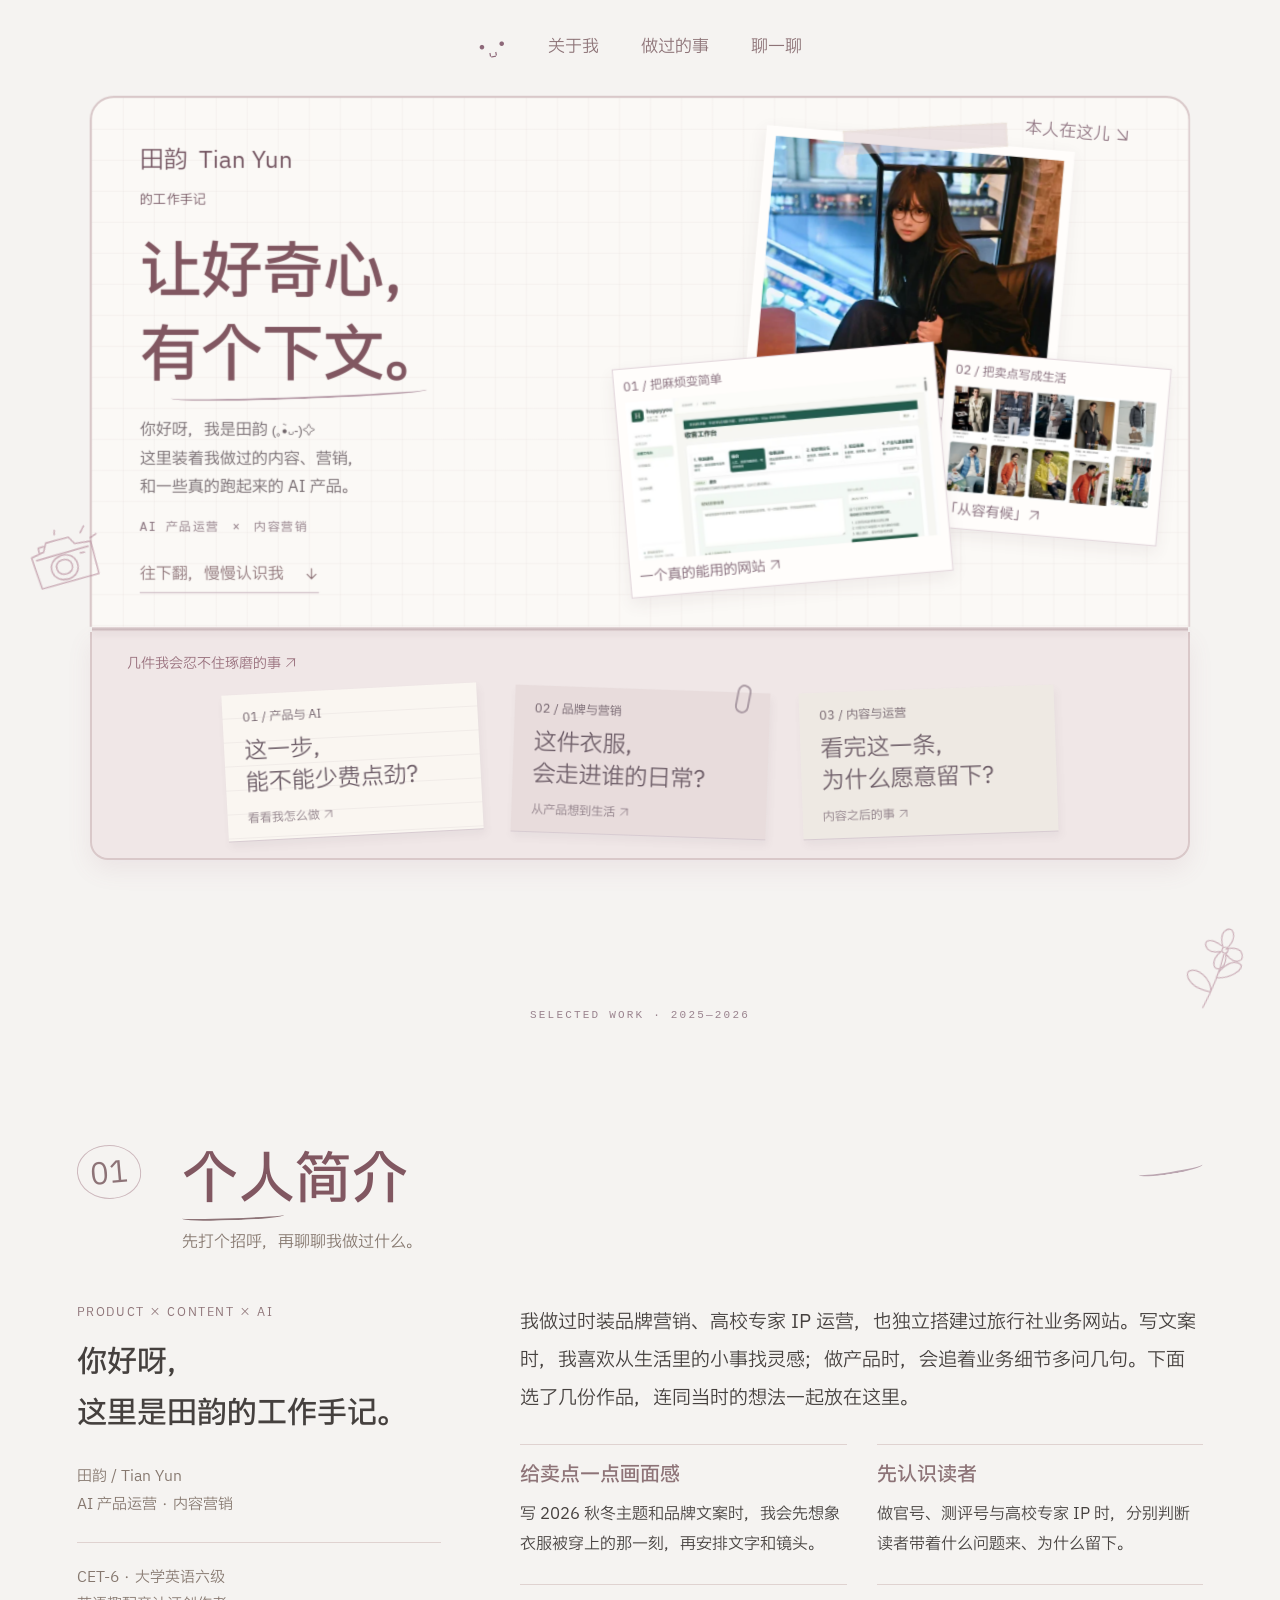
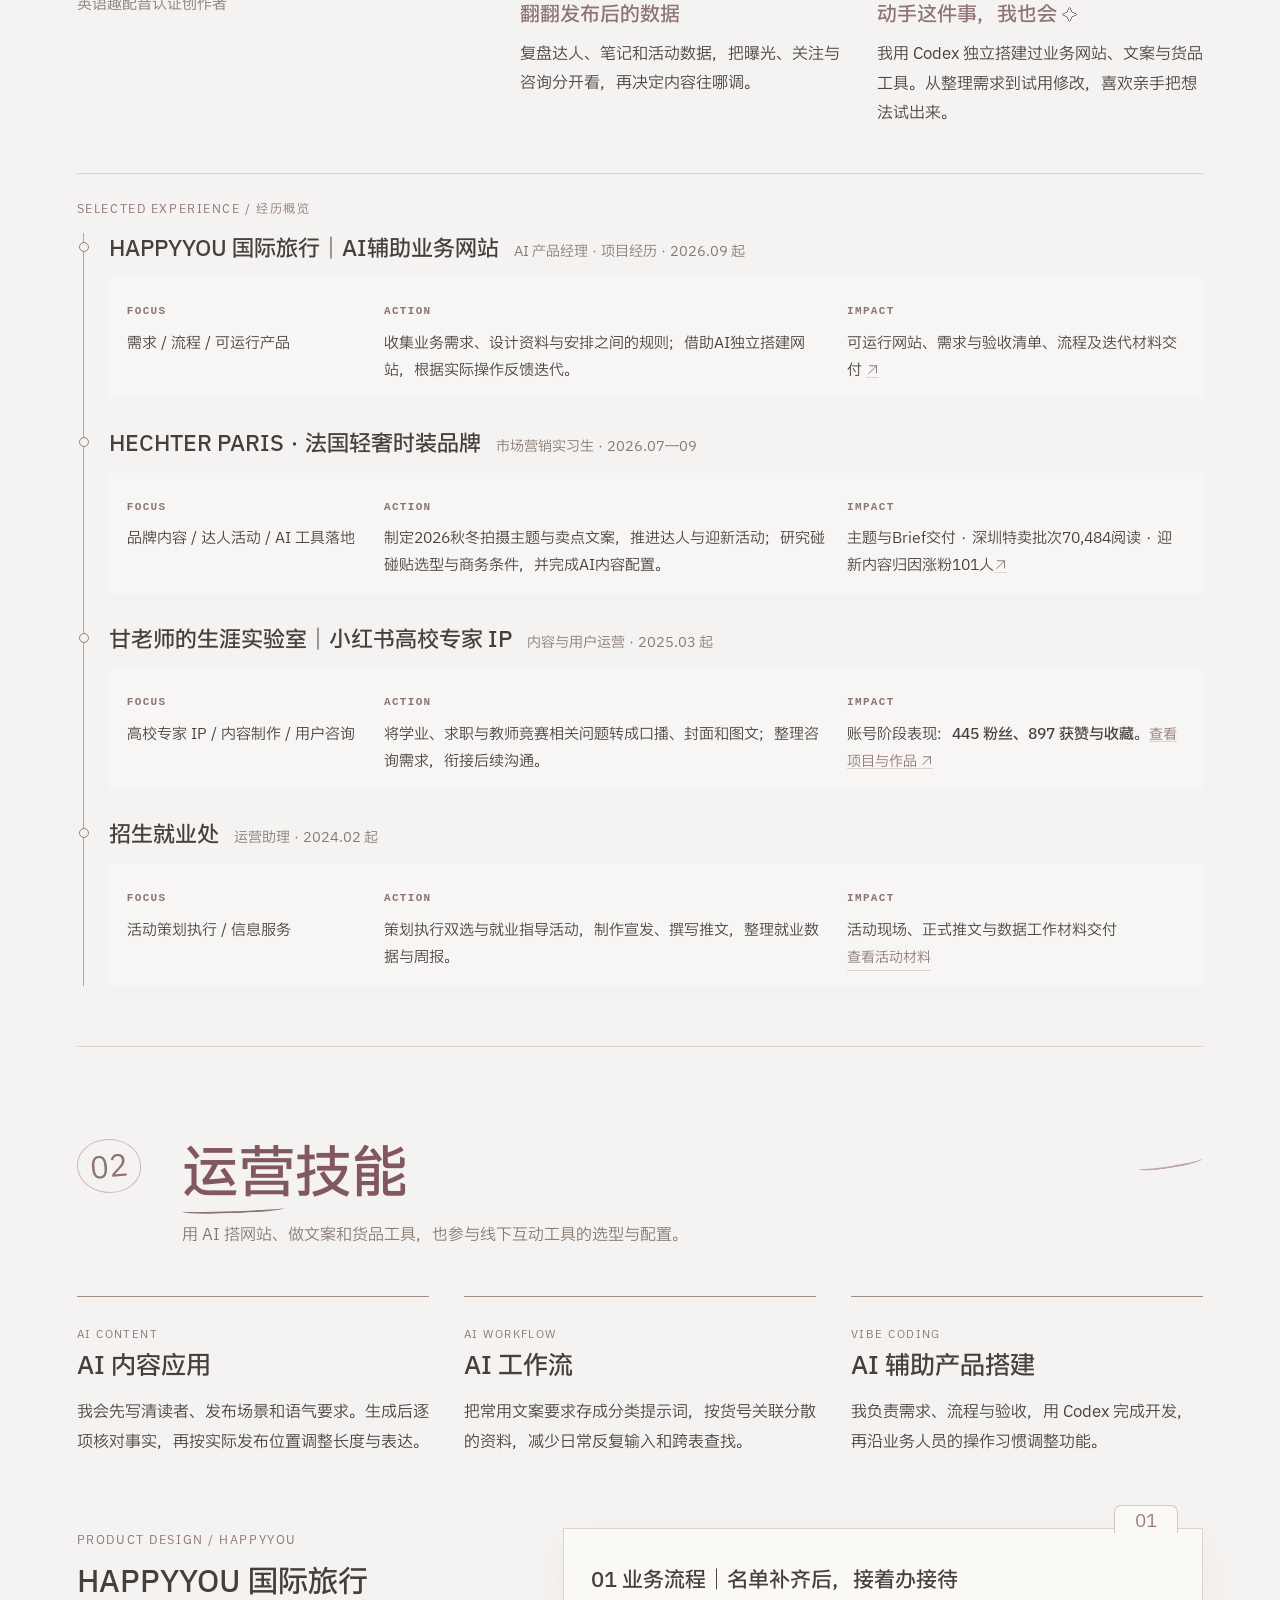
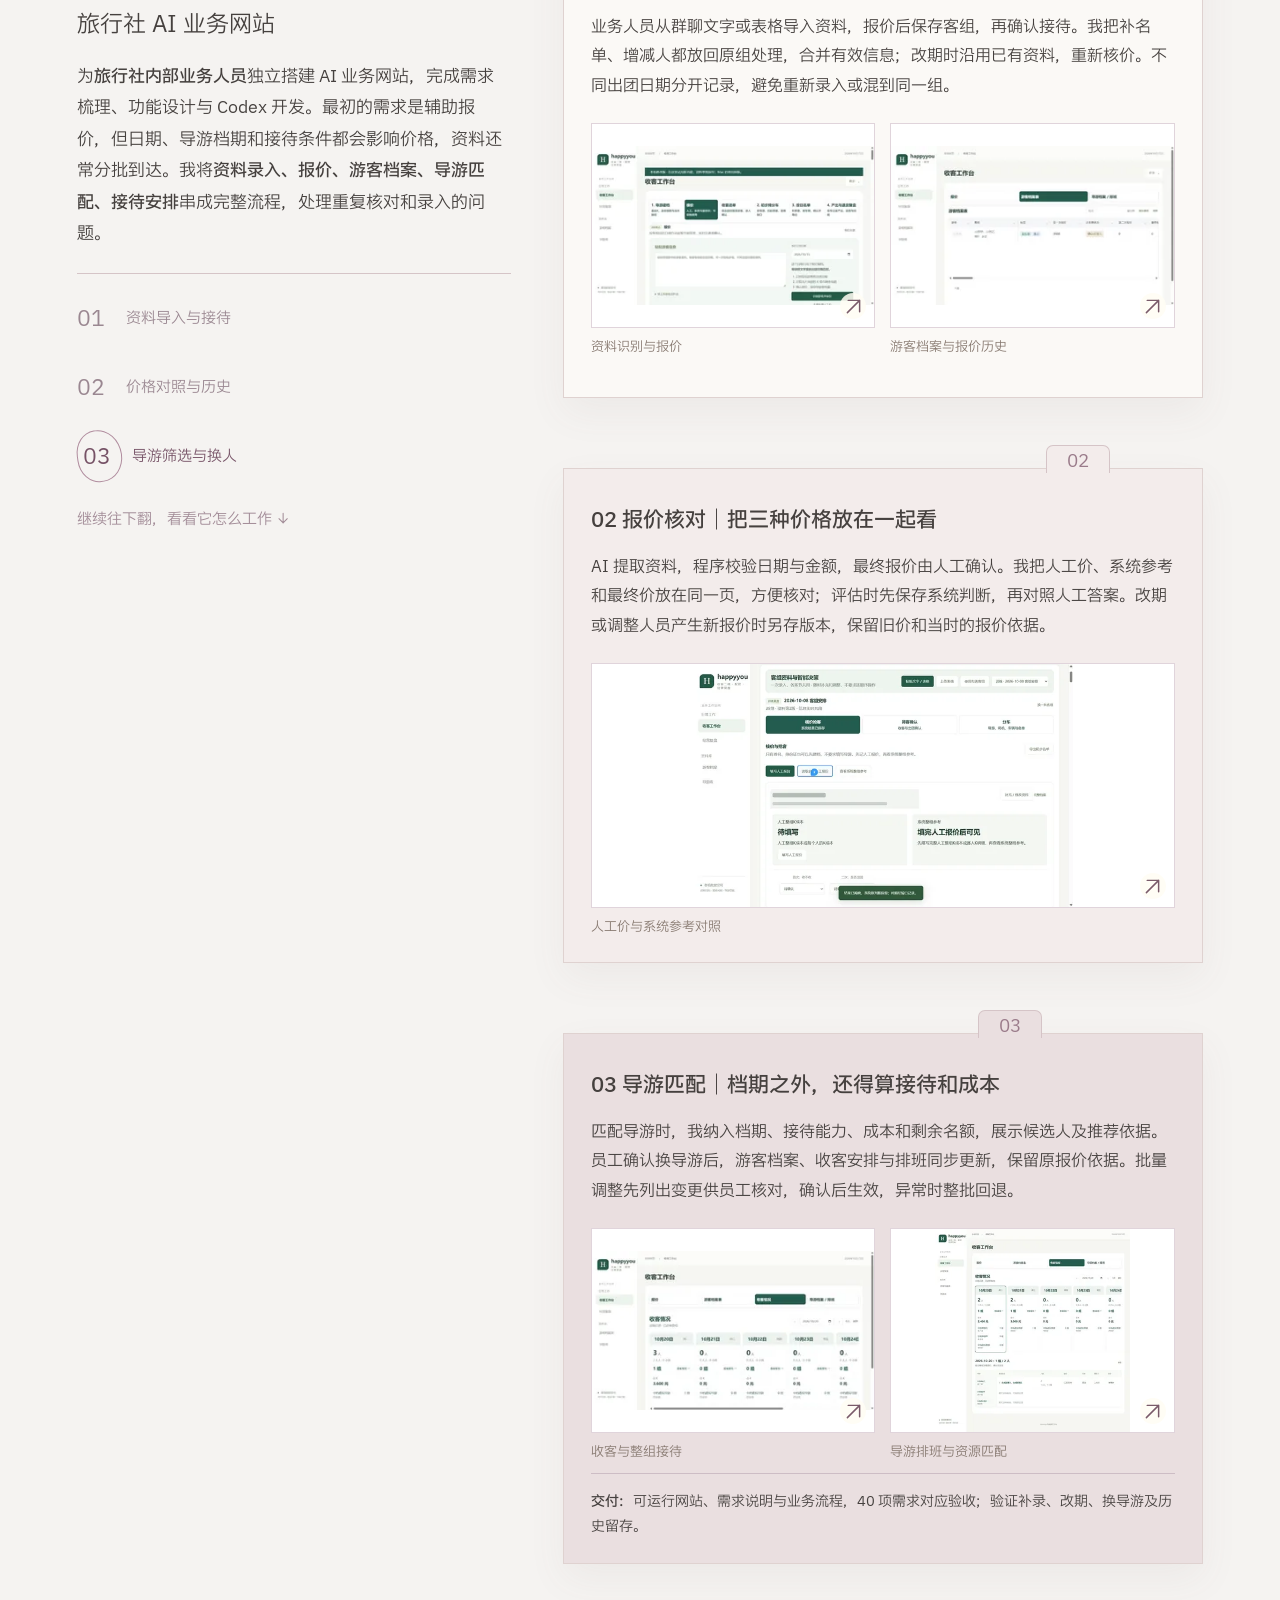
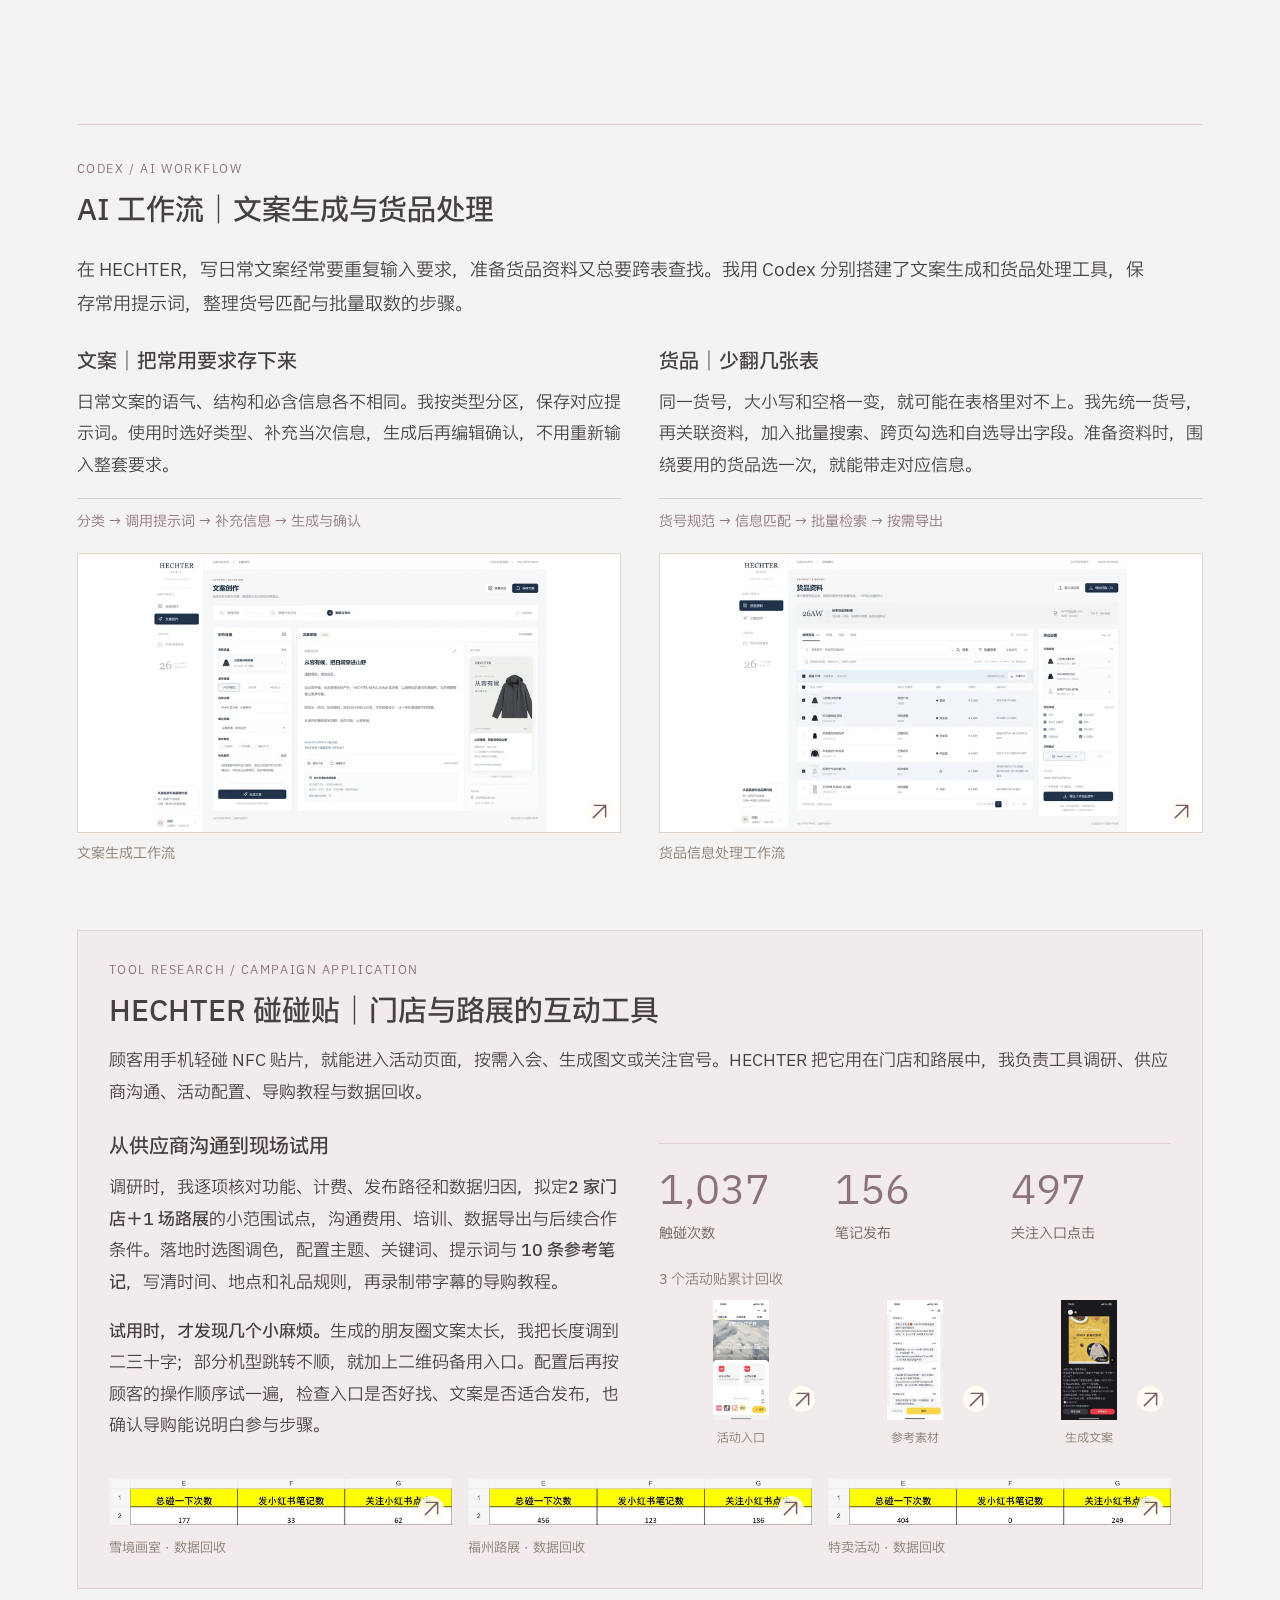
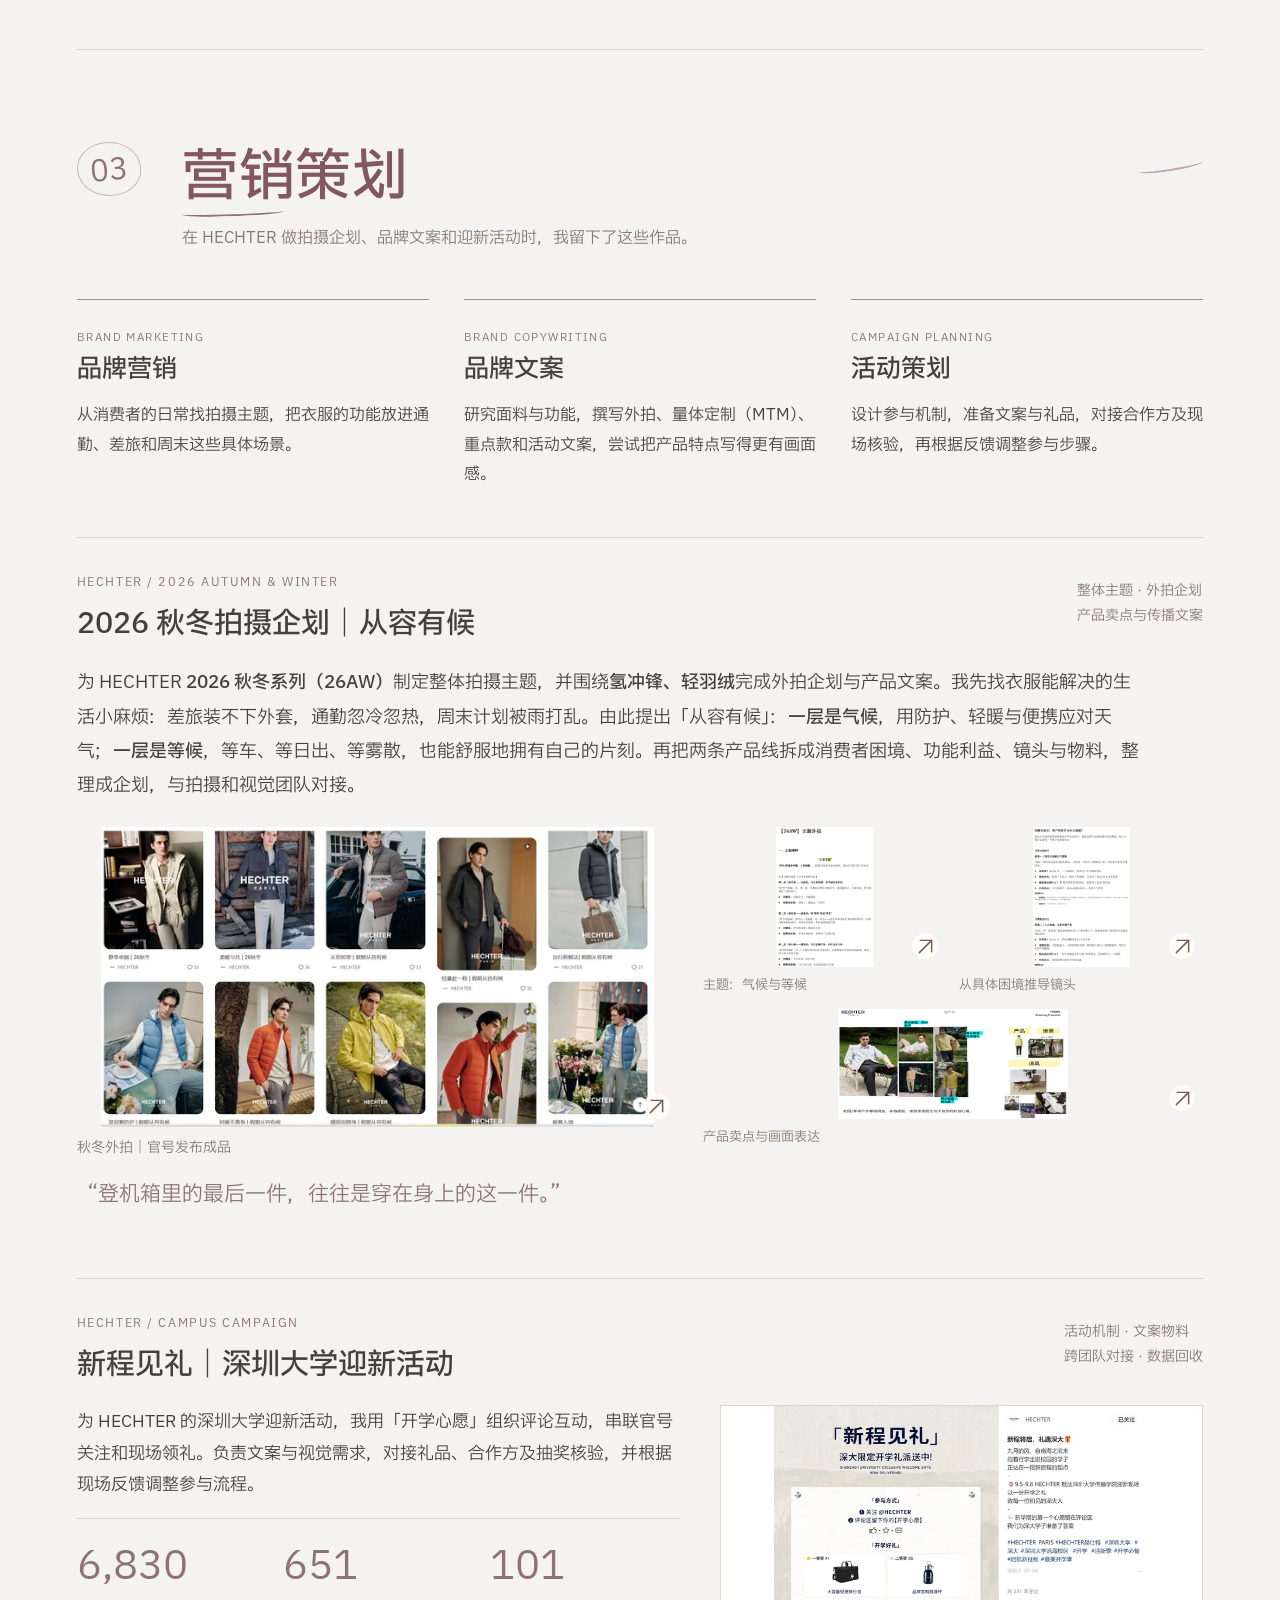
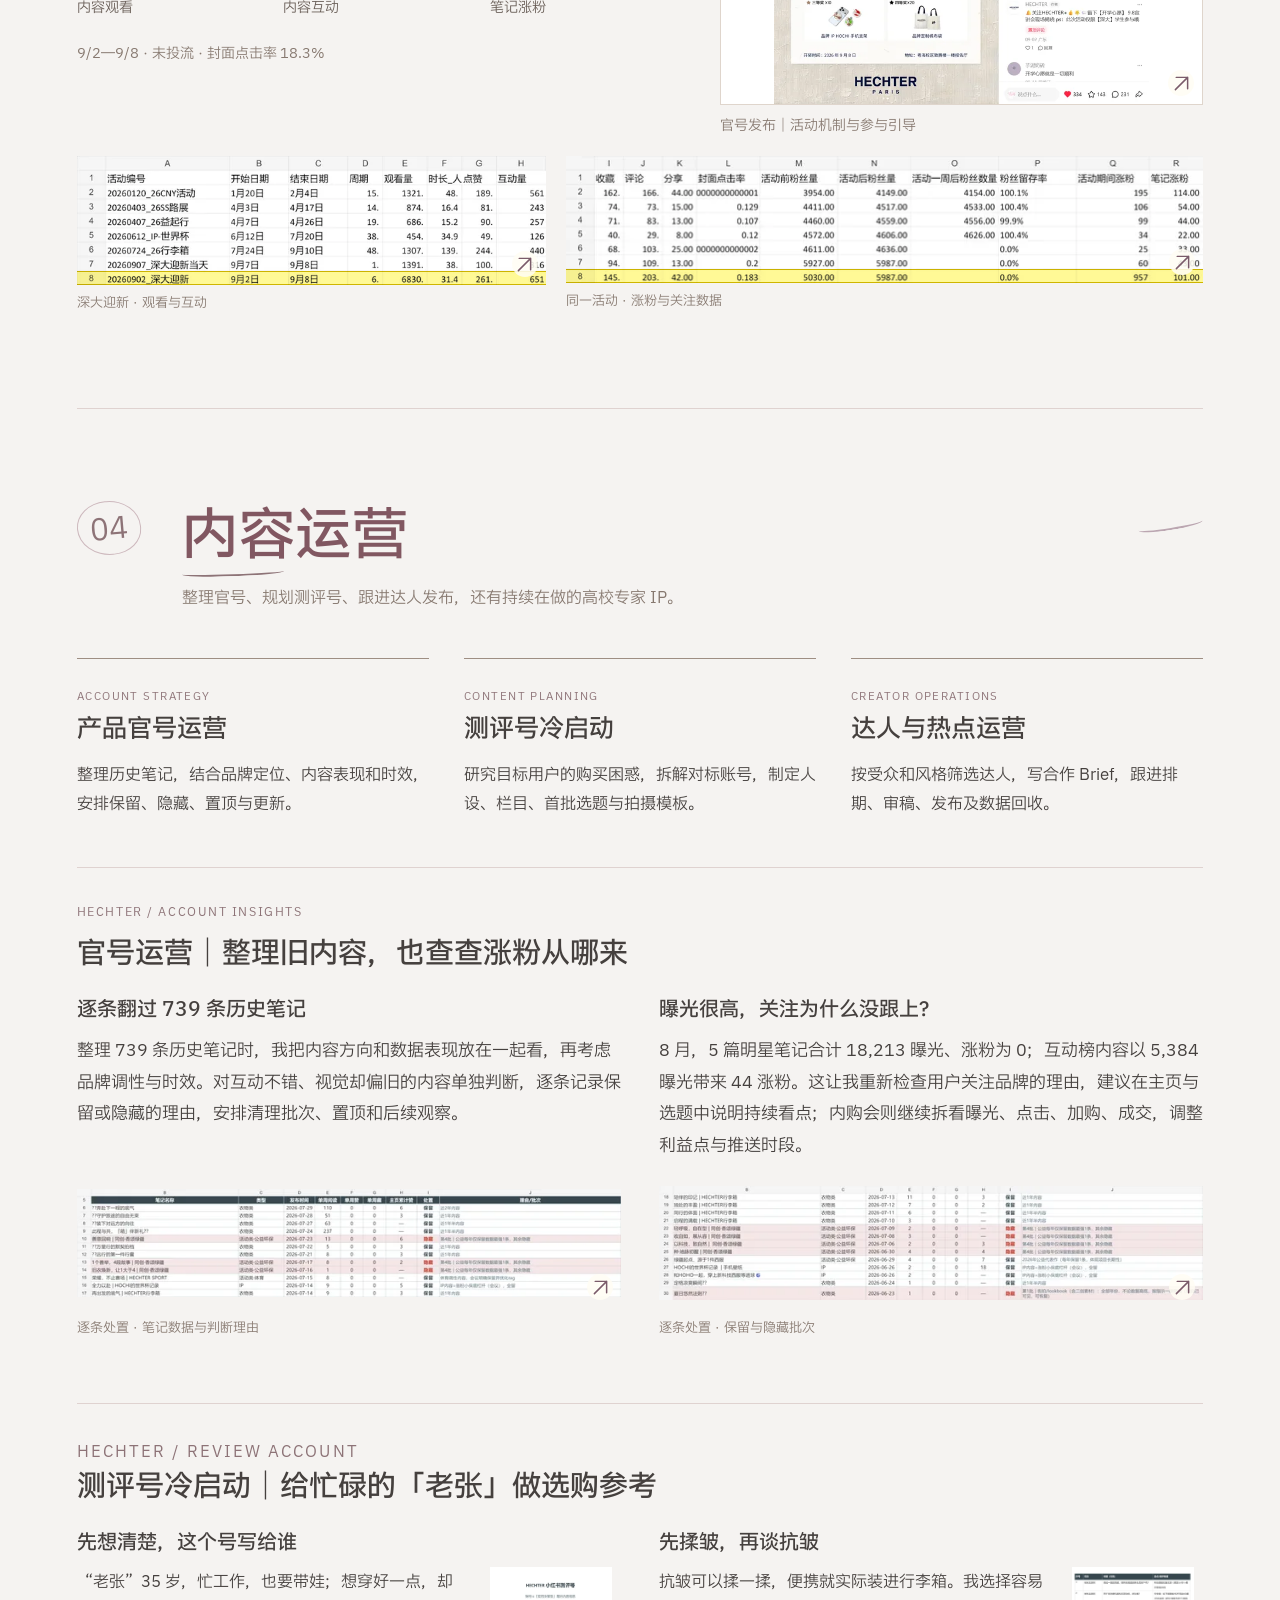
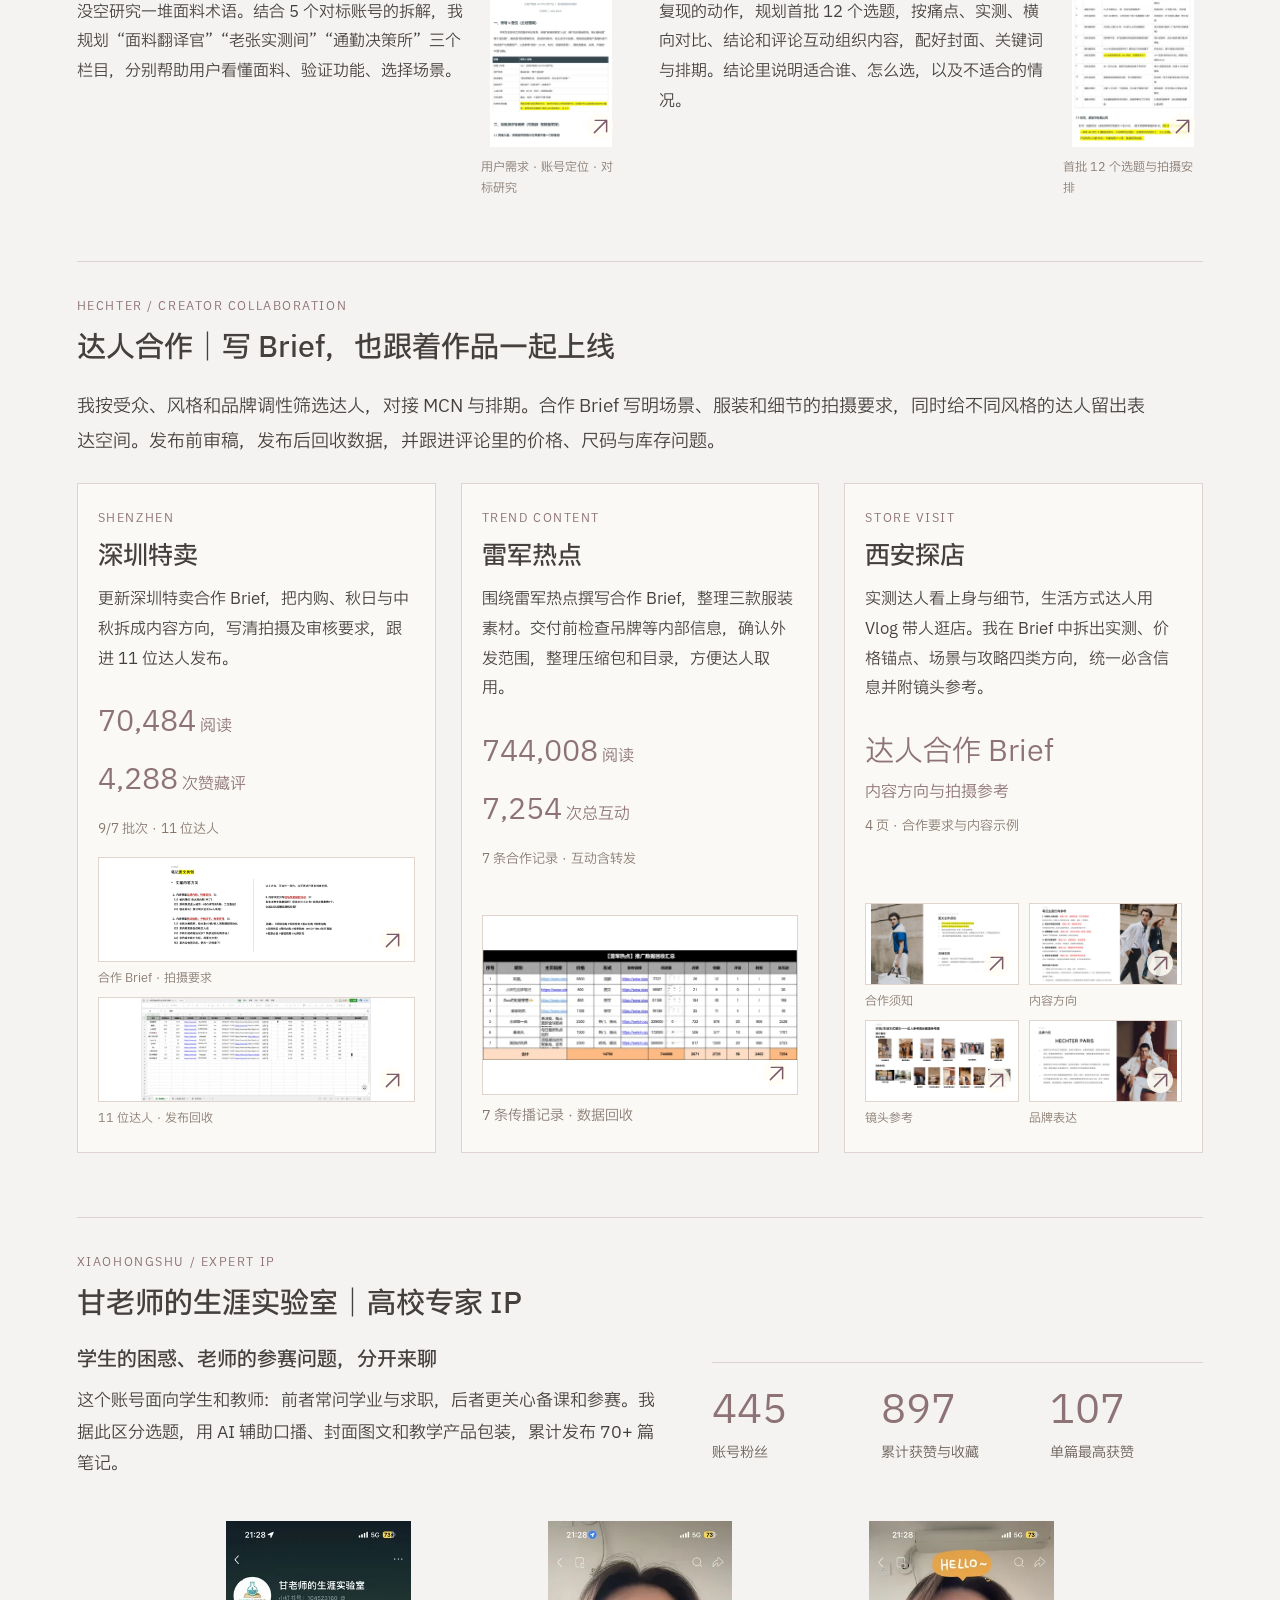
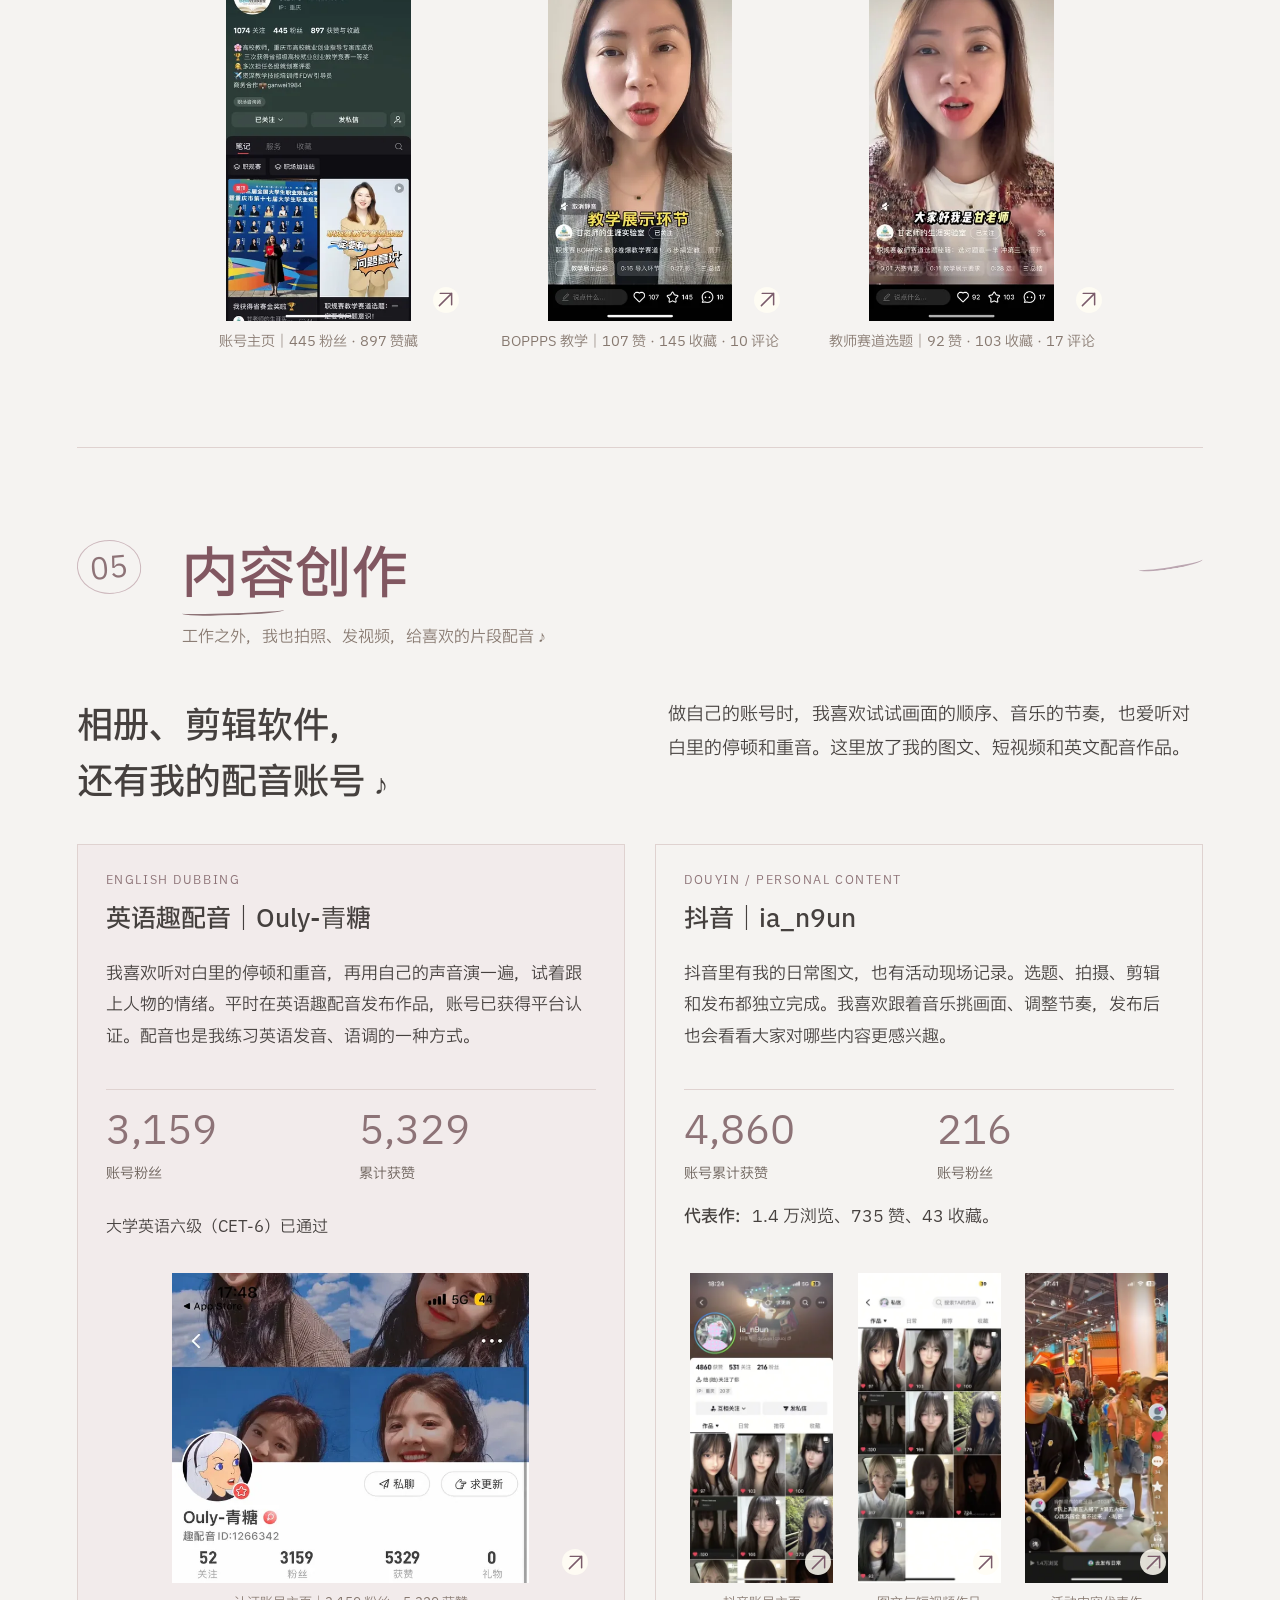
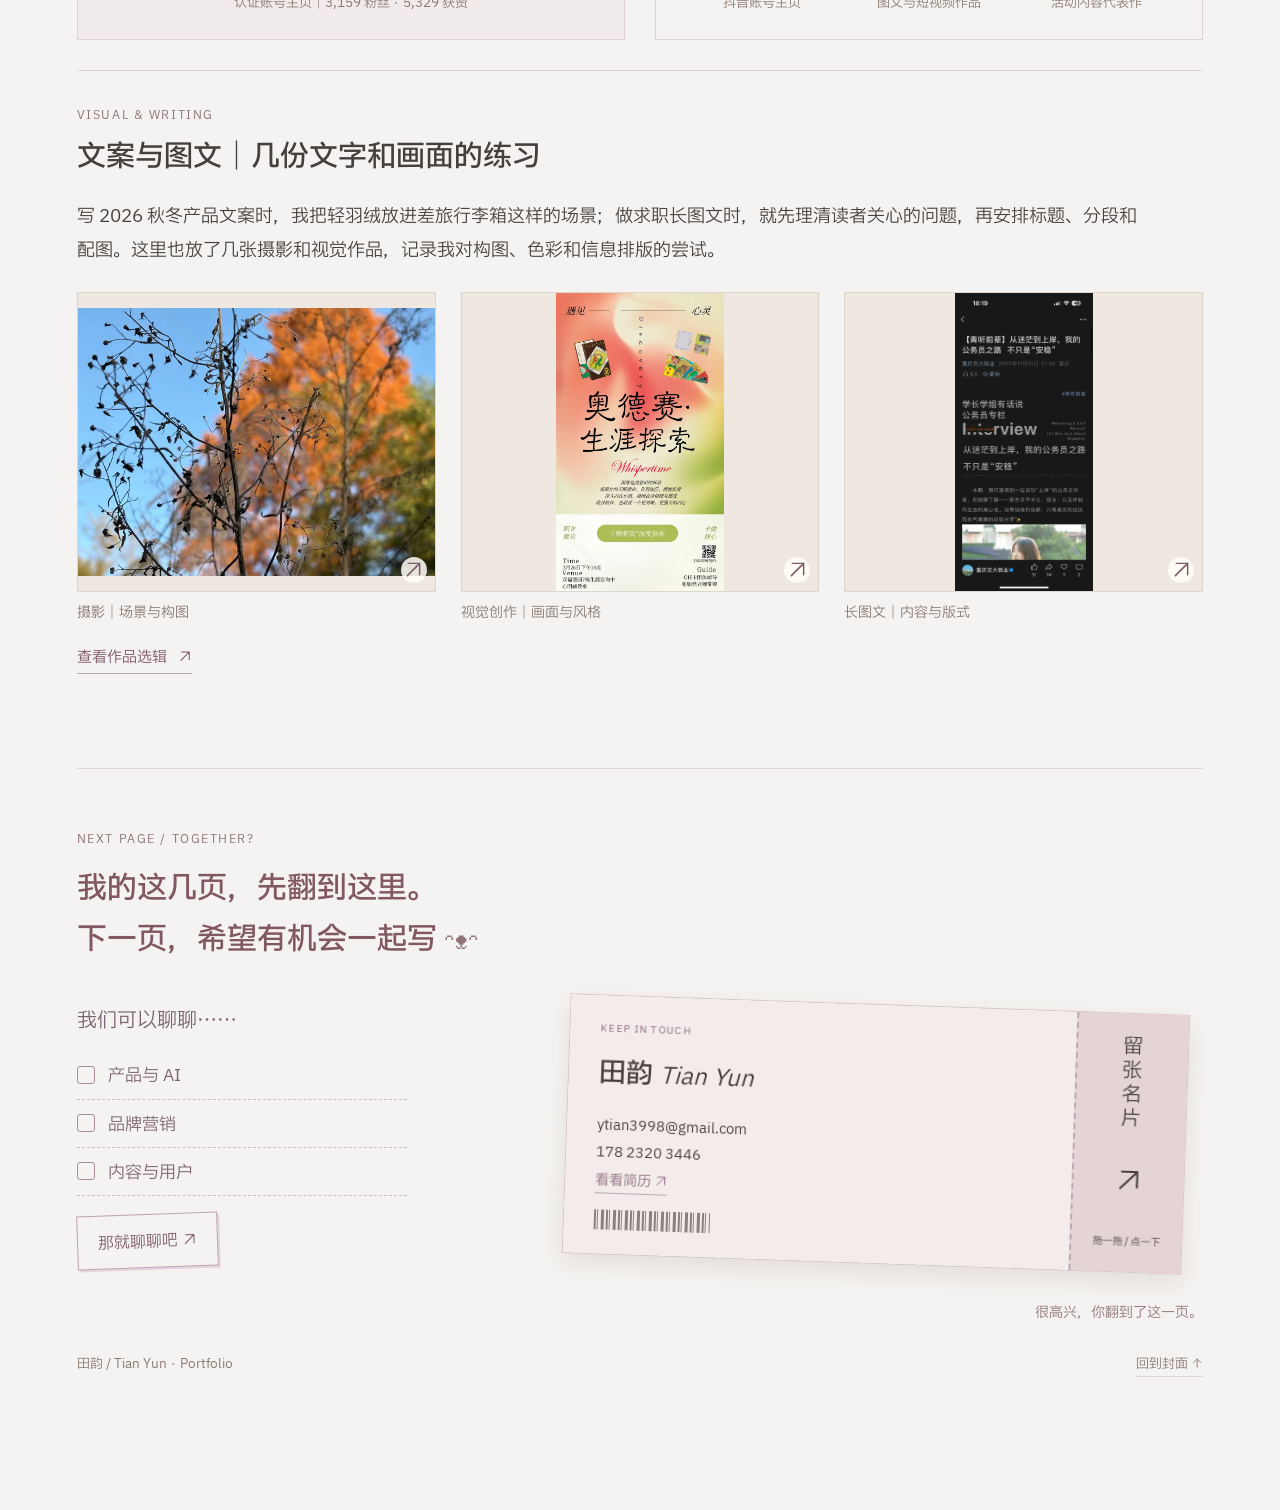
<file: index.html>
<!DOCTYPE html>
<html lang="zh-CN"><head><meta charset="UTF-8"><meta name="viewport" content="width=device-width, initial-scale=1"><meta name="description" content="田韵的作品集：AI 产品与工作流、HECHTER 品牌营销、高校专家 IP 内容运营。"><title>田韵 Tian Yun｜作品集</title><link rel="stylesheet" href="revision12.css?v=3789625cddf83707"><link rel="stylesheet" href="revision13.css?v=3789625cddf83707"><link rel="stylesheet" href="revision14.css?v=3789625cddf83707"><link rel="stylesheet" href="revision16.css?v=3789625cddf83707"><link rel="stylesheet" href="revision17.css?v=3789625cddf83707"><link rel="stylesheet" href="revision18.css?v=3789625cddf83707"><link rel="preload" href="assets/fonts/tian-sans-medium-r24.woff2?v=3789625cddf83707" as="font" type="font/woff2" crossorigin="anonymous"><link rel="preload" href="assets/fonts/tian-sans-regular-r24.woff2?v=3789625cddf83707" as="font" type="font/woff2" crossorigin="anonymous"><link rel="stylesheet" href="revision19.css?v=3789625cddf83707"><link rel="stylesheet" href="revision22.css?v=3789625cddf83707"><link rel="alternate" href="font-options.html?v=3789625cddf83707" title="正文字体对比"><link rel="stylesheet" href="revision24.css?v=3789625cddf83707"><meta name="portfolio-version" content="3789625cddf83707"></head><body><div class="progress" aria-hidden="true"></div><nav class="chapter-nav" aria-label="章节导航"><a href="#profile">01 个人简介</a><a href="#skills">02 运营技能</a><a href="#marketing">03 营销策划</a><a href="#operations">04 内容运营</a><a href="#creative">05 内容创作</a></nav><header class="hero studio-hero closing-book" id="hello">
  <nav class="studio-nav" aria-label="首页导航">
    <a class="hello-face" href="#profile" aria-label="认识田韵"><span class="eye">•</span><span class="smile">ᴗ</span><span class="eye">•</span></a>
    <a href="#profile">关于我</a><a href="#skills">做过的事</a><a href="#contact">聊一聊</a>
  </nav>
  <svg class="studio-doodle doodle-camera" viewbox="0 0 120 100" aria-hidden="true"><g fill="none" stroke="currentColor" stroke-width="2.4" stroke-linecap="round" stroke-linejoin="round"><path d="M12 31 32 28 39 16 74 18 80 30 104 34 101 84 13 80Z M18 37 98 40M25 27 26 20 34 20"></path><path d="M75 58c-3-25-41-21-40 2s41 25 40-2Z M67 58c-1-14-25-14-24 1s25 14 24-1Z M84 46l6 1M55 8 57 2M93 17l8-8M105 29l10-3"></path></g></svg>
  <svg class="studio-doodle doodle-flower" viewbox="0 0 120 160" aria-hidden="true"><g fill="none" stroke="currentColor" stroke-width="2" stroke-linecap="round"><path d="M53 152c8-34 12-64 11-95M59 123C23 127 9 106 15 99c15-11 41 6 44 24M62 98c24-4 42-27 33-32-16-6-33 16-33 32"></path><path d="M66 47c15-25-1-43-11-27-4 6-1 17 4 25-28-12-36 2-23 11 7 4 15 1 22-2-15 22-1 38 9 24 4-6 3-13 0-22 22 16 36 1 23-11-8-4-17-2-24 2Z"></path><circle cx="64" cy="50" r="5"></circle></g></svg>
  <div class="book-stage"><div class="field-book">
    <div class="book-upper">
      <div class="book-front"><div class="book-copy">
        <p class="book-byline">田韵 <i>Tian Yun</i> <span>的工作手记</span></p>
        <h1 aria-label="让好奇心，有个下文。"><span class="scribble-line" aria-hidden="true"><span class="scribble-glyph" style="--r:-2deg;--y:0px">让</span><span class="scribble-glyph" style="--r:1deg;--y:2px">好</span><span class="scribble-glyph" style="--r:-1deg;--y:-1px">奇</span><span class="scribble-glyph" style="--r:2deg;--y:1px">心</span><span class="scribble-glyph" style="--r:0deg;--y:0px">，</span></span><span class="scribble-line" aria-hidden="true"><span class="scribble-glyph" style="--r:-2deg;--y:0px">有</span><span class="scribble-glyph" style="--r:1deg;--y:2px">个</span><span class="scribble-glyph" style="--r:-1deg;--y:-1px">下</span><span class="scribble-glyph" style="--r:2deg;--y:1px">文</span><span class="scribble-glyph" style="--r:0deg;--y:0px">。</span></span></h1>
        <p class="book-intro">你好呀，我是田韵 <span class="kaomoji">(｡•̀ᴗ-)✧</span><br>这里装着我做过的内容、营销，<br>和一些真的跑起来的 AI 产品。</p>
        <div class="book-meta"><span>AI 产品运营</span><span>内容营销</span></div>
        <a class="book-read" href="#profile">往下翻，慢慢认识我 <span><svg class="ui-arrow" viewbox="0 0 24 24" aria-hidden="true" focusable="false" data-arrow="↓"><path d="M12 4v16m-7-7 7 7 7-7"></path></svg></span></a>
      </div>
      <div class="book-collage">
        <span class="hand-note note-hello">本人在这儿 <svg class="ui-arrow" viewbox="0 0 24 24" aria-hidden="true" focusable="false" data-arrow="↘"><path d="M5 5 19 19M6 19h13V6"></path></svg></span>
        <a href="#profile" class="photo-card tactile" aria-label="了解田韵的经历">
          <img src="assets/r22-cover-portrait.webp" width="1600" height="1067" alt="田韵的个人照片" fetchpriority="high" decoding="async" loading="eager">
          <span>Hi, nice to meet you!</span>
        </a>
        <a href="#ai-case" class="project-slip slip-product tactile" aria-label="查看 HAPPYYOU AI 业务网站"><span>01 / 把麻烦变简单</span><img src="assets/r22-cover-product.webp" width="1265" height="712" alt="HAPPYYOU 业务网站界面" decoding="async" loading="eager"><b>一个真的能用的网站 <svg class="ui-arrow" viewbox="0 0 24 24" aria-hidden="true" focusable="false" data-arrow="↗"><path d="M5 19 19 5M6 5h13v13"></path></svg></b></a>
        <a href="#shoot-case" class="project-slip slip-content tactile" aria-label="查看 HECHTER 从容有候拍摄企划"><span>02 / 把卖点写成生活</span><img src="assets/r22-cover-content.webp" width="2245" height="1216" alt="HECHTER 秋冬拍摄发布作品" decoding="async" loading="eager"><b>「从容有候」<svg class="ui-arrow" viewbox="0 0 24 24" aria-hidden="true" focusable="false" data-arrow="↗"><path d="M5 19 19 5M6 5h13v13"></path></svg></b></a>
        </div>
    </div><div class="book-back" aria-hidden="true"><span>田韵 / Tian Yun</span><strong>好奇心，<br>还在继续。</strong><small>几页工作，一点想法。<br>往下翻，故事在里面 <svg class="ui-arrow" viewbox="0 0 24 24" aria-hidden="true" focusable="false" data-arrow="↓"><path d="M12 4v16m-7-7 7 7 7-7"></path></svg></small><i>2025 — 2026</i></div></div>
    <div class="book-fold" aria-hidden="true"></div>
    <div class="book-lower">
      <p class="book-margin">几件我会忍不住琢磨的事 <svg class="ui-arrow" viewbox="0 0 24 24" aria-hidden="true" focusable="false" data-arrow="↗"><path d="M5 19 19 5M6 5h13v13"></path></svg></p>
      <div class="note-tabs">
        <a href="#ai-case" class="paper-note note-one tactile"><span>01 / 产品与 AI</span><b>这一步，<br>能不能少费点劲？</b><i>看看我怎么做 <svg class="ui-arrow" viewbox="0 0 24 24" aria-hidden="true" focusable="false" data-arrow="↗"><path d="M5 19 19 5M6 5h13v13"></path></svg></i></a>
        <a href="#marketing" class="paper-note note-two tactile"><span>02 / 品牌与营销</span><b>这件衣服，<br>会走进谁的日常？</b><i>从产品想到生活 <svg class="ui-arrow" viewbox="0 0 24 24" aria-hidden="true" focusable="false" data-arrow="↗"><path d="M5 19 19 5M6 5h13v13"></path></svg></i></a>
        <a href="#operations" class="paper-note note-three tactile"><span>03 / 内容与运营</span><b>看完这一条，<br>为什么愿意留下？</b><i>内容之后的事 <svg class="ui-arrow" viewbox="0 0 24 24" aria-hidden="true" focusable="false" data-arrow="↗"><path d="M5 19 19 5M6 5h13v13"></path></svg></i></a>
      </div>
    </div>
  </div>
  </div><span class="hero-edition">SELECTED WORK · 2025—2026</span>
</header>
<main><section class="section" id="profile"><div class="section-head"><span class="section-number">01</span><div><h2 aria-label="个人简介"><span class="chalk-letter" aria-hidden="true" style="--r:-3deg;--y:1px">个</span><span class="chalk-letter" aria-hidden="true" style="--r:2deg;--y:-1px">人</span><span class="chalk-letter" aria-hidden="true" style="--r:-1deg;--y:2px">简</span><span class="chalk-letter" aria-hidden="true" style="--r:3deg;--y:0px">介</span></h2><p>先打个招呼，再聊聊我做过什么。</p></div></div><div class="profile-grid"><div class="profile-note"><p class="eyebrow">PRODUCT × CONTENT × AI</p><h3>你好呀，<br>这里是田韵的工作手记。</h3><p>田韵 / Tian Yun<br>AI 产品运营 · 内容营销</p><p class="language">CET-6 · 大学英语六级<br>英语趣配音认证创作者</p></div><div><p class="intro">我做过时装品牌营销、高校专家 IP 运营，也独立搭建过旅行社业务网站。写文案时，我喜欢从生活里的小事找灵感；做产品时，会追着业务细节多问几句。下面选了几份作品，连同当时的想法一起放在这里。</p><div class="strengths"><article><h4>给卖点一点画面感</h4><p>写 2026 秋冬主题和品牌文案时，我会先想象衣服被穿上的那一刻，再安排文字和镜头。</p></article><article><h4>先认识读者</h4><p>做官号、测评号与高校专家 IP 时，分别判断读者带着什么问题来、为什么留下。</p></article><article><h4>翻翻发布后的数据</h4><p>复盘达人、笔记和活动数据，把曝光、关注与咨询分开看，再决定内容往哪调。</p></article><article><h4>动手这件事，我也会 <span class="kaomoji">✧</span></h4><p>我用 Codex 独立搭建过业务网站、文案与货品工具。从整理需求到试用修改，喜欢亲手把想法试出来。</p></article></div></div></div>
<div class="experience-list r13-experience"><div class="eyebrow">SELECTED EXPERIENCE / 经历概览</div><div class="timeline restored-experience"><div class="job"><div class="job-top"><h3>HAPPYYOU 国际旅行｜AI辅助业务网站</h3><span class="role">AI 产品经理 · 项目经历 · 2026.09 起</span></div><div class="job-scan"><div><span>FOCUS</span><p>需求 / 流程 / 可运行产品</p></div><div><span>ACTION</span><p>收集业务需求、设计资料与安排之间的规则；借助AI独立搭建网站，根据实际操作反馈迭代。</p></div><div><span>IMPACT</span><p>可运行网站、需求与验收清单、流程及迭代材料交付 <a href="#ai-case" aria-label="查看项目"><svg class="ui-arrow" viewbox="0 0 24 24" aria-hidden="true" focusable="false" data-arrow="↗"><path d="M5 19 19 5M6 5h13v13"></path></svg></a></p></div></div></div><div class="job"><div class="job-top"><h3>HECHTER PARIS · 法国轻奢时装品牌</h3><span class="role">市场营销实习生 · 2026.07—09</span></div><div class="job-scan"><div><span>FOCUS</span><p>品牌内容 / 达人活动 / AI 工具落地</p></div><div><span>ACTION</span><p>制定2026秋冬拍摄主题与卖点文案，推进达人与迎新活动；研究碰碰贴选型与商务条件，并完成AI内容配置。</p></div><div><span>IMPACT</span><p>主题与Brief交付 · 深圳特卖批次70,484阅读 · 迎新内容归因涨粉101人<a href="#campus-case" aria-label="查看HECHTER PARIS · 法国时装品牌项目"><svg class="ui-arrow" viewbox="0 0 24 24" aria-hidden="true" focusable="false" data-arrow="↗"><path d="M5 19 19 5M6 5h13v13"></path></svg></a></p></div></div></div><div class="job"><div class="job-top"><h3>甘老师的生涯实验室｜小红书高校专家 IP</h3><span class="role">内容与用户运营 · 2025.03 起</span></div><div class="job-scan"><div><span>FOCUS</span><p>高校专家 IP / 内容制作 / 用户咨询</p></div><div><span>ACTION</span><p>将学业、求职与教师竞赛相关问题转成口播、封面和图文；整理咨询需求，衔接后续沟通。</p></div><div><span>IMPACT</span><p>账号阶段表现：<b>445 粉丝、897 获赞与收藏</b>。<a href="#gan-case">查看项目与作品 <svg class="ui-arrow" viewbox="0 0 24 24" aria-hidden="true" focusable="false" data-arrow="↗"><path d="M5 19 19 5M6 5h13v13"></path></svg></a></p></div></div></div><div class="job"><div class="job-top"><h3>招生就业处</h3><span class="role">运营助理 · 2024.02 起</span></div><div class="job-scan"><div><span>FOCUS</span><p>活动策划执行 / 信息服务</p></div><div><span>ACTION</span><p>策划执行双选与就业指导活动，制作宣发、撰写推文，整理就业数据与周报。</p></div><div><span>IMPACT</span><p>活动现场、正式推文与数据工作材料交付 <button type="button" data-gallery="support" aria-label="查看招生就业处活动材料">查看活动材料</button></p></div></div></div></div></div></section><section class="section" id="skills"><div class="section-head"><span class="section-number">02</span><div><h2 aria-label="运营技能"><span class="chalk-letter" aria-hidden="true" style="--r:-3deg;--y:1px">运</span><span class="chalk-letter" aria-hidden="true" style="--r:2deg;--y:-1px">营</span><span class="chalk-letter" aria-hidden="true" style="--r:-1deg;--y:2px">技</span><span class="chalk-letter" aria-hidden="true" style="--r:3deg;--y:0px">能</span></h2><p>用 AI 搭网站、做文案和货品工具，也参与线下互动工具的选型与配置。</p></div></div><div class="capabilities"><article><span class="eyebrow">AI CONTENT</span><h3>AI 内容应用</h3><p>我会先写清读者、发布场景和语气要求。生成后逐项核对事实，再按实际发布位置调整长度与表达。</p></article><article><span class="eyebrow">AI WORKFLOW</span><h3>AI 工作流</h3><p>把常用文案要求存成分类提示词，按货号关联分散的资料，减少日常反复输入和跨表查找。</p></article><article><span class="eyebrow">VIBE CODING</span><h3>AI 辅助产品搭建</h3><p>我负责需求、流程与验收，用 Codex 完成开发，再沿业务人员的操作习惯调整功能。</p></article></div><article class="case featured scroll-story" id="ai-case"><div class="story-layout"><div class="story-pin"><div class="case-top"><div><p class="eyebrow">PRODUCT DESIGN / HAPPYYOU</p><h3>HAPPYYOU 国际旅行<span>旅行社 AI 业务网站</span></h3></div></div><p class="case-lead">为<b>旅行社内部业务人员</b>独立搭建 AI 业务网站，完成需求梳理、功能设计与 Codex 开发。<span class="mobile-break" aria-hidden="true"></span>最初的需求是辅助报价，但日期、导游档期和接待条件都会影响价格，资料还常分批到达。<span class="mobile-break" aria-hidden="true"></span>我将<b>资料录入、报价、游客档案、导游匹配、接待安排</b>串成完整流程，处理重复核对和录入的问题。</p><nav class="story-index" aria-label="HAPPYYOU 项目步骤"><a href="#happy-step-1" data-story-step="0"><span>01</span><b>资料导入与接待</b></a><a href="#happy-step-2" data-story-step="1"><span>02</span><b>价格对照与历史</b></a><a href="#happy-step-3" data-story-step="2"><span>03</span><b>导游筛选与换人</b></a></nav><p class="story-scroll-note">继续往下翻，看看它怎么工作 <svg class="ui-arrow" viewbox="0 0 24 24" aria-hidden="true" focusable="false" data-arrow="↓"><path d="M12 4v16m-7-7 7 7 7-7"></path></svg></p></div><div class="story-pages"><section class="story-page" id="happy-step-1" data-story-page="0" aria-label="HAPPYYOU 第1步"><span class="story-page-tab" aria-hidden="true">01</span><article><h4>01 业务流程｜名单补齐后，接着办接待</h4><p>业务人员从群聊文字或表格导入资料，报价后保存客组，再确认接待。我把补名单、增减人都放回原组处理，合并有效信息；改期时沿用已有资料，重新核价。不同出团日期分开记录，避免重新录入或混到同一组。</p></article><div class="story-evidence"><figure class="proof "><button type="button" class="proof-image" data-gallery="happy" data-index="0" aria-label="放大：资料识别与报价"><span class="image-frame"><img src="assets/previews-r24/ai7-quote-full-146bf-640.webp" width="1265" height="712" loading="lazy" alt="资料识别与报价" decoding="async" data-original-src="assets/ai7-quote-full.jpg" srcset="assets/previews-r24/ai7-quote-full-146bf-320.webp 320w, assets/previews-r24/ai7-quote-full-146bf-640.webp 640w, assets/previews-r24/ai7-quote-full-146bf-960.webp 960w" sizes="(max-width:650px) 40vw, (max-width:1000px) 22vw, 300px"></span><span class="zoom-hint" aria-hidden="true"><svg class="ui-arrow" viewbox="0 0 24 24" aria-hidden="true" focusable="false" data-arrow="↗"><path d="M5 19 19 5M6 5h13v13"></path></svg></span></button><figcaption>资料识别与报价</figcaption></figure><figure class="proof "><button type="button" class="proof-image" data-gallery="happy" data-index="1" aria-label="放大：游客档案与报价历史"><span class="image-frame"><img src="assets/previews-r24/ai7-archive-full-04612-640.webp" width="1265" height="712" loading="lazy" alt="游客档案与报价历史" decoding="async" data-original-src="assets/ai7-archive-full.jpg" srcset="assets/previews-r24/ai7-archive-full-04612-320.webp 320w, assets/previews-r24/ai7-archive-full-04612-640.webp 640w, assets/previews-r24/ai7-archive-full-04612-960.webp 960w" sizes="(max-width:650px) 40vw, (max-width:1000px) 22vw, 300px"></span><span class="zoom-hint" aria-hidden="true"><svg class="ui-arrow" viewbox="0 0 24 24" aria-hidden="true" focusable="false" data-arrow="↗"><path d="M5 19 19 5M6 5h13v13"></path></svg></span></button><figcaption>游客档案与报价历史</figcaption></figure></div></section><section class="story-page" id="happy-step-2" data-story-page="1" aria-label="HAPPYYOU 第2步"><span class="story-page-tab" aria-hidden="true">02</span><article><h4>02 报价核对｜把三种价格放在一起看</h4><p>AI 提取资料，程序校验日期与金额，最终报价由人工确认。我把人工价、系统参考和最终价放在同一页，方便核对；评估时先保存系统判断，再对照人工答案。改期或调整人员产生新报价时另存版本，保留旧价和当时的报价依据。</p></article><div class="story-evidence single-evidence"><figure class="proof "><button type="button" class="proof-image" data-gallery="happy" data-index="4" aria-label="放大：人工价与系统参考对照"><span class="image-frame"><img src="assets/previews-r24/ai7-compare-full-67d73-640.webp" width="1280" height="818" loading="lazy" alt="人工价与系统参考对照" decoding="async" data-original-src="assets/ai7-compare-full.jpg" srcset="assets/previews-r24/ai7-compare-full-67d73-320.webp 320w, assets/previews-r24/ai7-compare-full-67d73-640.webp 640w, assets/previews-r24/ai7-compare-full-67d73-960.webp 960w" sizes="(max-width:650px) 88vw, (max-width:1000px) 44vw, 600px"></span><span class="zoom-hint" aria-hidden="true"><svg class="ui-arrow" viewbox="0 0 24 24" aria-hidden="true" focusable="false" data-arrow="↗"><path d="M5 19 19 5M6 5h13v13"></path></svg></span></button><figcaption>人工价与系统参考对照</figcaption></figure></div></section><section class="story-page" id="happy-step-3" data-story-page="2" aria-label="HAPPYYOU 第3步"><span class="story-page-tab" aria-hidden="true">03</span><article><h4>03 导游匹配｜档期之外，还得算接待和成本</h4><p>匹配导游时，我纳入档期、接待能力、成本和剩余名额，展示候选人及推荐依据。员工确认换导游后，游客档案、收客安排与排班同步更新，保留原报价依据。批量调整先列出变更供员工核对，确认后生效，异常时整批回退。</p></article><div class="story-evidence"><figure class="proof "><button type="button" class="proof-image" data-gallery="happy" data-index="2" aria-label="放大：收客与整组接待"><span class="image-frame"><img src="assets/previews-r24/ai7-intake-full-824fb-640.webp" width="1265" height="712" loading="lazy" alt="收客与整组接待" decoding="async" data-original-src="assets/ai7-intake-full.jpg" srcset="assets/previews-r24/ai7-intake-full-824fb-320.webp 320w, assets/previews-r24/ai7-intake-full-824fb-640.webp 640w, assets/previews-r24/ai7-intake-full-824fb-960.webp 960w" sizes="(max-width:650px) 40vw, (max-width:1000px) 22vw, 300px"></span><span class="zoom-hint" aria-hidden="true"><svg class="ui-arrow" viewbox="0 0 24 24" aria-hidden="true" focusable="false" data-arrow="↗"><path d="M5 19 19 5M6 5h13v13"></path></svg></span></button><figcaption>收客与整组接待</figcaption></figure><figure class="proof "><button type="button" class="proof-image" data-gallery="happy" data-index="3" aria-label="放大：导游排班与资源匹配"><span class="image-frame"><img src="assets/previews-r24/ai7-scheduled-full-4224f-640.webp" width="1264" height="1318" loading="lazy" alt="导游排班与资源匹配" decoding="async" data-original-src="assets/ai7-scheduled-full.jpg" srcset="assets/previews-r24/ai7-scheduled-full-4224f-320.webp 320w, assets/previews-r24/ai7-scheduled-full-4224f-640.webp 640w, assets/previews-r24/ai7-scheduled-full-4224f-960.webp 960w" sizes="(max-width:650px) 40vw, (max-width:1000px) 22vw, 300px"></span><span class="zoom-hint" aria-hidden="true"><svg class="ui-arrow" viewbox="0 0 24 24" aria-hidden="true" focusable="false" data-arrow="↗"><path d="M5 19 19 5M6 5h13v13"></path></svg></span></button><figcaption>导游排班与资源匹配</figcaption></figure></div><p class="delivery"><b>交付：</b>可运行网站、需求说明与业务流程，40 项需求对应验收；验证补录、改期、换导游及历史留存。</p></section></div></div></article><article class="case" id="workflow-case"><div class="case-top"><div><p class="eyebrow">CODEX / AI WORKFLOW</p><h3>AI 工作流｜文案生成与货品处理</h3></div></div><p class="case-lead">在 HECHTER，写日常文案经常要重复输入要求，准备货品资料又总要跨表查找。我用 Codex 分别搭建了文案生成和货品处理工具，保存常用提示词，整理货号匹配与批量取数的步骤。</p><div class="two-up"><article><h4>文案｜把常用要求存下来</h4><p>日常文案的语气、结构和必含信息各不相同。我按类型分区，保存对应提示词。使用时选好类型、补充当次信息，生成后再编辑确认，不用重新输入整套要求。</p><p class="flow">分类 → 调用提示词 → 补充信息 → 生成与确认</p><figure class="proof "><button type="button" class="proof-image" data-gallery="workflow" data-index="0" aria-label="放大：文案生成工作流"><span class="image-frame"><img src="assets/previews-r24/r9-goods-copy-66035-640.webp" width="3200" height="2240" loading="lazy" alt="文案生成工作流" decoding="async" data-original-src="assets/r9-goods-copy.png" srcset="assets/previews-r24/r9-goods-copy-66035-320.webp 320w, assets/previews-r24/r9-goods-copy-66035-640.webp 640w, assets/previews-r24/r9-goods-copy-66035-960.webp 960w" sizes="(max-width:650px) 88vw, (max-width:1000px) 44vw, 600px"></span><span class="zoom-hint" aria-hidden="true"><svg class="ui-arrow" viewbox="0 0 24 24" aria-hidden="true" focusable="false" data-arrow="↗"><path d="M5 19 19 5M6 5h13v13"></path></svg></span></button><figcaption>文案生成工作流</figcaption></figure></article><article><h4>货品｜少翻几张表</h4><p>同一货号，大小写和空格一变，就可能在表格里对不上。我先统一货号，再关联资料，加入批量搜索、跨页勾选和自选导出字段。准备资料时，围绕要用的货品选一次，就能带走对应信息。</p><p class="flow">货号规范 → 信息匹配 → 批量检索 → 按需导出</p><figure class="proof "><button type="button" class="proof-image" data-gallery="workflow" data-index="1" aria-label="放大：货品信息处理工作流"><span class="image-frame"><img src="assets/previews-r24/r9-goods-library-0b485-640.webp" width="3200" height="2270" loading="lazy" alt="货品信息处理工作流" decoding="async" data-original-src="assets/r9-goods-library.png" srcset="assets/previews-r24/r9-goods-library-0b485-320.webp 320w, assets/previews-r24/r9-goods-library-0b485-640.webp 640w, assets/previews-r24/r9-goods-library-0b485-960.webp 960w" sizes="(max-width:650px) 88vw, (max-width:1000px) 44vw, 600px"></span><span class="zoom-hint" aria-hidden="true"><svg class="ui-arrow" viewbox="0 0 24 24" aria-hidden="true" focusable="false" data-arrow="↗"><path d="M5 19 19 5M6 5h13v13"></path></svg></span></button><figcaption>货品信息处理工作流</figcaption></figure></article></div></article><article class="case tinted" id="nfc-case"><p class="eyebrow">TOOL RESEARCH / CAMPAIGN APPLICATION</p><h3>HECHTER 碰碰贴｜门店与路展的互动工具</h3><p class="case-lead nfc-context">顾客用手机轻碰 NFC 贴片，就能进入活动页面，按需入会、生成图文或关注官号。HECHTER 把它用在门店和路展中，我负责工具调研、供应商沟通、活动配置、导购教程与数据回收。</p><div class="two-up"><div><h4>从供应商沟通到现场试用</h4><p>调研时，我逐项核对功能、计费、发布路径和数据归因，拟定<b>2 家门店＋1 场路展</b>的小范围试点，沟通费用、培训、数据导出与后续合作条件。<span class="mobile-break" aria-hidden="true"></span>落地时选图调色，配置主题、关键词、提示词与 <b>10 条参考笔记</b>，写清时间、地点和礼品规则，再录制带字幕的导购教程。</p><p><b>试用时，才发现几个小麻烦。</b>生成的朋友圈文案太长，我把长度调到二三十字；部分机型跳转不顺，就加上二维码备用入口。配置后再按顾客的操作顺序试一遍，检查入口是否好找、文案是否适合发布，也确认导购能说明白参与步骤。</p></div><div><div class="metrics"><div><strong>1,037</strong><span>触碰次数</span></div><div><strong>156</strong><span>笔记发布</span></div><div><strong>497</strong><span>关注入口点击</span></div></div><p class="metric-period">3 个活动贴累计回收</p><div class="compact-evidence nfc-phones"><figure class="proof "><button type="button" class="proof-image" data-gallery="nfc" data-index="0" aria-label="放大：活动入口"><span class="image-frame"><img src="assets/previews-r24/r9-nfc-settings-d1d5a-640.webp" width="1179" height="2556" loading="lazy" alt="活动入口" decoding="async" data-original-src="assets/r9-nfc-settings.jpg" srcset="assets/previews-r24/r9-nfc-settings-d1d5a-320.webp 320w, assets/previews-r24/r9-nfc-settings-d1d5a-640.webp 640w, assets/previews-r24/r9-nfc-settings-d1d5a-960.webp 960w" sizes="(max-width:650px) 28vw, 220px"></span><span class="zoom-hint" aria-hidden="true"><svg class="ui-arrow" viewbox="0 0 24 24" aria-hidden="true" focusable="false" data-arrow="↗"><path d="M5 19 19 5M6 5h13v13"></path></svg></span></button><figcaption>活动入口</figcaption></figure><figure class="proof "><button type="button" class="proof-image" data-gallery="nfc" data-index="1" aria-label="放大：参考素材"><span class="image-frame"><img src="assets/previews-r24/r9-nfc-references-c7dc0-640.webp" width="1179" height="2556" loading="lazy" alt="参考素材" decoding="async" data-original-src="assets/r9-nfc-references.jpg" srcset="assets/previews-r24/r9-nfc-references-c7dc0-320.webp 320w, assets/previews-r24/r9-nfc-references-c7dc0-640.webp 640w, assets/previews-r24/r9-nfc-references-c7dc0-960.webp 960w" sizes="(max-width:650px) 28vw, 220px"></span><span class="zoom-hint" aria-hidden="true"><svg class="ui-arrow" viewbox="0 0 24 24" aria-hidden="true" focusable="false" data-arrow="↗"><path d="M5 19 19 5M6 5h13v13"></path></svg></span></button><figcaption>参考素材</figcaption></figure><figure class="proof "><button type="button" class="proof-image" data-gallery="nfc" data-index="2" aria-label="放大：生成文案"><span class="image-frame"><img src="assets/previews-r24/r9-nfc-draft-8d247-640.webp" width="1179" height="2556" loading="lazy" alt="生成文案" decoding="async" data-original-src="assets/r9-nfc-draft.jpg" srcset="assets/previews-r24/r9-nfc-draft-8d247-320.webp 320w, assets/previews-r24/r9-nfc-draft-8d247-640.webp 640w, assets/previews-r24/r9-nfc-draft-8d247-960.webp 960w" sizes="(max-width:650px) 28vw, 220px"></span><span class="zoom-hint" aria-hidden="true"><svg class="ui-arrow" viewbox="0 0 24 24" aria-hidden="true" focusable="false" data-arrow="↗"><path d="M5 19 19 5M6 5h13v13"></path></svg></span></button><figcaption>生成文案</figcaption></figure></div></div></div><div class="compact-evidence data-strip nfc-data"><figure class="proof "><button type="button" class="proof-image" data-gallery="nfc" data-index="4" aria-label="放大：雪境画室 · 数据回收"><span class="image-frame"><img src="assets/previews-r24/r11-nfc-1-9d0d6-640.webp" width="1280" height="176" loading="lazy" alt="雪境画室 · 数据回收" decoding="async" data-original-src="assets/r11-nfc-1.png" srcset="assets/previews-r24/r11-nfc-1-9d0d6-320.webp 320w, assets/previews-r24/r11-nfc-1-9d0d6-640.webp 640w, assets/previews-r24/r11-nfc-1-9d0d6-960.webp 960w" sizes="(max-width:650px) 88vw, (max-width:1000px) 44vw, 600px"></span><span class="zoom-hint" aria-hidden="true"><svg class="ui-arrow" viewbox="0 0 24 24" aria-hidden="true" focusable="false" data-arrow="↗"><path d="M5 19 19 5M6 5h13v13"></path></svg></span></button><figcaption>雪境画室 · 数据回收</figcaption></figure><figure class="proof "><button type="button" class="proof-image" data-gallery="nfc" data-index="5" aria-label="放大：福州路展 · 数据回收"><span class="image-frame"><img src="assets/previews-r24/r11-nfc-2-11a26-640.webp" width="1280" height="176" loading="lazy" alt="福州路展 · 数据回收" decoding="async" data-original-src="assets/r11-nfc-2.png" srcset="assets/previews-r24/r11-nfc-2-11a26-320.webp 320w, assets/previews-r24/r11-nfc-2-11a26-640.webp 640w, assets/previews-r24/r11-nfc-2-11a26-960.webp 960w" sizes="(max-width:650px) 88vw, (max-width:1000px) 44vw, 600px"></span><span class="zoom-hint" aria-hidden="true"><svg class="ui-arrow" viewbox="0 0 24 24" aria-hidden="true" focusable="false" data-arrow="↗"><path d="M5 19 19 5M6 5h13v13"></path></svg></span></button><figcaption>福州路展 · 数据回收</figcaption></figure><figure class="proof "><button type="button" class="proof-image" data-gallery="nfc" data-index="6" aria-label="放大：特卖活动 · 数据回收"><span class="image-frame"><img src="assets/previews-r24/r11-nfc-3-1e623-640.webp" width="1280" height="176" loading="lazy" alt="特卖活动 · 数据回收" decoding="async" data-original-src="assets/r11-nfc-3.png" srcset="assets/previews-r24/r11-nfc-3-1e623-320.webp 320w, assets/previews-r24/r11-nfc-3-1e623-640.webp 640w, assets/previews-r24/r11-nfc-3-1e623-960.webp 960w" sizes="(max-width:650px) 88vw, (max-width:1000px) 44vw, 600px"></span><span class="zoom-hint" aria-hidden="true"><svg class="ui-arrow" viewbox="0 0 24 24" aria-hidden="true" focusable="false" data-arrow="↗"><path d="M5 19 19 5M6 5h13v13"></path></svg></span></button><figcaption>特卖活动 · 数据回收</figcaption></figure></div></article></section><section class="section" id="marketing"><div class="section-head"><span class="section-number">03</span><div><h2 aria-label="营销策划"><span class="chalk-letter" aria-hidden="true" style="--r:-3deg;--y:1px">营</span><span class="chalk-letter" aria-hidden="true" style="--r:2deg;--y:-1px">销</span><span class="chalk-letter" aria-hidden="true" style="--r:-1deg;--y:2px">策</span><span class="chalk-letter" aria-hidden="true" style="--r:3deg;--y:0px">划</span></h2><p>在 HECHTER 做拍摄企划、品牌文案和迎新活动时，我留下了这些作品。</p></div></div><div class="capabilities"><article><span class="eyebrow">BRAND MARKETING</span><h3>品牌营销</h3><p>从消费者的日常找拍摄主题，把衣服的功能放进通勤、差旅和周末这些具体场景。</p></article><article><span class="eyebrow">BRAND COPYWRITING</span><h3>品牌文案</h3><p>研究面料与功能，撰写外拍、量体定制（MTM）、重点款和活动文案，尝试把产品特点写得更有画面感。</p></article><article><span class="eyebrow">CAMPAIGN PLANNING</span><h3>活动策划</h3><p>设计参与机制，准备文案与礼品，对接合作方及现场核验，再根据反馈调整参与步骤。</p></article></div><article class="case" id="shoot-case"><div class="case-top"><div><p class="eyebrow">HECHTER / 2026 AUTUMN &amp; WINTER</p><h3>2026 秋冬拍摄企划｜从容有候</h3></div><p class="case-role">整体主题 · 外拍企划<br>产品卖点与传播文案</p></div><p class="case-lead">为 HECHTER <b>2026 秋冬系列（26AW）</b>制定整体拍摄主题，并围绕<b>氢冲锋、轻羽绒</b>完成外拍企划与产品文案。<span class="mobile-break" aria-hidden="true"></span>我先找衣服能解决的生活小麻烦：差旅装不下外套，通勤忽冷忽热，周末计划被雨打乱。由此提出「从容有候」：<b>一层是气候</b>，用防护、轻暖与便携应对天气；<span class="mobile-break" aria-hidden="true"></span><b>一层是等候</b>，等车、等日出、等雾散，也能舒服地拥有自己的片刻。再把两条产品线拆成消费者困境、功能利益、镜头与物料，整理成企划，与拍摄和视觉团队对接。</p><div class="shoot-media"><div class="wide-proof"><figure class="proof "><button type="button" class="proof-image" data-gallery="shoot" data-index="0" aria-label="放大：秋冬外拍｜官号发布成品"><span class="image-frame"><img src="assets/previews-r24/r9-aw-published-ee286-640.webp" width="2245" height="1216" loading="lazy" alt="秋冬外拍｜官号发布成品" decoding="async" data-original-src="assets/r9-aw-published.png" srcset="assets/previews-r24/r9-aw-published-ee286-320.webp 320w, assets/previews-r24/r9-aw-published-ee286-640.webp 640w, assets/previews-r24/r9-aw-published-ee286-960.webp 960w" sizes="(max-width:650px) 88vw, (max-width:1000px) 44vw, 600px"></span><span class="zoom-hint" aria-hidden="true"><svg class="ui-arrow" viewbox="0 0 24 24" aria-hidden="true" focusable="false" data-arrow="↗"><path d="M5 19 19 5M6 5h13v13"></path></svg></span></button><figcaption>秋冬外拍｜官号发布成品</figcaption></figure></div><div class="compact-evidence shoot-evidence"><figure class="proof "><button type="button" class="proof-image" data-gallery="shoot" data-index="1" aria-label="放大：主题：气候与等候"><span class="crop-frame" style="aspect-ratio:937/1365;max-width:calc(var(--preview-height) * 0.686447)"><img src="assets/previews-r24/r11-shoot-1-a0ecc-640.webp" width="1191" height="1684" loading="lazy" alt="主题：气候与等候" style="width:127.107791%;height:123.369963%;left:-13.447172%;top:-9.377289%" decoding="async" data-original-src="assets/r11-shoot-1.png" srcset="assets/previews-r24/r11-shoot-1-a0ecc-320.webp 320w, assets/previews-r24/r11-shoot-1-a0ecc-640.webp 640w, assets/previews-r24/r11-shoot-1-a0ecc-960.webp 960w" sizes="(max-width:650px) 88vw, (max-width:1000px) 44vw, 600px"></span><span class="zoom-hint" aria-hidden="true"><svg class="ui-arrow" viewbox="0 0 24 24" aria-hidden="true" focusable="false" data-arrow="↗"><path d="M5 19 19 5M6 5h13v13"></path></svg></span></button><figcaption>主题：气候与等候</figcaption></figure><figure class="proof "><button type="button" class="proof-image" data-gallery="shoot" data-index="3" aria-label="放大：从具体困境推导镜头"><span class="crop-frame" style="aspect-ratio:935/1351;max-width:calc(var(--preview-height) * 0.692080)"><img src="assets/previews-r24/r11-shoot-3-b9edc-640.webp" width="1191" height="1684" loading="lazy" alt="从具体困境推导镜头" style="width:127.379679%;height:124.648409%;left:-13.368984%;top:-14.729830%" decoding="async" data-original-src="assets/r11-shoot-3.png" srcset="assets/previews-r24/r11-shoot-3-b9edc-320.webp 320w, assets/previews-r24/r11-shoot-3-b9edc-640.webp 640w, assets/previews-r24/r11-shoot-3-b9edc-960.webp 960w" sizes="(max-width:650px) 88vw, (max-width:1000px) 44vw, 600px"></span><span class="zoom-hint" aria-hidden="true"><svg class="ui-arrow" viewbox="0 0 24 24" aria-hidden="true" focusable="false" data-arrow="↗"><path d="M5 19 19 5M6 5h13v13"></path></svg></span></button><figcaption>从具体困境推导镜头</figcaption></figure><figure class="proof "><button type="button" class="proof-image" data-gallery="shoot" data-index="6" aria-label="放大：产品卖点与画面表达"><span class="crop-frame" style="aspect-ratio:1529/928;max-width:calc(var(--preview-height) * 1.647629)"><img src="assets/previews-r24/hechter-shoot-8-ac416-640.webp" width="1600" height="1001" loading="lazy" alt="产品卖点与画面表达" style="width:104.643558%;height:107.866379%;left:-3.727927%;top:-4.633621%" decoding="async" data-original-src="assets/hechter-shoot-8.jpg" srcset="assets/previews-r24/hechter-shoot-8-ac416-320.webp 320w, assets/previews-r24/hechter-shoot-8-ac416-640.webp 640w, assets/previews-r24/hechter-shoot-8-ac416-960.webp 960w" sizes="(max-width:650px) 88vw, (max-width:1000px) 44vw, 600px"></span><span class="zoom-hint" aria-hidden="true"><svg class="ui-arrow" viewbox="0 0 24 24" aria-hidden="true" focusable="false" data-arrow="↗"><path d="M5 19 19 5M6 5h13v13"></path></svg></span></button><figcaption>产品卖点与画面表达</figcaption></figure></div></div><div class="case-end"><p class="pull-quote">“登机箱里的最后一件，往往是穿在身上的这一件。”</p></div></article>
<article class="case" id="campus-case"><div class="case-top"><div><p class="eyebrow">HECHTER / CAMPUS CAMPAIGN</p><h3>新程见礼｜深圳大学迎新活动</h3></div><p class="case-role">活动机制 · 文案物料<br>跨团队对接 · 数据回收</p></div><div class="case-columns"><div><p>为 HECHTER 的深圳大学迎新活动，我用「开学心愿」组织评论互动，串联官号关注和现场领礼。负责文案与视觉需求，对接礼品、合作方及抽奖核验，并根据现场反馈调整参与流程。</p><div class="metrics"><div><strong>6,830</strong><span>内容观看</span></div><div><strong>651</strong><span>内容互动</span></div><div><strong>101</strong><span>笔记涨粉</span></div></div><p class="metric-period">9/2—9/8 · 未投流 · 封面点击率 18.3%</p></div><figure class="proof "><button type="button" class="proof-image" data-gallery="campus" data-index="0" aria-label="放大：官号发布｜活动机制与参与引导"><span class="image-frame"><img src="assets/previews-r24/r9-campus-published-d80fb-640.webp" width="1621" height="1287" loading="lazy" alt="官号发布｜活动机制与参与引导" decoding="async" data-original-src="assets/r9-campus-published.png" srcset="assets/previews-r24/r9-campus-published-d80fb-320.webp 320w, assets/previews-r24/r9-campus-published-d80fb-640.webp 640w, assets/previews-r24/r9-campus-published-d80fb-960.webp 960w" sizes="(max-width:650px) 88vw, (max-width:1000px) 44vw, 600px"></span><span class="zoom-hint" aria-hidden="true"><svg class="ui-arrow" viewbox="0 0 24 24" aria-hidden="true" focusable="false" data-arrow="↗"><path d="M5 19 19 5M6 5h13v13"></path></svg></span></button><figcaption>官号发布｜活动机制与参与引导</figcaption></figure></div><div class="compact-evidence campus-data"><figure class="proof "><button type="button" class="proof-image" data-gallery="campus" data-index="1" aria-label="放大：深大迎新 · 观看与互动"><span class="marked-frame" style="aspect-ratio:1045/288;max-height:100%"><img src="assets/previews-r24/r9-campus-source-left-cc197-640.webp" width="1045" height="288" loading="lazy" alt="深大迎新 · 观看与互动" decoding="async" data-original-src="assets/r9-campus-source-left.png" srcset="assets/previews-r24/r9-campus-source-left-cc197-320.webp 320w, assets/previews-r24/r9-campus-source-left-cc197-640.webp 640w, assets/previews-r24/r9-campus-source-left-cc197-960.webp 960w" sizes="(max-width:650px) 88vw, (max-width:1000px) 44vw, 600px"><span class="inline-highlight" style="top:88.888889%;height:11.111111%"></span></span><span class="zoom-hint" aria-hidden="true"><svg class="ui-arrow" viewbox="0 0 24 24" aria-hidden="true" focusable="false" data-arrow="↗"><path d="M5 19 19 5M6 5h13v13"></path></svg></span></button><figcaption>深大迎新 · 观看与互动</figcaption></figure><figure class="proof "><button type="button" class="proof-image" data-gallery="campus" data-index="2" aria-label="放大：同一活动 · 涨粉与关注数据"><span class="marked-frame" style="aspect-ratio:1441/288;max-height:100%"><img src="assets/previews-r24/r9-campus-source-right-76d36-640.webp" width="1441" height="288" loading="lazy" alt="同一活动 · 涨粉与关注数据" decoding="async" data-original-src="assets/r9-campus-source-right.png" srcset="assets/previews-r24/r9-campus-source-right-76d36-320.webp 320w, assets/previews-r24/r9-campus-source-right-76d36-640.webp 640w, assets/previews-r24/r9-campus-source-right-76d36-960.webp 960w" sizes="(max-width:650px) 88vw, (max-width:1000px) 44vw, 600px"><span class="inline-highlight" style="top:88.888889%;height:11.111111%"></span></span><span class="zoom-hint" aria-hidden="true"><svg class="ui-arrow" viewbox="0 0 24 24" aria-hidden="true" focusable="false" data-arrow="↗"><path d="M5 19 19 5M6 5h13v13"></path></svg></span></button><figcaption>同一活动 · 涨粉与关注数据</figcaption></figure></div></article></section><section class="section" id="operations"><div class="section-head"><span class="section-number">04</span><div><h2 aria-label="内容运营"><span class="chalk-letter" aria-hidden="true" style="--r:-3deg;--y:1px">内</span><span class="chalk-letter" aria-hidden="true" style="--r:2deg;--y:-1px">容</span><span class="chalk-letter" aria-hidden="true" style="--r:-1deg;--y:2px">运</span><span class="chalk-letter" aria-hidden="true" style="--r:3deg;--y:0px">营</span></h2><p>整理官号、规划测评号、跟进达人发布，还有持续在做的高校专家 IP。</p></div></div><div class="capabilities"><article><span class="eyebrow">ACCOUNT STRATEGY</span><h3>产品官号运营</h3><p>整理历史笔记，结合品牌定位、内容表现和时效，安排保留、隐藏、置顶与更新。</p></article><article><span class="eyebrow">CONTENT PLANNING</span><h3>测评号冷启动</h3><p>研究目标用户的购买困惑，拆解对标账号，制定人设、栏目、首批选题与拍摄模板。</p></article><article><span class="eyebrow">CREATOR OPERATIONS</span><h3>达人与热点运营</h3><p>按受众和风格筛选达人，写合作 Brief，跟进排期、审稿、发布及数据回收。</p></article></div><article class="case" id="archive-case"><p class="eyebrow">HECHTER / ACCOUNT INSIGHTS</p><h3>官号运营｜整理旧内容，也查查涨粉从哪来</h3><div class="two-up"><div><h4>逐条翻过 739 条历史笔记</h4><p>整理 739 条历史笔记时，我把内容方向和数据表现放在一起看，再考虑品牌调性与时效。对互动不错、视觉却偏旧的内容单独判断，逐条记录保留或隐藏的理由，安排清理批次、置顶和后续观察。</p><figure class="proof "><button type="button" class="proof-image" data-gallery="account" data-index="0" aria-label="放大：逐条处置 · 笔记数据与判断理由"><span class="image-frame"><img src="assets/previews-r24/r14-account-latest-5eaca-640.webp" width="2458" height="490" loading="lazy" alt="逐条处置 · 笔记数据与判断理由" decoding="async" data-original-src="assets/r14-account-latest.png" srcset="assets/previews-r24/r14-account-latest-5eaca-320.webp 320w, assets/previews-r24/r14-account-latest-5eaca-640.webp 640w, assets/previews-r24/r14-account-latest-5eaca-960.webp 960w" sizes="(max-width:650px) 88vw, (max-width:1000px) 44vw, 600px"></span><span class="zoom-hint" aria-hidden="true"><svg class="ui-arrow" viewbox="0 0 24 24" aria-hidden="true" focusable="false" data-arrow="↗"><path d="M5 19 19 5M6 5h13v13"></path></svg></span></button><figcaption>逐条处置 · 笔记数据与判断理由</figcaption></figure></div><div><h4>曝光很高，关注为什么没跟上？</h4><p>8 月，5 篇明星笔记合计 18,213 曝光、涨粉为 0；互动榜内容以 5,384 曝光带来 44 涨粉。<span class="mobile-break" aria-hidden="true"></span>这让我重新检查用户关注品牌的理由，建议在主页与选题中说明持续看点；内购会则继续拆看曝光、点击、加购、成交，调整利益点与推送时段。</p><figure class="proof "><button type="button" class="proof-image" data-gallery="account" data-index="1" aria-label="放大：逐条处置 · 保留与隐藏批次"><span class="image-frame"><img src="assets/previews-r24/r14-account-detail-b748f-640.webp" width="2458" height="515" loading="lazy" alt="逐条处置 · 保留与隐藏批次" decoding="async" data-original-src="assets/r14-account-detail.png" srcset="assets/previews-r24/r14-account-detail-b748f-320.webp 320w, assets/previews-r24/r14-account-detail-b748f-640.webp 640w, assets/previews-r24/r14-account-detail-b748f-960.webp 960w" sizes="(max-width:650px) 88vw, (max-width:1000px) 44vw, 600px"></span><span class="zoom-hint" aria-hidden="true"><svg class="ui-arrow" viewbox="0 0 24 24" aria-hidden="true" focusable="false" data-arrow="↗"><path d="M5 19 19 5M6 5h13v13"></path></svg></span></button><figcaption>逐条处置 · 保留与隐藏批次</figcaption></figure></div></div></article>
<article class="case" id="review-case"><p class="eyebrow">HECHTER / REVIEW ACCOUNT</p><h3>测评号冷启动｜给忙碌的「老张」做选购参考</h3><div class="two-up"><div><h4>先想清楚，这个号写给谁</h4><p>“老张”35 岁，忙工作，也要带娃；想穿好一点，却没空研究一堆面料术语。结合 5 个对标账号的拆解，我规划“面料翻译官”“老张实测间”“通勤决策所”三个栏目，分别帮助用户看懂面料、验证功能、选择场景。</p><figure class="proof "><button type="button" class="proof-image" data-gallery="review" data-index="0" aria-label="放大：用户需求 · 账号定位 · 对标研究"><span class="crop-frame" style="aspect-ratio:950/1400;max-width:calc(var(--preview-height) * 0.678571)"><img src="assets/previews-r24/hechter-review-1-53a4b-640.webp" width="1132" height="1600" loading="lazy" alt="用户需求 · 账号定位 · 对标研究" style="width:119.157895%;height:114.285714%;left:-10.000000%;top:-7.142857%" decoding="async" data-original-src="assets/hechter-review-1.jpg" srcset="assets/previews-r24/hechter-review-1-53a4b-320.webp 320w, assets/previews-r24/hechter-review-1-53a4b-640.webp 640w, assets/previews-r24/hechter-review-1-53a4b-960.webp 960w" sizes="(max-width:650px) 88vw, (max-width:1000px) 44vw, 600px"></span><span class="zoom-hint" aria-hidden="true"><svg class="ui-arrow" viewbox="0 0 24 24" aria-hidden="true" focusable="false" data-arrow="↗"><path d="M5 19 19 5M6 5h13v13"></path></svg></span></button><figcaption>用户需求 · 账号定位 · 对标研究</figcaption></figure></div><div><h4>先揉皱，再谈抗皱</h4><p>抗皱可以揉一揉，便携就实际装进行李箱。我选择容易复现的动作，规划首批 12 个选题，按痛点、实测、横向对比、结论和评论互动组织内容，配好封面、关键词与排期。结论里说明适合谁、怎么选，以及不适合的情况。</p><figure class="proof "><button type="button" class="proof-image" data-gallery="review" data-index="1" aria-label="放大：首批 12 个选题与拍摄安排"><span class="crop-frame" style="aspect-ratio:950/1400;max-width:calc(var(--preview-height) * 0.678571)"><img src="assets/previews-r24/hechter-review-6-0e915-640.webp" width="1132" height="1600" loading="lazy" alt="首批 12 个选题与拍摄安排" style="width:119.157895%;height:114.285714%;left:-10.000000%;top:-7.142857%" decoding="async" data-original-src="assets/hechter-review-6.jpg" srcset="assets/previews-r24/hechter-review-6-0e915-320.webp 320w, assets/previews-r24/hechter-review-6-0e915-640.webp 640w, assets/previews-r24/hechter-review-6-0e915-960.webp 960w" sizes="(max-width:650px) 88vw, (max-width:1000px) 44vw, 600px"></span><span class="zoom-hint" aria-hidden="true"><svg class="ui-arrow" viewbox="0 0 24 24" aria-hidden="true" focusable="false" data-arrow="↗"><path d="M5 19 19 5M6 5h13v13"></path></svg></span></button><figcaption>首批 12 个选题与拍摄安排</figcaption></figure></div></div></article><article class="case" id="creator-case"><p class="eyebrow">HECHTER / CREATOR COLLABORATION</p><h3>达人合作｜写 Brief，也跟着作品一起上线</h3><p class="case-lead">我按受众、风格和品牌调性筛选达人，对接 MCN 与排期。合作 Brief 写明场景、服装和细节的拍摄要求，同时给不同风格的达人留出表达空间。发布前审稿，发布后回收数据，并跟进评论里的价格、尺码与库存问题。</p><div class="project-trio"><article><span class="eyebrow">SHENZHEN</span><h4>深圳特卖</h4><p>更新深圳特卖合作 Brief，把内购、秋日与中秋拆成内容方向，写清拍摄及审核要求，跟进 11 位达人发布。</p><p class="project-result"><b>70,484</b> 阅读<br><b>4,288</b> 次赞藏评</p><p class="metric-period">9/7 批次 · 11 位达人</p><div class="brief-thumbs"><figure class="proof "><button type="button" class="proof-image" data-gallery="shenzhen" data-index="2" aria-label="放大：深圳特卖合作 Brief · 第三张"><span class="image-frame"><img src="assets/previews-r24/r11-shenzhen-brief-4-1270c-640.webp" width="1920" height="1080" loading="lazy" alt="合作 Brief · 拍摄要求" decoding="async" data-original-src="assets/r11-shenzhen-brief-4.png" srcset="assets/previews-r24/r11-shenzhen-brief-4-1270c-320.webp 320w, assets/previews-r24/r11-shenzhen-brief-4-1270c-640.webp 640w, assets/previews-r24/r11-shenzhen-brief-4-1270c-960.webp 960w" sizes="(max-width:650px) 88vw, (max-width:1000px) 44vw, 600px"></span><span class="zoom-hint" aria-hidden="true"><svg class="ui-arrow" viewbox="0 0 24 24" aria-hidden="true" focusable="false" data-arrow="↗"><path d="M5 19 19 5M6 5h13v13"></path></svg></span></button><figcaption>合作 Brief · 拍摄要求</figcaption></figure><figure class="proof "><button type="button" class="proof-image" data-gallery="shenzhen" data-index="3" aria-label="放大：11 位达人 · 发布回收"><span class="image-frame"><img src="assets/previews-r24/r5-shenzhen-recovery-full-1dfcb-640.webp" width="1900" height="850" loading="lazy" alt="11 位达人 · 发布回收" decoding="async" data-original-src="assets/r5-shenzhen-recovery-full.png" srcset="assets/previews-r24/r5-shenzhen-recovery-full-1dfcb-320.webp 320w, assets/previews-r24/r5-shenzhen-recovery-full-1dfcb-640.webp 640w, assets/previews-r24/r5-shenzhen-recovery-full-1dfcb-960.webp 960w" sizes="(max-width:650px) 88vw, (max-width:1000px) 44vw, 600px"></span><span class="zoom-hint" aria-hidden="true"><svg class="ui-arrow" viewbox="0 0 24 24" aria-hidden="true" focusable="false" data-arrow="↗"><path d="M5 19 19 5M6 5h13v13"></path></svg></span></button><figcaption>11 位达人 · 发布回收</figcaption></figure></div></article><article id="lei-case"><span class="eyebrow">TREND CONTENT</span><h4>雷军热点</h4><p>围绕雷军热点撰写合作 Brief，整理三款服装素材。交付前检查吊牌等内部信息，确认外发范围，整理压缩包和目录，方便达人取用。</p><p class="project-result"><b>744,008</b> 阅读<br><b>7,254</b> 次总互动</p><p class="metric-period">7 条合作记录 · 互动含转发</p><figure class="proof "><button type="button" class="proof-image" data-gallery="lei" data-index="0" aria-label="放大：7 条传播记录 · 数据回收"><span class="image-frame"><img src="assets/previews-r24/r9-lei-recovery-5862c-640.webp" width="2354" height="826" loading="lazy" alt="7 条传播记录 · 数据回收" decoding="async" data-original-src="assets/r9-lei-recovery.png" srcset="assets/previews-r24/r9-lei-recovery-5862c-320.webp 320w, assets/previews-r24/r9-lei-recovery-5862c-640.webp 640w, assets/previews-r24/r9-lei-recovery-5862c-960.webp 960w" sizes="(max-width:650px) 88vw, (max-width:1000px) 44vw, 600px"></span><span class="zoom-hint" aria-hidden="true"><svg class="ui-arrow" viewbox="0 0 24 24" aria-hidden="true" focusable="false" data-arrow="↗"><path d="M5 19 19 5M6 5h13v13"></path></svg></span></button><figcaption>7 条传播记录 · 数据回收</figcaption></figure></article><article id="xian-case"><span class="eyebrow">STORE VISIT</span><h4>西安探店</h4><p>实测达人看上身与细节，生活方式达人用 Vlog 带人逛店。我在 Brief 中拆出实测、价格锚点、场景与攻略四类方向，统一必含信息并附镜头参考。</p><p class="project-result"><b>达人合作 Brief</b><br>内容方向与拍摄参考</p><p class="metric-period">4 页 · 合作要求与内容示例</p><div class="brief-thumbs xian-thumbs"><figure class="proof "><button type="button" class="proof-image" data-gallery="xian" data-index="0" aria-label="放大：合作须知"><span class="image-frame"><img src="assets/previews-r24/r11-xian-cooperation-2-21e60-640.webp" width="1920" height="1080" loading="lazy" alt="合作须知" decoding="async" data-original-src="assets/r11-xian-cooperation-2.png" srcset="assets/previews-r24/r11-xian-cooperation-2-21e60-320.webp 320w, assets/previews-r24/r11-xian-cooperation-2-21e60-640.webp 640w, assets/previews-r24/r11-xian-cooperation-2-21e60-960.webp 960w" sizes="(max-width:650px) 88vw, (max-width:1000px) 44vw, 600px"></span><span class="zoom-hint" aria-hidden="true"><svg class="ui-arrow" viewbox="0 0 24 24" aria-hidden="true" focusable="false" data-arrow="↗"><path d="M5 19 19 5M6 5h13v13"></path></svg></span></button><figcaption>合作须知</figcaption></figure><figure class="proof "><button type="button" class="proof-image" data-gallery="xian" data-index="1" aria-label="放大：内容方向"><span class="image-frame"><img src="assets/previews-r24/r11-xian-cooperation-3-6868f-640.webp" width="1920" height="1080" loading="lazy" alt="内容方向" decoding="async" data-original-src="assets/r11-xian-cooperation-3.png" srcset="assets/previews-r24/r11-xian-cooperation-3-6868f-320.webp 320w, assets/previews-r24/r11-xian-cooperation-3-6868f-640.webp 640w, assets/previews-r24/r11-xian-cooperation-3-6868f-960.webp 960w" sizes="(max-width:650px) 88vw, (max-width:1000px) 44vw, 600px"></span><span class="zoom-hint" aria-hidden="true"><svg class="ui-arrow" viewbox="0 0 24 24" aria-hidden="true" focusable="false" data-arrow="↗"><path d="M5 19 19 5M6 5h13v13"></path></svg></span></button><figcaption>内容方向</figcaption></figure><figure class="proof "><button type="button" class="proof-image" data-gallery="xian" data-index="2" aria-label="放大：镜头参考"><span class="image-frame"><img src="assets/previews-r24/r11-xian-cooperation-4-4d328-640.webp" width="1920" height="1080" loading="lazy" alt="镜头参考" decoding="async" data-original-src="assets/r11-xian-cooperation-4.png" srcset="assets/previews-r24/r11-xian-cooperation-4-4d328-320.webp 320w, assets/previews-r24/r11-xian-cooperation-4-4d328-640.webp 640w, assets/previews-r24/r11-xian-cooperation-4-4d328-960.webp 960w" sizes="(max-width:650px) 88vw, (max-width:1000px) 44vw, 600px"></span><span class="zoom-hint" aria-hidden="true"><svg class="ui-arrow" viewbox="0 0 24 24" aria-hidden="true" focusable="false" data-arrow="↗"><path d="M5 19 19 5M6 5h13v13"></path></svg></span></button><figcaption>镜头参考</figcaption></figure><figure class="proof "><button type="button" class="proof-image" data-gallery="xian" data-index="3" aria-label="放大：品牌表达"><span class="image-frame"><img src="assets/previews-r24/r11-xian-cooperation-5-e6233-640.webp" width="1920" height="1080" loading="lazy" alt="品牌表达" decoding="async" data-original-src="assets/r11-xian-cooperation-5.png" srcset="assets/previews-r24/r11-xian-cooperation-5-e6233-320.webp 320w, assets/previews-r24/r11-xian-cooperation-5-e6233-640.webp 640w, assets/previews-r24/r11-xian-cooperation-5-e6233-960.webp 960w" sizes="(max-width:650px) 88vw, (max-width:1000px) 44vw, 600px"></span><span class="zoom-hint" aria-hidden="true"><svg class="ui-arrow" viewbox="0 0 24 24" aria-hidden="true" focusable="false" data-arrow="↗"><path d="M5 19 19 5M6 5h13v13"></path></svg></span></button><figcaption>品牌表达</figcaption></figure></div></article></div></article>
<article class="case" id="gan-case"><p class="eyebrow">XIAOHONGSHU / EXPERT IP</p><h3>甘老师的生涯实验室｜高校专家 IP</h3><div class="r13-gan-copy"><div><h4>学生的困惑、老师的参赛问题，分开来聊</h4><p>这个账号面向学生和教师：前者常问学业与求职，后者更关心备课和参赛。我据此区分选题，用 AI 辅助口播、封面图文和教学产品包装，累计发布 70+ 篇笔记。</p></div><div class="metrics"><div><strong>445</strong><span>账号粉丝</span></div><div><strong>897</strong><span>累计获赞与收藏</span></div><div><strong>107</strong><span>单篇最高获赞</span></div></div></div><div class="r13-gan-images"><figure class="proof"><button type="button" class="proof-image" data-gallery="gan" data-index="0" aria-label="放大：账号主页｜445 粉丝 · 897 赞藏"><span class="image-frame"><img src="assets/previews-r24/r13-gan-profile-a90eb-640.webp" width="1179" height="2556" loading="lazy" alt="账号主页｜445 粉丝 · 897 赞藏" decoding="async" data-original-src="assets/r13-gan-profile.jpg" srcset="assets/previews-r24/r13-gan-profile-a90eb-320.webp 320w, assets/previews-r24/r13-gan-profile-a90eb-640.webp 640w, assets/previews-r24/r13-gan-profile-a90eb-960.webp 960w" sizes="(max-width:650px) 28vw, 220px"></span><span class="zoom-hint" aria-hidden="true"><svg class="ui-arrow" viewbox="0 0 24 24" aria-hidden="true" focusable="false" data-arrow="↗"><path d="M5 19 19 5M6 5h13v13"></path></svg></span></button><figcaption>账号主页｜445 粉丝 · 897 赞藏</figcaption></figure><figure class="proof"><button type="button" class="proof-image" data-gallery="gan" data-index="1" aria-label="放大：BOPPPS 教学｜107 赞 · 145 收藏 · 10 评论"><span class="image-frame"><img src="assets/previews-r24/r13-gan-boppps-6a1cc-640.webp" width="1179" height="2556" loading="lazy" alt="BOPPPS 教学｜107 赞 · 145 收藏 · 10 评论" decoding="async" data-original-src="assets/r13-gan-boppps.jpg" srcset="assets/previews-r24/r13-gan-boppps-6a1cc-320.webp 320w, assets/previews-r24/r13-gan-boppps-6a1cc-640.webp 640w, assets/previews-r24/r13-gan-boppps-6a1cc-960.webp 960w" sizes="(max-width:650px) 28vw, 220px"></span><span class="zoom-hint" aria-hidden="true"><svg class="ui-arrow" viewbox="0 0 24 24" aria-hidden="true" focusable="false" data-arrow="↗"><path d="M5 19 19 5M6 5h13v13"></path></svg></span></button><figcaption>BOPPPS 教学｜107 赞 · 145 收藏 · 10 评论</figcaption></figure><figure class="proof"><button type="button" class="proof-image" data-gallery="gan" data-index="2" aria-label="放大：教师赛道选题｜92 赞 · 103 收藏 · 17 评论"><span class="image-frame"><img src="assets/previews-r24/r13-gan-topic-b4854-640.webp" width="1179" height="2556" loading="lazy" alt="教师赛道选题｜92 赞 · 103 收藏 · 17 评论" decoding="async" data-original-src="assets/r13-gan-topic.jpg" srcset="assets/previews-r24/r13-gan-topic-b4854-320.webp 320w, assets/previews-r24/r13-gan-topic-b4854-640.webp 640w, assets/previews-r24/r13-gan-topic-b4854-960.webp 960w" sizes="(max-width:650px) 28vw, 220px"></span><span class="zoom-hint" aria-hidden="true"><svg class="ui-arrow" viewbox="0 0 24 24" aria-hidden="true" focusable="false" data-arrow="↗"><path d="M5 19 19 5M6 5h13v13"></path></svg></span></button><figcaption>教师赛道选题｜92 赞 · 103 收藏 · 17 评论</figcaption></figure></div></article></section><section class="section" id="creative"><div class="section-head"><span class="section-number">05</span><div><h2 aria-label="内容创作"><span class="chalk-letter" aria-hidden="true" style="--r:-3deg;--y:1px">内</span><span class="chalk-letter" aria-hidden="true" style="--r:2deg;--y:-1px">容</span><span class="chalk-letter" aria-hidden="true" style="--r:-1deg;--y:2px">创</span><span class="chalk-letter" aria-hidden="true" style="--r:3deg;--y:0px">作</span></h2><p>工作之外，我也拍照、发视频，给喜欢的片段配音 ♪</p></div></div><div class="creative-intro"><h3>相册、剪辑软件，<br>还有我的配音账号 <span class="kaomoji">♪</span></h3><p>做自己的账号时，我喜欢试试画面的顺序、音乐的节奏，也爱听对白里的停顿和重音。这里放了我的图文、短视频和英文配音作品。</p></div><div class="creator-pair"><article class="case tinted" id="english-case"><p class="eyebrow">ENGLISH DUBBING</p><h3>英语趣配音｜Ouly-青糖</h3><p>我喜欢听对白里的停顿和重音，再用自己的声音演一遍，试着跟上人物的情绪。平时在英语趣配音发布作品，账号已获得平台认证。配音也是我练习英语发音、语调的一种方式。</p><div class="metrics"><div><strong>3,159</strong><span>账号粉丝</span></div><div><strong>5,329</strong><span>累计获赞</span></div></div><p class="qualification">大学英语六级（CET-6）已通过</p><div class="r13-english-image"><figure class="proof"><button type="button" class="proof-image" data-gallery="english" data-index="0" aria-label="放大：英语趣配音 Ouly-青糖账号主页"><span class="image-frame"><img src="assets/previews-r24/r16-english-profile-4fd0e-640.webp" width="1346" height="1169" loading="lazy" alt="英语趣配音 Ouly-青糖｜3,159 粉丝 · 5,329 获赞" decoding="async" data-original-src="assets/r16-english-profile.png" srcset="assets/previews-r24/r16-english-profile-4fd0e-320.webp 320w, assets/previews-r24/r16-english-profile-4fd0e-640.webp 640w, assets/previews-r24/r16-english-profile-4fd0e-960.webp 960w" sizes="(max-width:650px) 88vw, (max-width:1000px) 44vw, 600px"></span><span class="zoom-hint" aria-hidden="true"><svg class="ui-arrow" viewbox="0 0 24 24" aria-hidden="true" focusable="false" data-arrow="↗"><path d="M5 19 19 5M6 5h13v13"></path></svg></span></button><figcaption>认证账号主页｜3,159 粉丝 · 5,329 获赞</figcaption></figure></div></article><article class="case" id="douyin-case"><p class="eyebrow">DOUYIN / PERSONAL CONTENT</p><h3>抖音｜ia_n9un</h3><p>抖音里有我的日常图文，也有活动现场记录。选题、拍摄、剪辑和发布都独立完成。我喜欢跟着音乐挑画面、调整节奏，发布后也会看看大家对哪些内容更感兴趣。</p><div class="metrics"><div><strong>4,860</strong><span>账号累计获赞</span></div><div><strong>216</strong><span>账号粉丝</span></div></div><p><b>代表作：</b>1.4 万浏览、735 赞、43 收藏。</p><div class="r13-douyin-images"><figure class="proof"><button type="button" class="proof-image" data-gallery="douyin" data-index="0" aria-label="放大：抖音账号主页"><span class="image-frame"><img src="assets/previews-r24/r9-douyin-profile-2ad05-640.webp" width="1179" height="2556" loading="lazy" alt="抖音账号主页" decoding="async" data-original-src="assets/r9-douyin-profile.jpg" srcset="assets/previews-r24/r9-douyin-profile-2ad05-320.webp 320w, assets/previews-r24/r9-douyin-profile-2ad05-640.webp 640w, assets/previews-r24/r9-douyin-profile-2ad05-960.webp 960w" sizes="(max-width:650px) 28vw, 220px"></span><span class="zoom-hint" aria-hidden="true"><svg class="ui-arrow" viewbox="0 0 24 24" aria-hidden="true" focusable="false" data-arrow="↗"><path d="M5 19 19 5M6 5h13v13"></path></svg></span></button><figcaption>抖音账号主页</figcaption></figure><figure class="proof"><button type="button" class="proof-image" data-gallery="douyin" data-index="1" aria-label="放大：图文与短视频作品"><span class="image-frame"><img src="assets/previews-r24/r9-douyin-works-bdf16-640.webp" width="1179" height="2556" loading="lazy" alt="图文与短视频作品" decoding="async" data-original-src="assets/r9-douyin-works.jpg" srcset="assets/previews-r24/r9-douyin-works-bdf16-320.webp 320w, assets/previews-r24/r9-douyin-works-bdf16-640.webp 640w, assets/previews-r24/r9-douyin-works-bdf16-960.webp 960w" sizes="(max-width:650px) 28vw, 220px"></span><span class="zoom-hint" aria-hidden="true"><svg class="ui-arrow" viewbox="0 0 24 24" aria-hidden="true" focusable="false" data-arrow="↗"><path d="M5 19 19 5M6 5h13v13"></path></svg></span></button><figcaption>图文与短视频作品</figcaption></figure><figure class="proof"><button type="button" class="proof-image" data-gallery="douyin" data-index="2" aria-label="放大：活动内容代表作"><span class="image-frame"><img src="assets/previews-r24/p07-04-64532-640.webp" width="1015" height="2200" loading="lazy" alt="活动内容代表作" decoding="async" data-original-src="assets/p07-04.jpg" srcset="assets/previews-r24/p07-04-64532-320.webp 320w, assets/previews-r24/p07-04-64532-640.webp 640w, assets/previews-r24/p07-04-64532-960.webp 960w" sizes="(max-width:650px) 28vw, 220px"></span><span class="zoom-hint" aria-hidden="true"><svg class="ui-arrow" viewbox="0 0 24 24" aria-hidden="true" focusable="false" data-arrow="↗"><path d="M5 19 19 5M6 5h13v13"></path></svg></span></button><figcaption>活动内容代表作</figcaption></figure></div></article></div><article class="case writing-case"><p class="eyebrow">VISUAL &amp; WRITING</p><h3>文案与图文｜几份文字和画面的练习</h3><p class="case-lead">写 2026 秋冬产品文案时，我把轻羽绒放进差旅行李箱这样的场景；做求职长图文时，就先理清读者关心的问题，再安排标题、分段和配图。这里也放了几张摄影和视觉作品，记录我对构图、色彩和信息排版的尝试。</p><div class="three-up"><figure class="proof "><button type="button" class="proof-image" data-gallery="writing" data-index="0" aria-label="放大：摄影｜场景与构图"><span class="image-frame"><img src="assets/previews-r24/p08-00-e753d-640.webp" width="1600" height="1200" loading="lazy" alt="摄影｜场景与构图" decoding="async" data-original-src="assets/p08-00.jpg" srcset="assets/previews-r24/p08-00-e753d-320.webp 320w, assets/previews-r24/p08-00-e753d-640.webp 640w, assets/previews-r24/p08-00-e753d-960.webp 960w" sizes="(max-width:650px) 88vw, (max-width:1000px) 44vw, 600px"></span><span class="zoom-hint" aria-hidden="true"><svg class="ui-arrow" viewbox="0 0 24 24" aria-hidden="true" focusable="false" data-arrow="↗"><path d="M5 19 19 5M6 5h13v13"></path></svg></span></button><figcaption>摄影｜场景与构图</figcaption></figure><figure class="proof "><button type="button" class="proof-image" data-gallery="writing" data-index="1" aria-label="放大：视觉创作｜画面与风格"><span class="image-frame"><img src="assets/previews-r24/p09-00-79306-640.webp" width="1080" height="1920" loading="lazy" alt="视觉创作｜画面与风格" decoding="async" data-original-src="assets/p09-00.jpg" srcset="assets/previews-r24/p09-00-79306-320.webp 320w, assets/previews-r24/p09-00-79306-640.webp 640w, assets/previews-r24/p09-00-79306-960.webp 960w" sizes="(max-width:650px) 88vw, (max-width:1000px) 44vw, 600px"></span><span class="zoom-hint" aria-hidden="true"><svg class="ui-arrow" viewbox="0 0 24 24" aria-hidden="true" focusable="false" data-arrow="↗"><path d="M5 19 19 5M6 5h13v13"></path></svg></span></button><figcaption>视觉创作｜画面与风格</figcaption></figure><figure class="proof "><button type="button" class="proof-image" data-gallery="writing" data-index="2" aria-label="放大：长图文｜内容与版式"><span class="image-frame"><img src="assets/previews-r24/p10-02-4f665-640.webp" width="1015" height="2200" loading="lazy" alt="长图文｜内容与版式" decoding="async" data-original-src="assets/p10-02.jpg" srcset="assets/previews-r24/p10-02-4f665-320.webp 320w, assets/previews-r24/p10-02-4f665-640.webp 640w, assets/previews-r24/p10-02-4f665-960.webp 960w" sizes="(max-width:650px) 88vw, (max-width:1000px) 44vw, 600px"></span><span class="zoom-hint" aria-hidden="true"><svg class="ui-arrow" viewbox="0 0 24 24" aria-hidden="true" focusable="false" data-arrow="↗"><path d="M5 19 19 5M6 5h13v13"></path></svg></span></button><figcaption>长图文｜内容与版式</figcaption></figure></div><button type="button" class="text-link" data-gallery="writing" data-index="0">查看作品选辑 <span aria-hidden="true"><svg class="ui-arrow" viewbox="0 0 24 24" aria-hidden="true" focusable="false" data-arrow="↗"><path d="M5 19 19 5M6 5h13v13"></path></svg></span></button></article></section><footer id="contact" class="studio-footer"><div class="footer-heading"><p class="eyebrow">NEXT PAGE / TOGETHER?</p><h2>我的这几页，先翻到这里。<br>下一页，希望有机会一起写 <span class="kaomoji">ᵔᴥᵔ</span></h2></div>
<div class="footer-desk">
 <div class="chat-checklist"><p>我们可以聊聊……</p><label><input type="checkbox" value="产品与 AI"><span>产品与 AI</span></label><label><input type="checkbox" value="品牌营销"><span>品牌营销</span></label><label><input type="checkbox" value="内容与用户"><span>内容与用户</span></label><a id="chat-mail" href="mailto:ytian3998@gmail.com">那就聊聊吧 <svg class="ui-arrow" viewbox="0 0 24 24" aria-hidden="true" focusable="false" data-arrow="↗"><path d="M5 19 19 5M6 5h13v13"></path></svg></a></div>
 <div class="contact-ticket"><div class="ticket-main"><span class="eyebrow">KEEP IN TOUCH</span><h3>田韵 <i>Tian Yun</i></h3><a href="mailto:ytian3998@gmail.com">ytian3998@gmail.com</a><a href="tel:17823203446">178 2320 3446</a><button type="button" data-resume="product">看看简历 <svg class="ui-arrow" viewbox="0 0 24 24" aria-hidden="true" focusable="false" data-arrow="↗"><path d="M5 19 19 5M6 5h13v13"></path></svg></button><span class="ticket-barcode" aria-hidden="true"></span></div><div class="ticket-reveal" aria-hidden="true">很高兴<br>认识你！<br><span class="kaomoji">(｡•̀ᴗ-)✧</span></div><button class="ticket-stub" type="button" aria-label="撕开名片票根，复制邮箱" aria-describedby="ticket-status"><span>留张名片</span><b><svg class="ui-arrow" viewbox="0 0 24 24" aria-hidden="true" focusable="false" data-arrow="↗"><path d="M5 19 19 5M6 5h13v13"></path></svg></b><small>拖一拖 / 点一下</small></button></div>
</div>
<p id="ticket-status" class="ticket-status" role="status" aria-live="polite">很高兴，你翻到了这一页。</p>
<p class="footer-note">田韵 / Tian Yun · Portfolio <a href="#hello">回到封面 <svg class="ui-arrow" viewbox="0 0 24 24" aria-hidden="true" focusable="false" data-arrow="↑"><path d="M12 20V4m-7 7 7-7 7 7"></path></svg></a></p></footer></main>
<dialog id="gallery-dialog" aria-labelledby="gallery-title"><div class="dialog-top"><div><span class="eyebrow">PROJECT EVIDENCE</span><h2 id="gallery-title"></h2></div><button type="button" class="close-dialog" aria-label="关闭图片">×</button></div><div class="gallery-toolbar"><button type="button" id="gallery-prev" aria-label="上一页">←</button><span id="gallery-count" aria-live="polite"></span><button type="button" id="gallery-next" aria-label="下一页">→</button><button type="button" id="gallery-zoom">放大阅读</button><a id="gallery-original" target="_blank" rel="noopener">打开原图 <svg class="ui-arrow" viewbox="0 0 24 24" aria-hidden="true" focusable="false" data-arrow="↗"><path d="M5 19 19 5M6 5h13v13"></path></svg></a></div><div id="gallery-stage"><div id="gallery-frame"><img id="gallery-image" alt="" decoding="async"><span id="gallery-highlight" hidden aria-hidden="true"></span></div></div><p id="gallery-caption"></p><div id="gallery-thumbs" aria-label="选择页面"></div></dialog>
<dialog id="resume-dialog" aria-labelledby="resume-title"><div class="dialog-top"><div><span class="eyebrow">RESUME</span><h2 id="resume-title">田韵 · 简历</h2></div><button type="button" class="close-dialog" aria-label="关闭简历">×</button></div><div class="resume-tabs"><a id="resume-pdf" href="assets/tian-yun-resume-latest.pdf" target="_blank" rel="noopener">打开 PDF <svg class="ui-arrow" viewbox="0 0 24 24" aria-hidden="true" focusable="false" data-arrow="↗"><path d="M5 19 19 5M6 5h13v13"></path></svg></a><a id="resume-download" href="assets/tian-yun-resume-latest.pdf" download="田韵简历.pdf">下载简历 <svg class="ui-arrow" viewbox="0 0 24 24" aria-hidden="true" focusable="false" data-arrow="↓"><path d="M12 4v16m-7-7 7 7 7-7"></path></svg></a></div><div class="resume-preview"><img id="resume-image" src="assets/resume-latest-preview.png" alt="田韵简历 · 最新头像版" loading="lazy" decoding="async"></div></dialog><script type="application/json" id="gallery-data">{"happy":{"title":"HAPPYYOU｜产品界面","items":[{"src":"assets/ai7-quote-full.jpg","caption":"资料录入与报价：保留出团日期，确认后写入档案。","preview":"assets/previews-r24/ai7-quote-full-146bf-640.webp"},{"src":"assets/ai7-archive-full.jpg","caption":"游客档案：接续已有资料，减少分批补录时的信息重复。","preview":"assets/previews-r24/ai7-archive-full-04612-640.webp"},{"src":"assets/ai7-intake-full.jpg","caption":"当前接待安排：改期、人员调整与关联信息同步。","preview":"assets/previews-r24/ai7-intake-full-824fb-640.webp"},{"src":"assets/ai7-scheduled-full.jpg","caption":"按日期查看安排与可用资源。","preview":"assets/previews-r24/ai7-scheduled-full-4224f-640.webp"},{"src":"assets/ai7-compare-full.jpg","caption":"操作验证：检查关联变更与报价记录。","preview":"assets/previews-r24/ai7-compare-full-67d73-640.webp"}]},"workflow":{"title":"AI 工作流｜文案生成与货品处理","items":[{"src":"assets/r9-goods-copy.png","caption":"文案生成：按内容类型保存提示词，复用表达要求。","preview":"assets/previews-r24/r9-goods-copy-66035-640.webp"},{"src":"assets/r9-goods-library.png","caption":"货品处理：规范货号、批量检索与按字段导出。","preview":"assets/previews-r24/r9-goods-library-0b485-640.webp"}]},"nfc":{"title":"碰碰贴｜活动配置与数据回收","items":[{"src":"assets/r9-nfc-settings.jpg","caption":"活动配置：连接官号关注与小红书内容发布。","preview":"assets/previews-r24/r9-nfc-settings-d1d5a-640.webp"},{"src":"assets/r9-nfc-references.jpg","caption":"内容设置：为活动准备参考笔记与表达要求。","preview":"assets/previews-r24/r9-nfc-references-c7dc0-640.webp"},{"src":"assets/r9-nfc-draft.jpg","caption":"生成效果：用户确认图文后发布。","preview":"assets/previews-r24/r9-nfc-draft-8d247-640.webp"},{"src":"assets/r9-snow-published.png","caption":"雪境画室｜官号活动成品。"},{"src":"assets/r11-nfc-1.png","caption":"雪境画室：177 次触碰、33 篇笔记、62 次关注入口点击。","preview":"assets/previews-r24/r11-nfc-1-9d0d6-640.webp"},{"src":"assets/r11-nfc-2.png","caption":"福州路展：456 次触碰、123 篇笔记、186 次关注入口点击。","preview":"assets/previews-r24/r11-nfc-2-11a26-640.webp"},{"src":"assets/r11-nfc-3.png","caption":"特卖活动：404 次触碰、249 次关注入口点击。","preview":"assets/previews-r24/r11-nfc-3-1e623-640.webp"}]},"shoot":{"title":"HECHTER 2026 秋冬｜主题、外拍企划与发布成品","items":[{"src":"assets/r9-aw-published.png","caption":"秋冬外拍｜官号发布成品。","preview":"assets/previews-r24/r9-aw-published-ee286-640.webp"},{"src":"assets/r11-shoot-1.png","caption":"外拍企划 P1｜“从容有候”主题与气候、等候的双重表达。","crop":[126,128,1063,1493,1191,1684],"preview":"assets/previews-r24/r11-shoot-1-a0ecc-640.webp"},{"src":"assets/r11-shoot-2.png","caption":"外拍企划 P2｜从场景到消费者困境，确定产品分线。","crop":[125,124,1066,1546,1191,1684]},{"src":"assets/r11-shoot-3.png","caption":"外拍企划 P3｜消费者困境、功能利益与镜头方向。","crop":[125,199,1060,1550,1191,1684],"preview":"assets/previews-r24/r11-shoot-3-b9edc-640.webp"},{"src":"assets/r11-shoot-4.png","caption":"外拍企划 P4｜差旅、运动与温差场景的传播话术。","crop":[125,122,1063,1553,1191,1684]},{"src":"assets/hechter-shoot-4.jpg","caption":"2026 秋冬拍摄企划｜主题与视觉方向。","crop":[68,41,1551,1001,1600,1001]},{"src":"assets/hechter-shoot-8.jpg","caption":"2026 秋冬拍摄企划｜产品卖点与画面表达。","crop":[57,43,1586,971,1600,1001],"preview":"assets/previews-r24/hechter-shoot-8-ac416-640.webp"}]},"campus":{"title":"深圳大学迎新｜活动内容与原表数据","items":[{"src":"assets/r9-campus-published.png","caption":"“新程见礼”｜官号发布内容与活动参与方式。","preview":"assets/previews-r24/r9-campus-published-d80fb-640.webp"},{"src":"assets/r9-campus-source-left.png","caption":"第 8 行｜9/2—9/8 深大迎新，6,830 观看、651 互动。","highlight":[256,32,288],"preview":"assets/previews-r24/r9-campus-source-left-cc197-640.webp"},{"src":"assets/r9-campus-source-right.png","caption":"第 8 行｜同一活动内容的笔记涨粉指标为 101。","highlight":[256,32,288],"preview":"assets/previews-r24/r9-campus-source-right-76d36-640.webp"},{"src":"assets/r9-campus-source.png","caption":"深大迎新活动原表全列｜荧光标记第 8 行。","highlight":[256,32,288]}]},"shenzhen":{"title":"深圳特卖｜正式 Brief 与传播回收","items":[{"src":"assets/r11-shenzhen-brief-2.png","caption":"Brief P2｜拍摄、返图、审核与发布要求。"},{"src":"assets/r11-shenzhen-brief-3.png","caption":"Brief P3｜活动信息、优惠与到场安排。"},{"src":"assets/r11-shenzhen-brief-4.png","caption":"Brief P4｜按创作方向组织产品与活动信息。","preview":"assets/previews-r24/r11-shenzhen-brief-4-1270c-640.webp"},{"src":"assets/r5-shenzhen-recovery-full.png","caption":"9/7 发布批次｜11 位达人，70,484 阅读、4,288 次赞藏评。","preview":"assets/previews-r24/r5-shenzhen-recovery-full-1dfcb-640.webp"}]},"lei":{"title":"雷军热点｜传播数据回收","items":[{"src":"assets/r9-lei-recovery.png","caption":"项目回收｜7 条合作记录，744,008 阅读、7,254 次总互动（含转发）。","preview":"assets/previews-r24/r9-lei-recovery-5862c-640.webp"}]},"xian":{"title":"西安探店｜达人合作 Brief","items":[{"src":"assets/r11-xian-cooperation-2.png","caption":"合作 Brief P2｜合作须知与门店信息。","preview":"assets/previews-r24/r11-xian-cooperation-2-21e60-640.webp"},{"src":"assets/r11-xian-cooperation-3.png","caption":"合作 Brief P3｜六类内容方向与必含信息。","preview":"assets/previews-r24/r11-xian-cooperation-3-6868f-640.webp"},{"src":"assets/r11-xian-cooperation-4.png","caption":"合作 Brief P4｜人物、商品与空间镜头参考。","preview":"assets/previews-r24/r11-xian-cooperation-4-4d328-640.webp"},{"src":"assets/r11-xian-cooperation-5.png","caption":"合作 Brief P5｜品牌表达口径。","preview":"assets/previews-r24/r11-xian-cooperation-5-e6233-640.webp"}]},"account":{"title":"官号内容清理｜逐条笔记处置明细","items":[{"src":"assets/r14-account-latest.png","caption":"逐条处置 · 第 6—17 行｜笔记、阅读互动、处置与理由。","preview":"assets/previews-r24/r14-account-latest-5eaca-640.webp"},{"src":"assets/r14-account-detail.png","caption":"逐条处置 · 第 18—30 行｜对应笔记保留与隐藏批次。","preview":"assets/previews-r24/r14-account-detail-b748f-640.webp"}]},"gan":{"title":"甘老师的生涯实验室｜高校专家 IP","items":[{"src":"assets/r13-gan-profile.jpg","caption":"甘老师的生涯实验室｜445 粉丝、897 累计获赞与收藏。","preview":"assets/previews-r24/r13-gan-profile-a90eb-640.webp"},{"src":"assets/r13-gan-boppps.jpg","caption":"BOPPPS 教学主题｜107 赞、145 收藏、10 评论。","preview":"assets/previews-r24/r13-gan-boppps-6a1cc-640.webp"},{"src":"assets/r13-gan-topic.jpg","caption":"教师赛道选题主题｜92 赞、103 收藏、17 评论。","preview":"assets/previews-r24/r13-gan-topic-b4854-640.webp"}]},"english":{"title":"英语趣配音｜Ouly-青糖","items":[{"src":"assets/r16-english-profile.png","caption":"英语趣配音认证账号 Ouly-青糖｜3,159 粉丝 · 5,329 获赞。","preview":"assets/previews-r24/r16-english-profile-4fd0e-640.webp"}]},"douyin":{"title":"抖音 ia_n9un｜账号与创作作品","items":[{"src":"assets/r9-douyin-profile.jpg","caption":"账号主页｜累计获赞 4,860，粉丝 216。","preview":"assets/previews-r24/r9-douyin-profile-2ad05-640.webp"},{"src":"assets/r9-douyin-works.jpg","caption":"个人图文与短视频｜选题、拍摄、剪辑与发布。","preview":"assets/previews-r24/r9-douyin-works-bdf16-640.webp"},{"src":"assets/p07-04.jpg","caption":"代表作｜1.4 万浏览、735 赞、34 评论、43 收藏。","preview":"assets/previews-r24/p07-04-64532-640.webp"}]},"writing":{"title":"视觉与文字｜个人作品选辑","items":[{"src":"assets/p08-00.jpg","caption":"摄影作品｜构图与场景记录。","preview":"assets/previews-r24/p08-00-e753d-640.webp"},{"src":"assets/p09-00.jpg","caption":"视觉创作｜画面组织与风格表达。","preview":"assets/previews-r24/p09-00-79306-640.webp"},{"src":"assets/p10-02.jpg","caption":"求职主题长图文｜信息顺序、分段与版式。","preview":"assets/previews-r24/p10-02-4f665-640.webp"},{"src":"assets/p10-00.jpg","caption":"图文作品｜将内容组织为可连续阅读的版面。"}]},"support":{"title":"招生就业处｜活动与信息服务","items":[{"src":"assets/p06-02.jpg","caption":"就业活动现场｜宣发与服务点位进入实际执行。"}]},"review":{"title":"HECHTER 测评号｜账号定位与首批内容","items":[{"src":"assets/hechter-review-1.jpg","caption":"账号定位｜购买阶段的用户需求、老张人设与对标研究。","crop":[95,100,1045,1500,1132,1600],"preview":"assets/previews-r24/hechter-review-1-53a4b-640.webp"},{"src":"assets/hechter-review-6.jpg","caption":"首批选题｜12 个选题、实测动作与拍摄安排。","crop":[95,100,1045,1500,1132,1600],"preview":"assets/previews-r24/hechter-review-6-0e915-640.webp"}]}}</script><script src="revision12.js?v=3789625cddf83707"></script><script src="revision16.js?v=3789625cddf83707"></script><script src="revision19.js?v=3789625cddf83707"></script><script src="revision24.js?v=3789625cddf83707"></script><script src="live-update.js?v=3789625cddf83707"></script></body></html>
</file>
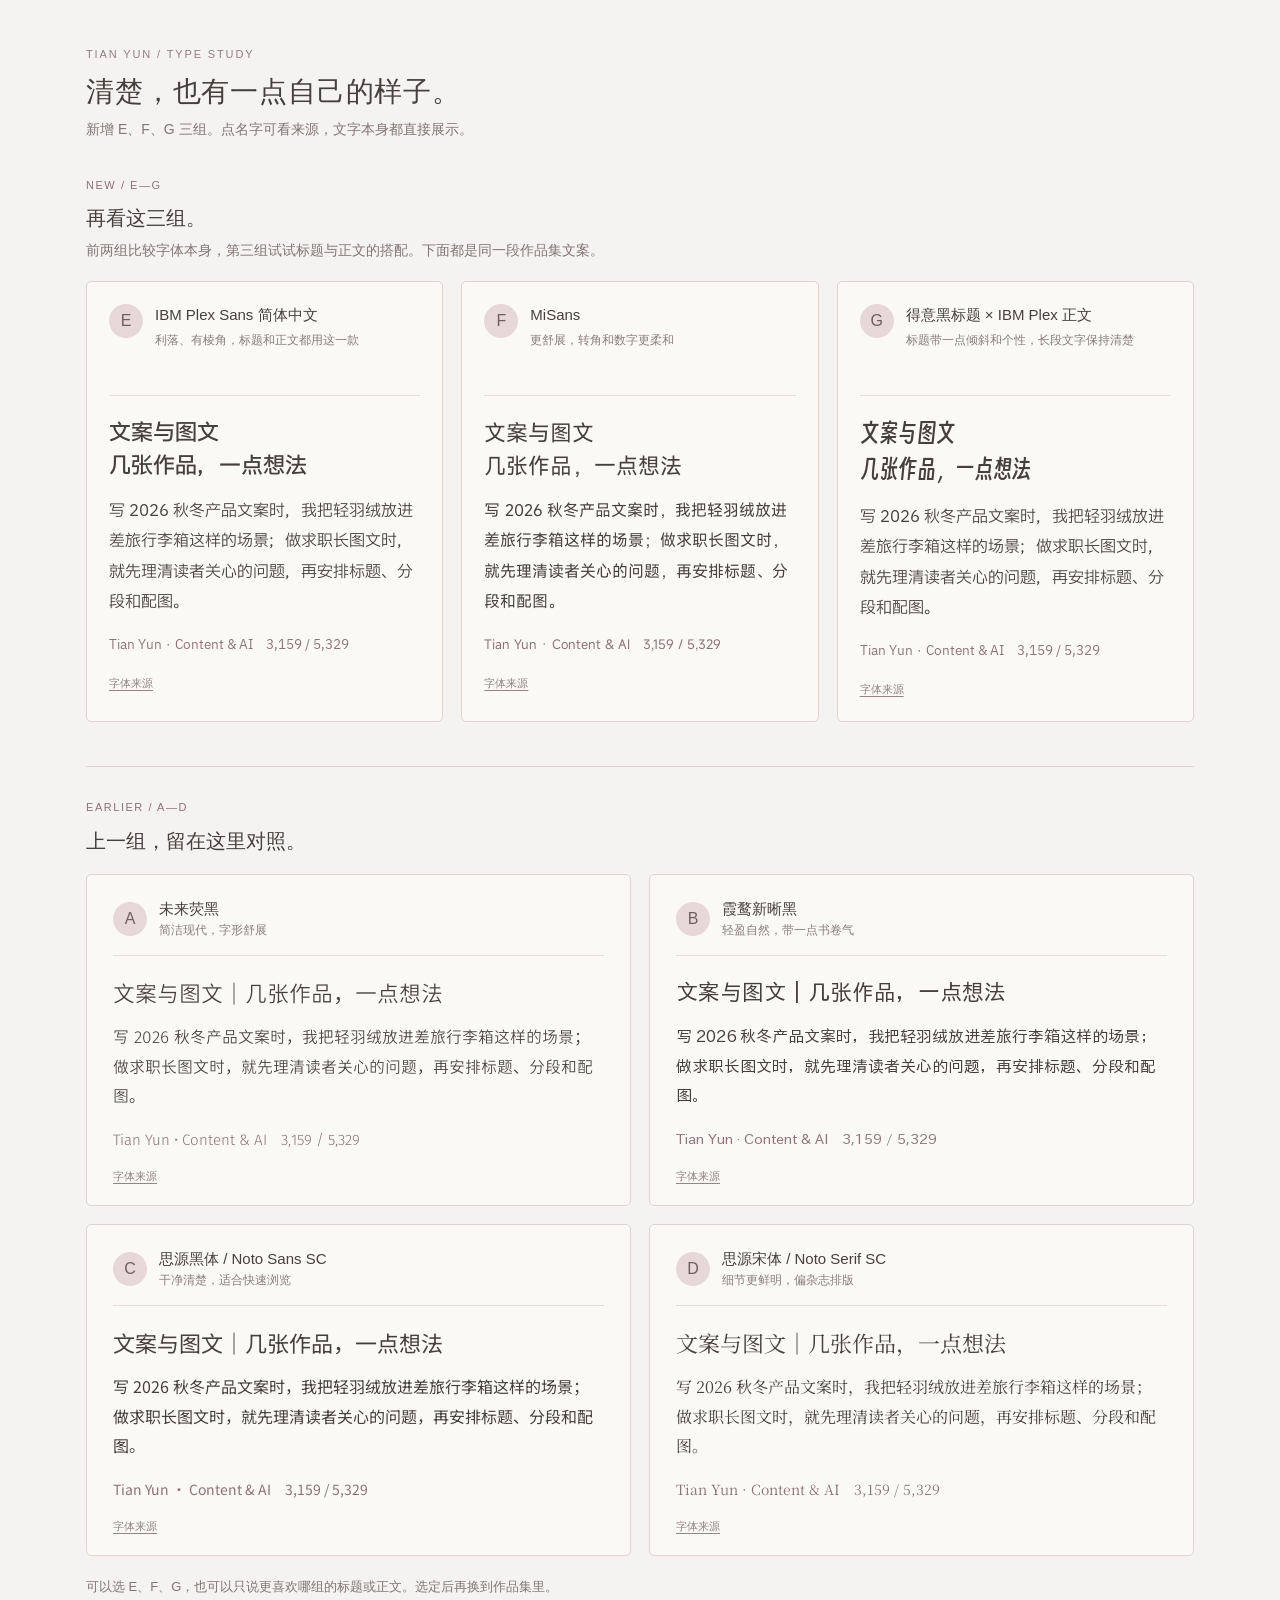
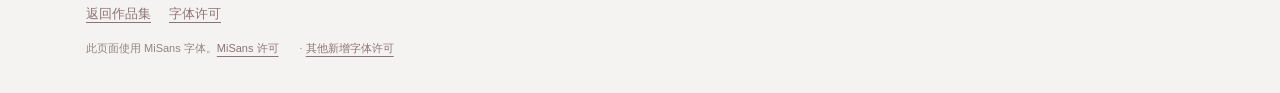
<file: font-options.html>
<!doctype html>
<html lang="zh-CN"><head><meta charset="UTF-8"><meta name="viewport" content="width=device-width,initial-scale=1"><meta name="robots" content="noindex"><title>田韵 · 正文字体对比</title><link rel="stylesheet" href="font-options.css"><link rel="stylesheet" href="font-options-more.css"></head>
<body><main><header><span class="kicker">TIAN YUN / TYPE STUDY</span><h1>清楚，也有一点自己的样子。</h1><p>新增 E、F、G 三组。点名字可看来源，文字本身都直接展示。</p></header>
<section class="round-two" aria-label="新增字体对比"><div class="round-title"><span>NEW / E—G</span><h2>再看这三组。</h2><p>前两组比较字体本身，第三组试试标题与正文的搭配。下面都是同一段作品集文案。</p></div><div class="options new-options"><article id="font-e"><div class="label"><span>E</span><div><h2>IBM Plex Sans 简体中文</h2><p>利落、有棱角，标题和正文都用这一款</p></div></div><div class="sample e"><h3>文案与图文<br>几张作品，一点想法</h3><p>写 2026 秋冬产品文案时，我把轻羽绒放进差旅行李箱这样的场景；做求职长图文时，就先理清读者关心的问题，再安排标题、分段和配图。</p><p class="latin">Tian Yun · Content &amp; AI　3,159 / 5,329</p></div><a class="source" href="https://github.com/IBM/plex" target="_blank" rel="noopener">字体来源</a></article><article id="font-f"><div class="label"><span>F</span><div><h2>MiSans</h2><p>更舒展，转角和数字更柔和</p></div></div><div class="sample f"><h3>文案与图文<br>几张作品，一点想法</h3><p>写 2026 秋冬产品文案时，我把轻羽绒放进差旅行李箱这样的场景；做求职长图文时，就先理清读者关心的问题，再安排标题、分段和配图。</p><p class="latin">Tian Yun · Content &amp; AI　3,159 / 5,329</p></div><a class="source" href="https://hyperos.mi.com/font/" target="_blank" rel="noopener">字体来源</a></article><article id="font-g"><div class="label"><span>G</span><div><h2>得意黑标题 × IBM Plex 正文</h2><p>标题带一点倾斜和个性，长段文字保持清楚</p></div></div><div class="sample g"><h3>文案与图文<br>几张作品，一点想法</h3><p>写 2026 秋冬产品文案时，我把轻羽绒放进差旅行李箱这样的场景；做求职长图文时，就先理清读者关心的问题，再安排标题、分段和配图。</p><p class="latin">Tian Yun · Content &amp; AI　3,159 / 5,329</p></div><a class="source" href="https://github.com/atelier-anchor/smiley-sans" target="_blank" rel="noopener">字体来源</a></article></div></section><div class="round-title previous"><span>EARLIER / A—D</span><h2>上一组，留在这里对照。</h2></div><div class="options">
<article><div class="label"><span>A</span><div><h2>未来荧黑</h2><p>简洁现代，字形舒展</p></div></div><div class="sample a"><h3>文案与图文｜几张作品，一点想法</h3><p>写 2026 秋冬产品文案时，我把轻羽绒放进差旅行李箱这样的场景；做求职长图文时，就先理清读者关心的问题，再安排标题、分段和配图。</p><p class="latin">Tian Yun · Content &amp; AI　3,159 / 5,329</p></div><a class="source" href="https://github.com/welai/glow-sans" target="_blank" rel="noopener">字体来源</a></article>
<article><div class="label"><span>B</span><div><h2>霞鹜新晰黑</h2><p>轻盈自然，带一点书卷气</p></div></div><div class="sample b"><h3>文案与图文｜几张作品，一点想法</h3><p>写 2026 秋冬产品文案时，我把轻羽绒放进差旅行李箱这样的场景；做求职长图文时，就先理清读者关心的问题，再安排标题、分段和配图。</p><p class="latin">Tian Yun · Content &amp; AI　3,159 / 5,329</p></div><a class="source" href="https://github.com/lxgw/LxgwNeoXiHei" target="_blank" rel="noopener">字体来源</a></article>
<article><div class="label"><span>C</span><div><h2>思源黑体 / Noto Sans SC</h2><p>干净清楚，适合快速浏览</p></div></div><div class="sample c"><h3>文案与图文｜几张作品，一点想法</h3><p>写 2026 秋冬产品文案时，我把轻羽绒放进差旅行李箱这样的场景；做求职长图文时，就先理清读者关心的问题，再安排标题、分段和配图。</p><p class="latin">Tian Yun · Content &amp; AI　3,159 / 5,329</p></div><a class="source" href="https://github.com/notofonts/noto-cjk" target="_blank" rel="noopener">字体来源</a></article>
<article><div class="label"><span>D</span><div><h2>思源宋体 / Noto Serif SC</h2><p>细节更鲜明，偏杂志排版</p></div></div><div class="sample d"><h3>文案与图文｜几张作品，一点想法</h3><p>写 2026 秋冬产品文案时，我把轻羽绒放进差旅行李箱这样的场景；做求职长图文时，就先理清读者关心的问题，再安排标题、分段和配图。</p><p class="latin">Tian Yun · Content &amp; AI　3,159 / 5,329</p></div><a class="source" href="https://github.com/notofonts/noto-cjk" target="_blank" rel="noopener">字体来源</a></article>
</div><footer><p>可以选 E、F、G，也可以只说更喜欢哪组的标题或正文。选定后再换到作品集里。</p><a href="./">返回作品集</a><a href="assets/fonts/choices/LICENSES.txt">字体许可</a><p class="credits">此页面使用 MiSans 字体。<a href="assets/fonts/choices/MiSans-license.pdf">MiSans 许可</a> · <a href="assets/fonts/choices/OFL-new-options.txt">其他新增字体许可</a></p></footer></main></body></html>
</file>
<file: revision12.css>
:root{--paper:#f7f5f0;--ink:#211f1b;--muted:#86786f;--line:#d7ccc4;--accent:#946b7c;--rose:#e8d9df;--wash:#f1eaf0;--serif:'Noto Serif SC','Songti SC','SimSun',serif;--latin:'Cormorant Garamond',Georgia,serif}*{box-sizing:border-box}html{scroll-behavior:smooth;scroll-padding-top:40px}body{margin:0;color:var(--ink);background:var(--paper);font-family:var(--serif);font-size:17px;line-height:1.85}body.dialog-open{overflow:hidden}button,a{-webkit-tap-highlight-color:transparent}button{font:inherit;color:inherit;cursor:pointer}a{color:inherit;text-decoration:none}button:focus-visible,a:focus-visible{outline:2px solid var(--accent);outline-offset:5px}p{margin:0 0 18px}h1,h2,h3,h4{margin:0;font-weight:600;line-height:1.4}h3{font-size:29px;letter-spacing:-.025em}h4{font-size:20px;margin-bottom:12px}strong,b{font-weight:700}img{display:block;max-width:100%;height:auto}button{border:0;background:none;padding:0}main{max-width:1440px;margin:auto;padding:0 6vw}.eyebrow{font:12px/1.65 'Courier New',monospace;letter-spacing:.13em;font-weight:700;color:var(--accent);margin-bottom:14px;text-transform:uppercase}.progress{position:fixed;top:0;left:0;height:3px;background:var(--accent);z-index:20;width:0}.hero{padding:105px 0 110px;display:grid;grid-template-columns:1.2fr 1fr;gap:7vw;align-items:center;border-bottom:1px solid var(--line)}.hero h1{font-family:var(--latin);font-weight:400;font-size:clamp(70px,8.2vw,118px);line-height:.92;letter-spacing:-.045em}.hero h1 span{display:block}.hero h1 span:nth-child(2){font-style:italic;color:var(--accent);margin-left:12%}.hero h1 span:nth-child(3){margin-left:5%}.hero-sub{font:italic 23px/1.4 var(--latin);color:var(--muted);margin:30px 0 18px}.intent{font-size:20px}.hero-links{display:flex;gap:22px;flex-wrap:wrap;font-size:14px;margin-top:28px}.hero-links a,.hero-links button{padding-bottom:5px;border-bottom:1px solid var(--line)}.portrait{max-width:360px;justify-self:center;transform:rotate(3deg);padding:12px 12px 14px;background:#fffdf8;box-shadow:0 14px 45px #59422b19;border:1px solid #ded4cb;position:relative}.portrait:before{content:'';position:absolute;background:#d9c4c7aa;width:95px;height:29px;left:36%;top:-15px;transform:rotate(-7deg)}.portrait img{height:390px;width:100%;object-fit:cover}.portrait span{display:block;text-align:center;font:italic 19px var(--latin);padding-top:12px;color:var(--accent)}.chapter-nav{position:fixed;bottom:24px;left:50%;transform:translateX(-50%);z-index:30;display:flex;gap:2px;padding:7px;border:1px solid #ddd3ca;border-radius:40px;background:#fbf9f5ed;backdrop-filter:blur(14px);box-shadow:0 8px 36px #3c2b2414;white-space:nowrap;max-width:96vw}.chapter-nav a{font-size:13px;padding:11px 19px;border-radius:30px;color:#6c625d;transition:background .2s}.chapter-nav a.active{background:var(--rose);color:#573e4b}.section{padding:85px 0 60px;border-bottom:1px solid var(--line)}.section-head{display:grid;grid-template-columns:90px 1fr;gap:15px;align-items:start;margin-bottom:46px}.section-number{font:40px/1.4 var(--latin);color:#b19d91;padding-top:5px}.section-head h2{font-size:60px;letter-spacing:.08em;line-height:1.3;margin-bottom:10px}.section-head p{font-size:16px;color:var(--muted);margin:0}.profile-grid{display:grid;grid-template-columns:.8fr 1.5fr;gap:7%;margin:10px 0 45px}.profile-note h3{font-size:30px;margin-bottom:24px;line-height:1.7}.profile-note>p:not(.eyebrow){font-size:15px;color:var(--muted)}.profile-note .language{border-top:1px solid var(--line);padding-top:20px;margin-top:24px}.intro{font-size:19px;line-height:2}.strengths{display:grid;grid-template-columns:1fr 1fr;gap:25px 30px;margin-top:28px}.strengths article{border-top:1px solid var(--line);padding-top:14px}.strengths h4{color:var(--accent);font-size:20px}.strengths p{font-size:16px;margin-bottom:0}.experience-list{border-top:1px solid var(--line);padding-top:25px}.experience-list>a{display:grid;grid-template-columns:1.3fr 1.3fr auto;gap:22px;align-items:center;padding:24px 0;border-bottom:1px solid #ded4cc}.experience-list h3{font-size:21px}.experience-list span{font-size:14px;color:var(--muted)}.experience-list p{font-size:15px;margin:0}.experience-list b{font-size:14px;font-weight:400;color:var(--accent)}.capabilities{display:grid;grid-template-columns:repeat(3,1fr);gap:35px;margin-bottom:48px}.capabilities article{border-top:1px solid #9e8e83;padding-top:19px}.capabilities .eyebrow{font-size:11px;margin-bottom:8px}.capabilities h3{font-size:25px;margin-bottom:15px}.capabilities p{font-size:16px;margin:0}.case{border-top:1px solid var(--line);padding:34px 0;margin-top:30px;scroll-margin-top:35px}.case .eyebrow{margin-bottom:10px}.case>h3{margin-bottom:22px}.case-top{display:flex;gap:25px;justify-content:space-between;align-items:flex-start;margin-bottom:22px}.case-top h3 span{font-size:.8em;font-weight:400}.case-role{font-size:14px;color:var(--muted);margin:6px 0 0;flex-shrink:0;line-height:1.8}.case-lead{font-size:18px;max-width:1070px;line-height:1.9;margin-bottom:26px}.featured{background:#f2edf0;padding:32px 34px 27px;border:1px solid #ddcfd6}.featured h3{font-size:35px}.case-columns{display:grid;grid-template-columns:1.25fr 1fr;gap:40px;align-items:start}.decision-list article{margin-bottom:21px}.decision-list h4{font-size:19px;margin-bottom:8px}.decision-list p{font-size:16px;margin:0}.delivery{border-top:1px solid #cdbdc5;padding-top:16px;font-size:16px;margin:10px 0 0!important}.product-images{display:grid;gap:17px}.product-images .proof-image{height:205px;background:#fff}.product-images .text-link{justify-self:start;margin-top:0}.two-up{display:grid;grid-template-columns:1fr 1fr;gap:38px}.two-up h4:not(:first-child){margin-top:26px}.flow{font-size:14px;color:var(--accent);border-top:1px solid var(--line);padding-top:10px}.proof{margin:0;min-width:0}.proof-image{display:flex;align-items:center;justify-content:center;width:100%;position:relative;padding:0;background:#fff;border:1px solid #dfd5cc;overflow:hidden}.proof-image img{width:100%;height:100%;object-fit:contain}.image-frame{display:block;position:relative;max-width:100%;max-height:100%;line-height:0}.zoom-hint{position:absolute;bottom:8px;right:8px;width:26px;height:26px;display:grid;place-items:center;background:#fffdf3dc;color:#7a5b6a;border-radius:50%;font:18px/1 Georgia}.proof-image:hover .zoom-hint{background:var(--rose)}figcaption{font-size:14px;line-height:1.7;color:var(--muted);margin-top:9px}.text-link{display:inline-block;text-align:left;color:#7c5367;font-size:15px;border-bottom:1px solid #bca6b0;padding:3px 0;margin-top:15px;line-height:1.8}.text-link span{margin-left:7px}.tinted{background:#f0e9ec;border:1px solid #ddcdd5;padding:29px 31px}.metrics{display:grid;grid-auto-flow:column;grid-auto-columns:1fr;gap:16px;padding:24px 0 13px;margin:12px 0 0;border-top:1px solid var(--line)}.metrics strong{display:block;font:400 clamp(32px,3.1vw,48px)/1.1 var(--latin);color:var(--accent);white-space:nowrap}.metrics span{font-size:14px;color:#665b54;display:block;margin-top:9px}.metric-period{font-size:14px;color:var(--muted);line-height:1.6;margin:8px 0 0}.wide-proof .proof-image{max-height:440px;background:transparent}.wide-proof img{max-height:440px;width:auto;object-fit:contain}.case-end{display:flex;justify-content:space-between;align-items:center;gap:25px;margin-top:14px}.pull-quote{font-size:21px;color:var(--accent);margin:0}.case-end .text-link{flex-shrink:0;margin:0}#campus-case .proof-image{height:300px}#workflow-case .proof-image{height:280px}#workflow-case .two-up article{display:flex;flex-direction:column}#workflow-case .proof{margin-top:auto}.project-trio{display:grid;grid-template-columns:repeat(3,1fr);gap:25px}.project-trio>article{padding:24px 20px;border:1px solid var(--line);background:#fbf9f5;display:flex;flex-direction:column;min-width:0}.project-trio h4{font-size:25px}.project-trio p{font-size:16px}.project-trio .project-result{color:var(--accent);line-height:1.6;margin:0}.project-result b{font:500 29px var(--latin)}.project-trio .metric-period{font-size:13px;margin:12px 0 17px}.project-trio .proof{margin-top:auto}.project-trio .proof-image{height:180px}.project-trio .text-link{font-size:14px;align-self:start}.phone-pair{display:grid;grid-template-columns:1fr 1fr;gap:15px}.phone-pair .proof-image{height:310px;background:transparent}.phone-pair .image-frame{height:100%}.phone-pair img{width:auto;height:100%}.phone-pair figcaption{text-align:center}#gan-case .case-columns{grid-template-columns:1.3fr .85fr}.creative-intro{display:grid;grid-template-columns:1fr 1fr;gap:55px;margin:0 0 35px}.creative-intro h3{font-size:36px;line-height:1.55}.creative-intro p{font-size:18px}.creator-pair{display:grid;grid-template-columns:1fr 1fr;gap:30px}.creator-pair .case{margin:0;padding:25px 28px;border:1px solid var(--line)}.creator-pair h3{font-size:25px}.creator-pair .metrics{margin-top:20px;padding-top:18px}.qualification{font-size:16px;margin:12px 0 0}.social-gallery{display:grid;grid-template-columns:repeat(3,1fr);gap:30px;max-width:850px;margin:35px auto 10px}.social-gallery .proof-image{height:360px;background:transparent;border:0}.social-gallery .image-frame{height:100%}.social-gallery img{height:100%;width:auto}.social-gallery figcaption{text-align:center}.three-up{display:grid;grid-template-columns:repeat(3,1fr);gap:25px}.three-up .proof-image{height:300px;background:#eee8e0}.three-up .proof:nth-child(1) img{object-fit:cover}.three-up .image-frame{height:100%;width:100%}footer{padding:75px 0 135px}footer h2{font-size:36px;line-height:1.55}.contact{display:flex;flex-wrap:wrap;gap:28px;margin-top:35px;font-size:16px}.contact>a,.contact>button{border-bottom:1px solid var(--line)}.footer-note{font-size:13px;color:var(--muted);margin-top:50px}.row-mark,#gallery-highlight{position:absolute;left:0;width:100%;background:#fbea27;mix-blend-mode:multiply;pointer-events:none;border-top:1px solid #d0ac00;border-bottom:1px solid #d0ac00}
dialog{padding:0;border:1px solid #d1c4bb;color:var(--ink);background:var(--paper);box-shadow:0 30px 100px #140e1860;width:min(1200px,96vw);max-width:96vw;height:94vh;max-height:94vh;overflow:hidden}dialog::backdrop{background:#241e29b8;backdrop-filter:blur(6px)}dialog[open]{display:flex;flex-direction:column}.dialog-top{display:flex;justify-content:space-between;gap:20px;align-items:center;padding:17px 25px;border-bottom:1px solid var(--line);flex-shrink:0}.dialog-top .eyebrow{margin:0;font-size:10px}.dialog-top h2{font-size:22px;margin-top:5px}.close-dialog{font:35px/1 Georgia;width:40px;height:40px;border-radius:50%;background:#eae2e3;flex-shrink:0}.gallery-toolbar{display:flex;align-items:center;gap:15px;padding:10px 25px;flex-wrap:wrap;font-size:14px;flex-shrink:0}.gallery-toolbar button{border:1px solid #cbbcbb;padding:3px 14px;border-radius:3px}.gallery-toolbar button:disabled{opacity:.3;cursor:default}#gallery-count{font-variant-numeric:tabular-nums;min-width:45px;text-align:center}#gallery-original{margin-left:auto;color:var(--accent)}#gallery-stage{min-height:100px;min-width:0;flex:1;width:100%;overflow:auto;background:#e9e4e0;padding:16px;display:block;position:relative}#gallery-frame{position:relative;overflow:hidden;margin:0 auto;flex:none;background:white}#gallery-image{position:absolute;max-width:none;max-height:none;display:block}#gallery-caption{margin:0;padding:10px 25px;font-size:14px;line-height:1.65;flex-shrink:0}#gallery-thumbs{display:flex;gap:9px;padding:0 25px 14px;overflow-x:auto;flex-shrink:0}#gallery-thumbs button{width:48px;height:40px;min-width:48px;border:1px solid #cbbcbb;background:#fff;position:relative}#gallery-thumbs button.active{border:2px solid var(--accent);background:var(--rose);color:#4b2f3c}#gallery-thumbs button:hover{background:#efe4e8}.resume-tabs{display:flex;gap:20px;align-items:center;flex-wrap:wrap;padding:16px 25px;border-bottom:1px solid var(--line);font-size:15px}.resume-tabs button{padding:6px 15px;border-radius:20px}.resume-tabs button.active{background:var(--rose)}.resume-tabs a{font-size:14px;color:var(--accent)}.resume-preview{overflow:auto;padding:25px;flex:1;background:#e9e3df}.resume-preview img{margin:auto;max-width:850px;width:100%;box-shadow:0 4px 20px #382e2720}
@media(min-width:1441px){main{padding:0 86px}}
@media(max-width:1000px){body{font-size:16px}main{padding:0 5vw}.hero{gap:5vw;padding:85px 0}.hero h1{font-size:95px}.portrait{max-width:275px}.portrait img{height:315px}.section{padding:65px 0 45px}.section-head{grid-template-columns:65px 1fr;margin-bottom:35px}.section-head h2{font-size:48px}.profile-grid{gap:5%;grid-template-columns:.75fr 1.35fr}.profile-note h3{font-size:25px}.intro{font-size:17px}.strengths{gap:20px}.strengths h4{font-size:18px}.strengths p{font-size:15px}.experience-list>a{grid-template-columns:1.3fr 1fr}.experience-list b{display:none}.capabilities{gap:25px}.capabilities h3{font-size:22px}.capabilities p{font-size:15px}.case-columns{gap:26px;grid-template-columns:1.25fr 1fr}.featured{padding:25px}.featured h3{font-size:30px}.case-role{font-size:13px}.case-lead{font-size:17px}.decision-list h4{font-size:17px}.decision-list p{font-size:15px}.product-images .proof-image{height:185px}.two-up{gap:25px}.tinted{padding:24px}.metrics{gap:13px}.metrics strong{font-size:36px}.metrics span{font-size:12px}.case-end{align-items:flex-start;flex-direction:column;gap:8px}.project-trio{gap:16px}.project-trio>article{padding:20px 14px}.project-trio p{font-size:15px}.project-result b{font-size:25px}.project-trio .proof-image{height:140px}.phone-pair .proof-image{height:245px}.creator-pair{gap:20px}.creator-pair .case{padding:22px}.creator-pair h3{font-size:22px}.creative-intro h3{font-size:29px}.creative-intro{gap:35px}.creative-intro p{font-size:16px}.social-gallery .proof-image{height:300px}.three-up .proof-image{height:245px}.chapter-nav a{font-size:12px;padding:10px 14px}footer h2{font-size:30px}}
@media(max-width:650px){html{scroll-padding-top:20px}main{padding:0 6vw}.hero{padding:65px 0 55px;grid-template-columns:1fr .68fr;gap:10px}.hero .eyebrow{font-size:10px}.hero h1{font-size:clamp(46px,12vw,76px)}.hero-sub{font-size:18px;margin-top:21px;max-width:220px}.intent{font-size:14px;white-space:nowrap}.hero-links{font-size:12px;gap:13px;margin-top:20px}.portrait{padding:7px;max-width:170px}.portrait img{height:205px}.portrait span{font-size:14px;padding:7px 0}.portrait:before{width:60px;height:19px;top:-10px;left:28%}.chapter-nav{max-width:96vw;bottom:13px;gap:0;padding:4px;width:max-content}.chapter-nav a{font-size:10px;padding:9px 8px}.section{padding:48px 0 30px}.section-head{grid-template-columns:36px 1fr;gap:12px;margin-bottom:30px}.section-number{font-size:26px;padding-top:2px}.section-head h2{font-size:35px;letter-spacing:.04em;margin-bottom:8px}.section-head p{font-size:14px}.profile-grid{grid-template-columns:1fr;gap:20px}.profile-note{display:grid;grid-template-columns:1.15fr 1fr;gap:0 20px}.profile-note .eyebrow{grid-column:1/-1}.profile-note h3{grid-row:2/4;font-size:22px;line-height:1.7;margin-bottom:0}.profile-note>p:not(.eyebrow){font-size:13px;margin-bottom:8px}.profile-note .language{margin-top:10px;padding-top:12px}.intro{font-size:16px;line-height:1.9}.strengths{gap:20px 22px;margin-top:22px}.strengths h4{font-size:17px}.strengths p{font-size:14px}.experience-list>a{display:block;padding:20px 0}.experience-list h3{font-size:19px}.experience-list span{font-size:13px}.experience-list p{font-size:14px;margin-top:8px}.capabilities{gap:20px;grid-template-columns:1fr;margin-bottom:30px}.capabilities article{display:grid;grid-template-columns:110px 1fr;gap:0 20px;padding-top:14px}.capabilities .eyebrow{grid-column:1;font-size:9px;letter-spacing:.05em;margin:0}.capabilities h3{font-size:20px;grid-column:1;margin:5px 0 0;align-self:start;grid-row:2}.capabilities p{grid-column:2;grid-row:1/3;font-size:14px}.case{padding:26px 0;margin-top:20px}.case-top{display:block;margin-bottom:18px}.case-top h3,.case>h3{font-size:25px}.case-role{margin:12px 0 0;font-size:12px}.case-role br{display:none}.case-role br:after{content:' · '}.case-lead{font-size:16px;margin-bottom:22px}.case-columns,.two-up{grid-template-columns:1fr;gap:24px}.featured,.tinted{padding:22px 20px}.featured h3{font-size:26px}.featured .eyebrow{font-size:10px}.decision-list h4{font-size:17px}.decision-list p{font-size:15px}.decision-list article{margin-bottom:22px}.product-images{grid-template-columns:1fr 1fr;gap:12px}.product-images .proof-image{height:125px}.product-images .text-link{grid-column:1/-1}.product-images figcaption{font-size:12px}.delivery{font-size:15px}.text-link{font-size:14px}h4{font-size:18px}.two-up p{font-size:15px}#workflow-case .proof-image{height:auto;max-height:260px}#workflow-case .two-up{gap:26px}.flow{font-size:12px!important;letter-spacing:-.02em}.metrics{margin-top:6px;padding-top:18px;gap:15px}.metrics strong{font-size:36px}.metrics span{font-size:12px}.metric-period{font-size:12px}.wide-proof .proof-image{max-height:250px}.wide-proof img{max-height:250px}.pull-quote{font-size:18px}.case-end{margin-top:15px}#campus-case .proof-image{height:auto;max-height:300px}#campus-case img{max-height:300px;width:auto}#campus-case .image-frame{height:100%}.project-trio{grid-template-columns:1fr;gap:20px}.project-trio>article{padding:22px}.project-trio .proof-image{height:190px}.project-trio h4{font-size:24px}.project-trio .project-result{line-height:1.7}.project-result b{font-size:29px}.project-trio .metric-period{font-size:12px}.project-trio .proof{margin-top:5px}#gan-case .case-columns{grid-template-columns:1fr}.phone-pair{max-width:290px;width:100%;margin:0 auto}.phone-pair .proof-image{height:250px}.creative-intro{grid-template-columns:1fr;gap:20px}.creative-intro h3{font-size:28px}.creator-pair{grid-template-columns:1fr;gap:20px}.creator-pair .case{padding:23px}.creator-pair .case h3{font-size:23px}.social-gallery{gap:12px;grid-template-columns:repeat(3,1fr);margin-top:25px}.social-gallery .proof-image{height:210px}.social-gallery figcaption{font-size:11px}.three-up{grid-template-columns:1fr 1fr;gap:20px}.three-up .proof-image{height:215px}.three-up .proof:first-child{grid-column:1/-1}.three-up .proof:first-child .proof-image{height:230px}.three-up figcaption{font-size:12px}footer{padding:50px 0 115px}footer h2{font-size:25px}.contact{font-size:14px;gap:18px;margin-top:25px}.footer-note{margin-top:35px}.dialog-top{padding:13px 16px;gap:12px}.dialog-top h2{font-size:17px}.dialog-top .eyebrow{font-size:9px}.close-dialog{width:33px;height:33px;font-size:29px}.gallery-toolbar{padding:8px 12px;gap:8px;font-size:12px}.gallery-toolbar button{padding:3px 9px}#gallery-original{margin-left:0}#gallery-caption{font-size:13px;padding:10px 14px}#gallery-thumbs{padding:0 14px 12px;gap:7px}#gallery-thumbs button{width:40px;min-width:40px;height:35px;font-size:13px}#gallery-stage{padding:10px}.resume-tabs{padding:12px 15px;font-size:13px;gap:10px}.resume-tabs button{padding:5px 10px}.resume-tabs a{font-size:12px}.resume-preview{padding:10px}}
/* A fixed preview must contain the entire source image, including tall UI captures. */
.image-frame{height:100%;width:100%;display:flex;align-items:center;justify-content:center}
.proof-image img{width:100%;height:100%;object-fit:contain}
.wide-proof .proof-image{height:440px;background:transparent;border:0}
.wide-proof img{max-height:none}
.three-up .proof:nth-child(1) img{object-fit:contain}
@media(max-width:650px){#workflow-case .proof-image{height:230px}.wide-proof .proof-image{height:250px}#campus-case .proof-image{height:280px}#campus-case img{max-height:none;width:100%}}
@media(prefers-reduced-motion:reduce){html{scroll-behavior:auto}*{transition:none!important}}
</file>
<file: revision13.css>
.restored-experience .job{position:relative;border-left:1px solid #b9a69b;padding:0 0 30px 25px;margin-left:6px}
.restored-experience .job:last-child{padding-bottom:0}
.restored-experience .job:before{content:'';position:absolute;left:-5px;top:9px;width:8px;height:8px;border:1px solid #968176;background:var(--paper);border-radius:50%}
.restored-experience .job-top{display:flex;flex-wrap:wrap;align-items:baseline;gap:8px 15px;margin-bottom:13px}
.restored-experience .job-top h3{font-size:22px}
.restored-experience .job-top .role{font-size:14px;color:var(--muted)}
.restored-experience .job-scan{display:grid;grid-template-columns:.8fr 1.5fr 1.15fr;gap:22px;padding:15px 18px;background:#fcfaf780}
.restored-experience .job-scan>div>span{font:700 11px/1.5 'Courier New',monospace;letter-spacing:.12em;color:var(--accent)}
.restored-experience .job-scan p{font-size:15px;line-height:1.8;margin:5px 0 0}
.restored-experience .job-scan b{display:inline;font-size:inherit;font-weight:700;color:inherit}
.restored-experience .job-scan a,.restored-experience .job-scan button{color:var(--accent);border-bottom:1px solid var(--line);font-size:14px}
.r13-gan-copy{display:grid;grid-template-columns:1.2fr 1fr;gap:45px;align-items:center}
.r13-gan-copy .metrics{margin:0}
.r13-gan-images{display:grid;grid-template-columns:repeat(3,1fr);gap:25px;margin:24px auto 0;max-width:940px}
.r13-gan-images .proof-image{height:400px;border:0;background:transparent}
.r13-gan-images figcaption{text-align:center;font-size:14px}
.creator-pair .case{display:flex;flex-direction:column}
.r13-english-image,.r13-douyin-images{padding-top:24px;margin-top:auto}
.r13-english-image .proof-image{height:310px;border:0;background:transparent}
.r13-douyin-images{display:grid;grid-template-columns:repeat(3,1fr);gap:12px}
.r13-douyin-images .proof-image{height:310px;background:transparent;border:0}
.r13-douyin-images figcaption,.r13-english-image figcaption{text-align:center;font-size:13px}
@media(max-width:1000px){.restored-experience .job-scan{gap:15px;grid-template-columns:.7fr 1.2fr 1fr;padding:13px}.restored-experience .job-scan p{font-size:14px}.r13-gan-copy{gap:26px;grid-template-columns:1fr 1fr}.r13-gan-images .proof-image{height:340px}.r13-douyin-images{gap:8px}.r13-douyin-images .proof-image,.r13-english-image .proof-image{height:255px}.r13-douyin-images figcaption{font-size:12px}}
@media(max-width:650px){.restored-experience .job{padding-left:18px;padding-bottom:27px}.restored-experience .job-top h3{font-size:19px}.restored-experience .job-top .role{font-size:13px}.restored-experience .job-scan{display:block;padding:12px 14px}.restored-experience .job-scan>div+div{margin-top:12px}.restored-experience .job-scan p{font-size:14px;margin-top:3px}.restored-experience .job-top{gap:6px;margin-bottom:10px}.r13-gan-copy{grid-template-columns:1fr;gap:15px}.r13-gan-images{gap:10px;max-width:100%;margin-top:22px}.r13-gan-images .proof-image{height:230px}.r13-gan-images figcaption{font-size:12px;line-height:1.7}.r13-english-image .proof-image{height:275px}.r13-douyin-images .proof-image{height:235px}.r13-douyin-images{gap:9px}.r13-douyin-images figcaption{font-size:12px}}
</file>
<file: revision14.css>
/* Compact evidence fits the existing editorial columns and chapter structure. */
.compact-product-grid{grid-template-columns:1fr 1fr;gap:16px 12px}
.compact-product-grid .proof-image{height:140px}
.compact-product-grid .proof:last-child{grid-column:1/-1;max-width:62%;width:100%;justify-self:center}
.compact-product-grid figcaption{font-size:12px;margin-top:6px}
.compact-evidence{display:grid;grid-template-columns:repeat(3,minmax(0,1fr));gap:20px;margin-top:20px}
.compact-evidence .proof-image{height:var(--preview-height,140px);background:transparent}
.compact-evidence figcaption{font-size:13px;margin-top:7px}
.nfc-phones{--preview-height:120px;gap:10px;margin-top:10px}
.nfc-phones .proof-image{border:0}
.nfc-phones figcaption{text-align:center;font-size:12px}
.nfc-data{--preview-height:57px;margin-top:14px;gap:16px}
.nfc-data .proof-image{border:0}
.shoot-media{display:grid;grid-template-columns:1.2fr 1fr;gap:25px;align-items:start}
.shoot-evidence{--preview-height:140px;grid-template-columns:1fr 1fr;margin-top:0;gap:13px}
.shoot-evidence .proof:last-child{grid-column:1/-1}
.shoot-evidence .proof:last-child .proof-image{height:110px}
.shoot-evidence .proof-image{border:0}
#shoot-case .wide-proof .proof-image{height:300px}
#shoot-case .case-end{margin-top:15px}
#shoot-case .pull-quote{font-size:21px;margin-bottom:0}
.crop-frame{display:block;position:relative;overflow:hidden;width:100%;max-height:100%;flex:none}
.proof-image .crop-frame img{max-width:none;max-height:none;position:absolute;object-fit:fill}
.campus-data{grid-template-columns:1fr 1.36fr;--preview-height:115px;gap:20px;margin-top:18px}
#campus-case .campus-data .proof-image{height:auto;background:transparent;border:0}
.marked-frame{display:block;position:relative;width:100%;overflow:hidden;line-height:0}
.marked-frame>img{width:100%;height:100%;object-fit:fill}
.inline-highlight{position:absolute;left:0;right:0;background:#fff10069;mix-blend-mode:multiply;border-top:1px solid #cfb600;border-bottom:1px solid #cfb600;pointer-events:none}
#archive-case .proof-image{height:130px;background:transparent;border:0}
#archive-case .two-up>div{display:flex;flex-direction:column}
#archive-case .proof{margin-top:auto}
#archive-case figcaption{font-size:13px}
#review-case{--preview-height:180px}
#review-case .proof-image{height:180px;background:transparent;border:0}
#review-case .two-up>div{display:grid;grid-template-columns:1fr 140px;column-gap:18px;align-content:start}
#review-case h4{grid-column:1/-1}
#review-case p{font-size:16px;margin-bottom:0}
#review-case figcaption{font-size:12px}
.brief-thumbs{display:grid;gap:10px;margin-top:auto}
.project-trio .brief-thumbs .proof-image{height:105px}
.brief-thumbs figcaption{font-size:12px;margin-top:5px}
.xian-thumbs{grid-template-columns:1fr 1fr}
.project-trio .xian-thumbs .proof-image{height:82px}
@media(max-width:1000px){.compact-product-grid .proof-image{height:115px}.compact-product-grid .proof:last-child{max-width:75%}.compact-product-grid{gap:15px 10px}.nfc-phones{--preview-height:135px}.nfc-data{--preview-height:47px}.shoot-evidence{--preview-height:170px;gap:15px}#shoot-case .wide-proof .proof-image{height:275px}.campus-data{--preview-height:95px;gap:14px}#archive-case .proof-image{height:100px}#review-case .two-up>div{grid-template-columns:1fr}#review-case p{font-size:15px}#review-case .proof{margin-top:15px}#review-case .proof-image{height:165px}#review-case{--preview-height:165px}.project-trio .brief-thumbs .proof-image{height:85px}.project-trio .xian-thumbs .proof-image{height:75px}}
@media(max-width:650px){.compact-product-grid .proof-image{height:115px}.compact-product-grid .proof:last-child{max-width:70%}.compact-evidence{gap:12px}.nfc-phones{--preview-height:140px;gap:9px}.nfc-data{grid-template-columns:1fr;--preview-height:43px;gap:9px}.nfc-data .proof{display:grid;grid-template-columns:1fr 90px;gap:12px;align-items:center}.nfc-data figcaption{font-size:11px;margin:0}.shoot-evidence{grid-template-columns:1fr 1fr;--preview-height:165px}.shoot-evidence .proof:last-child{grid-column:1/-1}.shoot-evidence .proof:last-child .proof-image{height:140px}#shoot-case .wide-proof .proof-image{height:220px}#shoot-case .pull-quote{font-size:18px}.campus-data{grid-template-columns:1fr;--preview-height:90px;gap:12px}#campus-case .campus-data .proof-image{height:auto;max-height:none}#campus-case .campus-data img{height:100%;width:100%}.campus-data figcaption{font-size:12px;margin-top:5px}#archive-case .proof-image{height:85px}#review-case .two-up>div{grid-template-columns:1fr 100px;gap:10px 14px}#review-case .proof{margin-top:0}#review-case .proof-image{height:150px}#review-case{--preview-height:150px}#review-case h4{margin-bottom:0}#review-case figcaption{font-size:11px}.brief-thumbs{grid-template-columns:1fr 1fr}.project-trio .brief-thumbs .proof-image{height:100px}.project-trio .xian-thumbs .proof-image{height:85px}}
@media(min-width:651px) and (max-width:1000px){.shoot-media{gap:18px}.shoot-evidence{--preview-height:115px;gap:10px}.shoot-evidence .proof:last-child .proof-image{height:90px}.shoot-evidence figcaption{font-size:11px}#shoot-case .wide-proof .proof-image{height:260px}.nfc-phones{--preview-height:110px}}
@media(max-width:650px){.shoot-media{grid-template-columns:1fr;gap:18px}.shoot-evidence{grid-template-columns:.8fr .8fr 1.2fr;--preview-height:110px;gap:9px}.shoot-evidence .proof:last-child{grid-column:auto}.shoot-evidence .proof:last-child .proof-image{height:110px}.shoot-evidence figcaption{font-size:10px}.nfc-phones{--preview-height:120px}#campus-case .campus-data .marked-frame{height:auto}}
</file>
<file: revision16.css>
/* A tactile cover; the five editorial chapters keep their existing proportions. */
:root{--studio:#262724;--pencil:#b84d38;--cream:#f2e7d2;--hand:'KaiTi','STKaiti','Segoe Print',var(--serif)}
.kaomoji{white-space:nowrap;font-family:'Segoe UI Symbol','Microsoft YaHei',sans-serif;font-weight:400;letter-spacing:0;font-size:.8em}
.studio-hero{display:block;position:relative;isolation:isolate;padding:24px max(7vw,30px) 42px;margin:0;background:var(--studio);color:var(--cream);border:0;overflow:hidden;perspective:1300px}
.studio-hero:before{content:'';position:absolute;inset:0;z-index:-1;opacity:.17;background-image:url("data:image/svg+xml,%3Csvg viewBox='0 0 160 160' xmlns='http://www.w3.org/2000/svg'%3E%3Cfilter id='n'%3E%3CfeTurbulence type='fractalNoise' baseFrequency='.7' numOctaves='3' stitchTiles='stitch'/%3E%3C/filter%3E%3Crect width='100%25' height='100%25' opacity='.35' filter='url(%23n)'/%3E%3C/svg%3E");pointer-events:none}
.studio-nav{position:relative;z-index:3;display:flex;align-items:center;justify-content:center;gap:38px;height:48px;margin:0 auto 26px;font:17px var(--hand)}
.studio-nav>a:not(.hello-face){position:relative;padding:8px 2px}
.studio-nav>a:not(.hello-face):after{content:'';position:absolute;bottom:1px;left:0;width:100%;height:5px;border-bottom:1px solid currentColor;border-radius:50%;transform:scaleX(0) rotate(-3deg);transform-origin:left;transition:transform .25s}
.studio-nav>a:hover:after,.studio-nav>a:focus-visible:after{transform:scaleX(1) rotate(-3deg)}
.hello-face{display:flex;gap:2px;align-items:center;justify-content:center;transform:rotate(-10deg);width:32px;height:32px;font-family:Arial,sans-serif;transition:transform .25s}
.hello-face .eye{display:block;transition:transform .2s}.hello-face:hover{transform:rotate(10deg)}.hello-face:hover .eye:last-child{transform:scaleY(.2)}
.hello-face .smile{padding-top:10px;font-size:19px}
.studio-rail{position:absolute;top:15px;bottom:0;display:flex;flex-direction:column;justify-content:space-between;gap:15px;color:#ce6853;opacity:.65;pointer-events:none;z-index:-1}
.rail-left{left:10px}.rail-right{right:10px;transform:rotate(180deg)}
.studio-rail>span{display:grid;place-items:center;border:1px solid currentColor;border-radius:8px;font:27px/1 var(--hand);width:39px;height:43px;transform:rotate(-4deg)}
.studio-rail>span:nth-child(even){border-radius:50%;transform:rotate(12deg)}
.studio-doodle{position:absolute;color:#d7cbb4;width:106px;pointer-events:none;z-index:2}
.doodle-camera{left:3%;top:47%;transform:rotate(-18deg)}.doodle-flower{right:3%;bottom:17px;width:100px;transform:rotate(15deg)}
.field-book{position:relative;max-width:1060px;margin:auto;perspective:1500px;filter:drop-shadow(0 25px 32px #0004)}
.book-upper{position:relative;min-height:397px;display:grid;grid-template-columns:1fr .94fr;gap:15px;padding:44px 50px 28px;background-color:var(--cream);background-image:linear-gradient(#8a9a981c 1px,transparent 1px),linear-gradient(90deg,#8a9a981c 1px,transparent 1px);background-size:29px 29px;border:12px solid var(--pencil);border-bottom:0;border-radius:27px 27px 0 0;color:var(--pencil);transform-origin:50% 100%;transform:rotateX(var(--book-angle,0deg));box-shadow:inset 0 1px 0 1px #fff8}
.book-copy{position:relative;z-index:3;padding:0 0 4px}
.book-byline{font:600 22px/1.5 var(--hand);margin:0 0 15px}.book-byline i{font:italic 24px var(--latin);margin:0 9px 0 5px}.book-byline>span{font:12px var(--serif);display:block;letter-spacing:.16em;margin-top:4px}
.studio-hero h1{font:600 clamp(40px,4.1vw,59px)/1.32 var(--serif);letter-spacing:-.045em;margin:0 0 22px;color:var(--pencil)}
.studio-hero h1 .pencil-word{display:inline-block;position:relative;color:var(--pencil);font-style:normal;margin:0}
.studio-hero.hero h1 span.pencil-word{margin:0;color:var(--pencil);font-style:normal}
.book-copy{font-size:14px;line-height:1.5}.paper-note{font-size:12px;line-height:1.5}
.pencil-word svg{position:absolute;width:110%;height:15px;left:-5%;bottom:-7px;fill:none;stroke:currentColor;stroke-width:2;stroke-linecap:round;stroke-dasharray:410;stroke-dashoffset:0}
.book-intro{font:16px/1.9 var(--serif);margin:0 0 18px;color:#59483e}
.book-meta{display:flex;gap:13px;font:11px/1.5 'Courier New',var(--serif);letter-spacing:.12em;color:#755c4b}.book-meta>span+span:before{content:'×';margin-right:13px}
.book-read{display:inline-flex;align-items:center;gap:20px;border-bottom:1px solid #bc7a6480;padding:5px 0 3px;margin-top:19px;font:14px var(--hand);color:var(--pencil)}
.book-read>span{display:inline-block;transition:transform .3s}.book-read:hover>span{transform:translateY(4px)}
.book-collage{position:relative;min-width:0;min-height:345px;z-index:2;perspective:900px}
.hand-note{font:17px var(--hand);color:#9c5543}.note-hello{position:absolute;right:2%;top:-22px;transform:rotate(8deg)}
.photo-card{position:absolute;display:block;right:16%;top:1px;width:63%;padding:9px 9px 10px;background:#fff9ec;box-shadow:1px 5px 12px #47271630;--tilt:7deg;transform:rotate(var(--tilt));color:#5c4939}
.photo-card:before{content:'';position:absolute;top:-12px;left:25%;width:53%;height:24px;transform:rotate(-8deg);background:#bd9d6c55;box-shadow:inset 0 0 3px #eae1c690}
.photo-card>img{width:100%;aspect-ratio:1.17;object-fit:cover;object-position:50% 40%}
.photo-card>span{display:block;text-align:center;font:italic 17px var(--latin);padding-top:7px}
.project-slip{display:block;position:absolute;padding:9px;background:#fffaf0;border:1px solid #cdbca4;box-shadow:0 5px 13px #47271620;color:#604e40;--tilt:-7deg;transform:rotate(var(--tilt));transition:box-shadow .25s}
.slip-product{width:66%;left:-7%;bottom:9px;z-index:4}.slip-content{width:46%;right:-7%;bottom:44px;--tilt:8deg;z-index:3}
.project-slip>span{display:block;font:10px/1.3 var(--hand);margin-bottom:7px}.project-slip>img{width:100%;aspect-ratio:1.9;object-fit:cover;object-position:top}.project-slip>b{display:block;font:12px/1.5 var(--hand);margin-top:7px}
.round-stamp{position:absolute;right:-1%;top:35%;width:81px;height:81px;border:2px double #b84d38b0;border-radius:50%;display:flex;align-items:center;justify-content:center;flex-direction:column;text-align:center;font:12px/1.3 'Courier New',monospace;transform:rotate(16deg);color:#b84d38c0;pointer-events:none;z-index:5}
.book-fold{position:relative;height:7px;background:linear-gradient(#b08565,#7a4f36 40%,#e5cfac);margin:0 11px;z-index:4;box-shadow:0 4px 5px #603d3c38}
.book-lower{background:linear-gradient(#f5e9d3,#e8d5b6);border:12px solid var(--pencil);border-top:0;border-radius:0 0 18px 18px;padding:17px 36px 20px;color:var(--pencil);transform-origin:50% 0;transform:rotateX(var(--lower-angle,-5deg));position:relative;box-shadow:inset 0 -3px 0 #fff8}
.book-margin{font:13px var(--hand);margin:0 0 12px}
.note-tabs{display:flex;gap:33px;justify-content:center;align-items:flex-start;padding:0 20px}
.paper-note{position:relative;flex:1;max-width:255px;display:block;padding:13px 20px 11px;color:#4e4336;box-shadow:2px 5px 5px #5b3e2523;background:#ece2c8;--tilt:-4deg;transform:rotate(var(--tilt));transition:box-shadow .25s;border-bottom:2px solid #ccbd9b}
.paper-note>span{font:10px 'Courier New',var(--hand);letter-spacing:.05em}.paper-note>b{display:block;font:21px/1.4 var(--hand);margin:7px 0 6px}.paper-note>i{display:block;font:11px/1.5 var(--hand);color:#90715c}
.note-one{background:repeating-linear-gradient(transparent 0 23px,#879ca730 23px 24px),#f5e2bd}.note-two{background:#d9dcd0;--tilt:3deg}.note-three{background:#e4c6b1;--tilt:-3deg}
.note-two:before{content:'';position:absolute;right:20px;top:-8px;width:10px;height:25px;border:2px solid #8a8274;border-radius:9px;transform:rotate(9deg)}
.tactile:focus-visible{z-index:10;outline-color:var(--pencil);transform:rotate(0) translateY(-5px)}
.hero-edition{display:block;text-align:center;font:10px 'Courier New',monospace;letter-spacing:.2em;color:#c7bda9;margin-top:27px}
/* Small, deliberate interactions travel into the editorial pages. */
.section-head{position:relative}.section-head:after{content:'';position:absolute;width:65px;height:7px;right:0;top:27px;border-bottom:2px solid #a88f7a;border-radius:50%;transform:rotate(-9deg)}
.section-head h2{position:relative;display:inline-block}.section-head h2:after{content:'';position:absolute;width:45%;height:5px;bottom:-5px;left:0;border-bottom:2px solid var(--accent);border-radius:50%;transform:scaleX(0) rotate(-2deg);transform-origin:left;transition:transform .7s .25s}
.section-head.is-read h2:after{transform:scaleX(1) rotate(-2deg)}
.section-number{transition:color .4s}.section-head.is-read .section-number{color:var(--accent)}
.capabilities article{transition:background .3s,box-shadow .3s}.capabilities article:hover{box-shadow:0 -2px 0 var(--accent)}
.experience-list .job-top h3{transition:color .25s}.experience-list .job:hover .job-top h3{color:var(--accent)}
.proof-image{transition:box-shadow .3s,border-color .3s,transform .35s cubic-bezier(.2,.65,.2,1)}
.proof-image:after{content:'';position:absolute;right:0;bottom:0;width:23px;height:23px;background:linear-gradient(135deg,transparent 50%,#ddcbbc 50%,#f7f5f0 68%);opacity:0;transition:opacity .25s;pointer-events:none}
.proof-image:hover,.proof-image:focus-visible{border-color:#b98c9c;box-shadow:0 7px 17px #785c501f;transform:translateY(-3px)}
.proof-image:hover:after,.proof-image:focus-visible:after{opacity:1}
.zoom-hint{transition:transform .3s,background .3s;z-index:1}.proof-image:hover .zoom-hint{transform:rotate(45deg)}
.text-link{position:relative;transition:color .25s}.text-link:hover{color:#ac5140}
.chapter-nav{isolation:isolate}.chapter-nav a{position:relative;z-index:1;transition:color .3s}.chapter-nav.motion-tabs a.active{background:transparent}
.chapter-nav .nav-marker{position:absolute;left:0;top:7px;height:calc(100% - 14px);border-radius:30px;background:var(--rose);z-index:0;pointer-events:none;transition:transform .45s cubic-bezier(.22,1,.36,1),width .45s cubic-bezier(.22,1,.36,1)}
.chapter-nav{transition:opacity .3s,visibility .3s}.chapter-nav.cover-hidden{opacity:0;visibility:hidden;pointer-events:none}
dialog[open]{animation:open-paper .28s cubic-bezier(.2,.7,.3,1)}
@keyframes open-paper{from{opacity:0;transform:translateY(15px) scale(.98)}to{opacity:1;transform:none}}
.studio-footer{position:relative;padding:60px 0 115px}.footer-heading h2{font-size:30px;line-height:1.7}.footer-heading .kaomoji{color:var(--accent)}
.footer-desk{display:grid;grid-template-columns:.8fr 1.2fr;gap:65px;margin-top:35px;align-items:center}
.chat-checklist{max-width:330px;color:#705647}.chat-checklist>p{font:20px var(--hand);margin-bottom:12px}
.chat-checklist label{display:flex;gap:13px;align-items:center;font:17px/1.6 var(--hand);padding:10px 0;border-bottom:1px dashed #c4b8a8;cursor:pointer}
.chat-checklist input{appearance:none;width:18px;height:18px;border:1.4px solid #a37665;border-radius:3px;margin:0;flex:none;display:grid;place-items:center;cursor:pointer}
.chat-checklist input:checked:after{content:'✓';color:var(--pencil);font:22px/1 var(--hand);transform:rotate(-10deg);animation:ink-check .2s ease-out}
.chat-checklist input:focus-visible{outline:2px solid var(--accent);outline-offset:4px}.chat-checklist input:checked+span{color:var(--pencil)}
.chat-checklist>a{display:inline-block;font:16px var(--hand);margin-top:18px;padding:10px 20px;border:1.3px solid #ab7460;transform:rotate(-2deg);box-shadow:2px 2px 0 #d2bcaa;transition:transform .25s,box-shadow .25s}
.chat-checklist>a:hover{transform:rotate(0deg) translateY(-2px);box-shadow:3px 5px 0 #d2bcaa}
@keyframes ink-check{from{opacity:0;transform:scale(.5) rotate(-25deg)}to{opacity:1;transform:scale(1) rotate(-10deg)}}
.contact-ticket{position:relative;display:grid;grid-template-columns:1fr 112px;min-height:244px;max-width:620px;transform:rotate(2deg);background:#eee0c7;box-shadow:0 9px 23px #4937291c;border:1px solid #bdb09c}
.ticket-main{position:relative;padding:24px 30px;display:flex;flex-direction:column;align-items:flex-start;min-width:0;z-index:1;background:#eee0c7}
.ticket-main .eyebrow{font-size:10px;color:#9c5642;margin:0 0 8px}.ticket-main h3{font:27px var(--hand);margin-bottom:15px}.ticket-main h3 i{font:italic 23px var(--latin)}
.ticket-main>a,.ticket-main>button{font-size:14px;line-height:1.7;margin-bottom:4px}.ticket-main>button{color:#965740;border-bottom:1px solid #bf9b7d}
.ticket-barcode{height:20px;width:116px;background:repeating-linear-gradient(90deg,#4e493e 0 2px,transparent 2px 3px,#4e493e 3px 4px,transparent 4px 7px,#4e493e 7px 10px,transparent 10px 12px);margin-top:12px}
.ticket-stub{position:relative;grid-column:2;grid-row:1;z-index:3;border-left:2px dashed #a28b70;background:#d9b8aa;display:flex;align-items:center;justify-content:center;flex-direction:column;gap:20px;cursor:grab;touch-action:pan-y;transform-origin:0 0;transition:transform .6s cubic-bezier(.34,1.4,.5,1),opacity .4s;user-select:none}
.ticket-stub>span{writing-mode:vertical-rl;letter-spacing:.2em;font:20px var(--hand)}.ticket-stub>b{font:30px var(--latin)}.ticket-stub>small{font:10px var(--hand)}
.ticket-stub:hover{transform:rotate(-4deg)}.ticket-stub.dragging{cursor:grabbing;transition:none}
.ticket-stub.torn{transform:translate(26px,38px) rotate(13deg);opacity:.14}.ticket-stub.torn:hover{opacity:.35}
.ticket-reveal{position:absolute;right:0;top:0;width:110px;height:100%;display:flex;align-items:center;justify-content:center;flex-direction:column;text-align:center;font:19px/1.6 var(--hand);color:var(--pencil);pointer-events:none}
.ticket-reveal .kaomoji{font-size:13px;margin-top:10px}.ticket-status{font:14px var(--hand);color:var(--accent);margin:30px 0 0;text-align:right;min-height:18px}.studio-footer .footer-note{margin-top:26px;display:flex;justify-content:space-between}.footer-note a{border-bottom:1px solid var(--line)}
@media(hover:hover) and (pointer:fine){.tactile{transform:translate3d(var(--tx,0px),var(--ty,0px),0) rotate(var(--tilt,0deg)) rotateX(var(--rx,0deg)) rotateY(var(--ry,0deg));transition:transform .3s cubic-bezier(.2,.8,.2,1),box-shadow .3s;will-change:auto}.tactile:hover{z-index:9;box-shadow:0 15px 25px #47271630}}
@media(min-width:1700px){.studio-hero{padding-top:40px;padding-bottom:50px}.book-upper{min-height:420px}}
@media(min-width:1001px){.book-upper{padding-top:34px;padding-bottom:22px}.studio-hero h1{line-height:1.2;margin-bottom:18px}.book-intro{font-size:15px;line-height:1.8}.book-read{margin-top:13px}}
@media(max-width:1000px){.studio-hero{padding:20px 7vw 30px}.studio-nav{margin-bottom:23px}.book-upper{padding:35px 30px 25px;min-height:370px;border-width:10px}.studio-hero h1{font-size:43px}.book-intro{font-size:14px}.book-byline{font-size:19px}.book-byline i{font-size:21px}.book-collage{min-height:310px}.photo-card{right:10%;width:76%;top:6px}.slip-product{width:79%;left:-2%;bottom:9px}.slip-content{width:55%;right:-6%;bottom:80px}.round-stamp{width:60px;height:60px;font-size:9px;top:46%;right:-8%}.book-lower{padding:15px 22px 16px;border-width:10px}.note-tabs{gap:20px;padding:0 5px}.paper-note{padding:12px}.paper-note>b{font-size:18px}.paper-note>i{font-size:10px}.studio-rail>span{width:30px;height:35px;font-size:22px}.rail-left{left:6px}.rail-right{right:6px}.doodle-camera{width:65px;left:0;top:62%}.doodle-flower{width:65px;right:0;bottom:1px}.hero-edition{font-size:9px;margin-top:23px}.footer-desk{gap:35px;grid-template-columns:.8fr 1.2fr}.contact-ticket{grid-template-columns:1fr 80px}.ticket-main{padding:22px}.ticket-reveal{width:80px;font-size:16px}.ticket-reveal .kaomoji{font-size:11px}.ticket-stub>small{font-size:9px}.footer-heading h2{font-size:27px}.section-head:after{width:40px}}
@media(max-width:650px){.studio-hero{padding:16px 20px 25px}.studio-nav{gap:27px;font-size:15px;height:35px;margin-bottom:22px}.studio-rail{opacity:.45}.studio-rail>span{width:15px;height:20px;border-radius:3px;font-size:13px}.rail-left{left:1px}.rail-right{right:1px}.book-upper{grid-template-columns:1fr;padding:25px 23px 14px;border-width:7px;border-radius:20px 20px 0 0;min-height:0;gap:12px}.book-copy{padding-bottom:0}.book-byline{font-size:19px;display:flex;align-items:baseline;flex-wrap:wrap;gap:0 6px;margin-bottom:10px}.book-byline i{font-size:21px;margin:0}.book-byline>span{font-size:9px;letter-spacing:0;margin:0 0 0 2px}.studio-hero h1{font-size:36px;line-height:1.3;margin-bottom:17px;letter-spacing:-.06em}.book-intro{font-size:13px;line-height:1.8;margin-bottom:11px}.book-intro br:last-of-type{display:none}.book-meta{font-size:10px;letter-spacing:0}.book-read{font-size:12px;margin-top:11px}.book-collage{height:180px;min-height:0;margin-top:5px}.photo-card{width:48%;right:27%;top:9px;padding:6px}.photo-card>span{font-size:11px;padding-top:5px}.photo-card:before{height:17px;top:-9px}.note-hello{font-size:12px;right:18%;top:-11px}.slip-product{width:45%;left:-3%;bottom:5px;padding:6px;--tilt:-8deg}.slip-content{width:40%;right:-4%;bottom:13px;padding:6px;--tilt:9deg}.project-slip>span{font-size:8px;margin-bottom:4px}.project-slip>b{font-size:9px;margin-top:4px}.round-stamp{width:43px;height:43px;font-size:7px;right:0;top:7px}.book-fold{margin:0 7px;height:5px}.book-lower{padding:11px 10px 15px;border-width:7px;border-radius:0 0 12px 12px}.book-margin{font-size:10px;margin-bottom:12px}.note-tabs{gap:9px;padding:0}.paper-note{padding:8px 6px 8px}.paper-note>span{font-size:7px;letter-spacing:-.05em}.paper-note>b{font-size:12px;line-height:1.5;margin:5px 0 0}.paper-note>i{display:none}.note-two:before{height:15px;width:6px;border-width:1px;top:-6px;right:10px}.studio-doodle{display:none}.hero-edition{font-size:8px;margin-top:20px}.section-head:after{display:none}.chapter-nav .nav-marker{top:4px;height:calc(100% - 8px)}.studio-footer{padding:45px 0 100px}.footer-heading h2{font-size:22px}.footer-desk{grid-template-columns:1fr;gap:30px;margin-top:24px}.chat-checklist{max-width:none}.chat-checklist>p{font-size:18px}.chat-checklist label{display:inline-flex;gap:7px;margin-right:13px;padding:9px 0;font-size:14px}.chat-checklist label:last-of-type{margin-right:0}.chat-checklist input{width:15px;height:15px}.chat-checklist>a{display:block;width:max-content;font-size:14px;margin-top:12px}.contact-ticket{max-width:90%;width:100%;grid-template-columns:1fr 68px;min-height:210px;margin:0 auto}.ticket-main{padding:21px 18px}.ticket-main h3{font-size:23px}.ticket-main h3 i{font-size:19px}.ticket-main>a,.ticket-main>button{font-size:12px}.ticket-stub>span{font-size:18px}.ticket-stub>small{font-size:8px;white-space:nowrap}.ticket-reveal{width:65px;font-size:14px}.ticket-reveal .kaomoji{font-size:10px}.ticket-stub.torn{transform:translate(14px,20px) rotate(10deg)}.ticket-status{margin-top:28px;font-size:12px;text-align:center}.studio-footer .footer-note{font-size:11px}}
@media(prefers-reduced-motion:reduce){html{scroll-behavior:auto}*,*:before,*:after{animation:none!important;transition:none!important}.book-upper,.book-lower{transform:none!important}.tactile{transform:rotate(var(--tilt,0deg))!important}.proof-image:hover{transform:none}.ticket-stub.torn{transform:translate(10px,0)}.reveal-motion{opacity:1!important;transform:none!important}}
@media print{.studio-hero{background:white;color:#211f1b;break-inside:avoid}.studio-nav,.studio-rail,.studio-doodle,.book-read,.hero-edition,.ticket-stub,.chat-checklist{display:none}.book-upper,.book-lower{transform:none!important;border-color:#946b7c}.field-book{filter:none}.proof-image{transform:none!important;box-shadow:none!important}.chapter-nav{display:none}.footer-desk{display:block}.contact-ticket{transform:none;max-width:450px}.ticket-reveal{display:none}.section-head h2:after{display:none}}
</file>
<file: revision17.css>
@font-face{font-family:'Tian Notes';src:url('assets/fonts/tian-notes.woff2') format('woff2');font-weight:400;font-style:normal;font-display:swap}
:root{--studio:#f7f5f0;--pencil:#946b7c;--cream:#fbf9f5;--hand:'Tian Notes','Microsoft YaHei',sans-serif}
.studio-hero{background:var(--paper);color:var(--accent);padding-top:22px;padding-bottom:32px}
.studio-hero:before{display:none}.studio-nav{font-family:var(--hand);font-size:17px;gap:38px}
.field-book{filter:none;max-width:1100px}
.book-upper{border:2px solid #d9c9cf;border-bottom:0;border-radius:24px 24px 0 0;background-color:#fbf9f5;background-image:linear-gradient(#a89a9c12 1px,transparent 1px),linear-gradient(90deg,#a89a9c12 1px,transparent 1px);background-size:31px 31px;box-shadow:0 -8px 38px #6a4e5a06;grid-template-columns:1fr 1fr;padding:39px 48px 30px;gap:20px}
.book-copy{color:var(--accent)}.book-byline{font:400 24px/1.4 var(--hand);color:#72535f;margin-bottom:16px}.book-byline i{font:400 23px var(--hand);font-style:normal}.book-byline>span{font:400 13px var(--hand);letter-spacing:.02em}
.studio-hero.hero h1{font:400 clamp(46px,4.8vw,66px)/1.35 var(--hand);letter-spacing:.02em;margin-bottom:20px;color:#72535f}
.studio-hero.hero h1 span.scribble-line{display:block;margin:0;font:inherit;color:inherit}
.studio-hero.hero h1 span.scribble-glyph{display:inline-block;margin:0;font:inherit;color:inherit;transform:translateY(var(--y)) rotate(var(--r));font-synthesis:none}
.scribble-line:last-child{position:relative;width:max-content}.scribble-line:last-child:after{content:'';position:absolute;bottom:-4px;left:10%;right:6%;height:8px;border-bottom:2px solid #b599a6;border-radius:50%;transform:rotate(-2deg)}
.book-intro{color:#70656a;font-size:16px;line-height:1.8}.book-meta{color:#89737e;font-size:12px}.book-read{border-color:#c9b6bf;color:var(--accent);font:400 16px var(--hand);margin-top:15px}
.book-collage{min-height:348px}.hand-note{font:400 17px var(--hand);color:#927784}.photo-card{background:#fffdfb;color:#795d6d;box-shadow:0 6px 16px #66505b17;padding:10px;--tilt:5deg}.photo-card:before{background:#d9c9d275}.photo-card>span{font:400 15px var(--hand)}
.project-slip{background:#fffdfb;border-color:#e0d3d9;box-shadow:0 7px 15px #5c455513;color:#795d6d}.project-slip>span{font:400 12px/1.4 var(--hand)}.project-slip>b{font:400 14px/1.4 var(--hand)}
.slip-product{--tilt:-5deg;left:-6%;bottom:12px}.slip-content{--tilt:5deg;right:-5%;bottom:60px}.note-hello{transform:rotate(5deg)}
.book-fold{height:5px;margin:0 2px;background:linear-gradient(#d2c5ca,#b8a4ad 45%,#ede5e9);box-shadow:0 3px 6px #705b6614}
.book-lower{border:2px solid #d9c9cf;border-top:0;border-radius:0 0 18px 18px;background:linear-gradient(#f5f0f2,#efe7ec);box-shadow:inset 0 -1px 0 #fff9;padding:17px 35px 22px;color:#856b77}
.book-margin{font:400 14px var(--hand)}.paper-note{font-size:13px;color:#6e5e68;border-bottom:1px solid #d7cbd1;box-shadow:2px 5px 8px #624d5d10;background:#f9f6f0}.paper-note>span{font:400 12px/1.4 var(--hand);letter-spacing:0}.paper-note>b{font:400 23px/1.4 var(--hand);margin:7px 0}.paper-note>i{font:400 12px var(--hand);color:#8c7c85}
.note-one{background:repeating-linear-gradient(transparent 0 23px,#9d8b9619 23px 24px),#faf6f1;--tilt:-3deg}.note-two{background:#eee6ed;--tilt:2deg}.note-three{background:#e6e8e9;--tilt:-2deg}.note-two:before{border-color:#ac9ca5}
.studio-doodle{color:#b4a0aa;opacity:.7}.doodle-camera{width:80px;left:2%;top:50%}.doodle-flower{width:72px;right:2%;bottom:38px}.hero-edition{color:#9a838e;font-size:11px}
.hello-face{color:#8d6879}.studio-nav a:focus-visible,.book-read:focus-visible{outline-color:#946b7c}
.section-head:after{border-color:#bba6b1}.chat-checklist{color:#7a6270}.chat-checklist>p,.chat-checklist label{font-family:var(--hand);font-weight:400}.chat-checklist label{border-color:#cdbdc5}.chat-checklist input{border-color:#a78c9b}.chat-checklist>a{border-color:#bda2b0;box-shadow:2px 2px 0 #e3d7de;color:#7d5d6f}.chat-checklist>a:hover{box-shadow:3px 5px 0 #e3d7de}
.contact-ticket,.ticket-main{background:#f0e9ed;border-color:#d5c5ce}.ticket-stub{background:#e1d1db;border-color:#bda9b5}.ticket-main .eyebrow,.ticket-main>button{color:#8e6b7e}.ticket-main h3,.ticket-main h3 i,.ticket-stub>span{font-family:var(--hand);font-weight:400}.ticket-barcode{opacity:.65}.ticket-main>button{border-color:#bda7b5}.ticket-reveal{color:var(--accent)}
/* Left side stays on screen while the three right-hand pages turn past it. */
.scroll-story{padding:0!important;background:transparent;border:0}
.story-layout{display:grid;grid-template-columns:minmax(0,.82fr) minmax(0,1.18fr);gap:42px;align-items:start;position:relative}
.story-pin{position:sticky;top:48px;padding:26px 10px 20px 0;align-self:start}
.story-pin .case-top{display:block;margin-bottom:20px}.story-pin .case-top h3{font-size:30px}.story-pin .case-top h3 span{display:block;font-size:.78em;margin-top:5px}.story-pin .case-lead{font-size:17px;line-height:1.85;margin-bottom:24px}
.story-index{display:grid;border-top:1px solid #d9cbd2;padding-top:10px;gap:1px}
.story-index a{display:flex;align-items:center;gap:16px;padding:12px 0;color:#9a8791;transition:color .25s,transform .3s}
.story-index a>span{font:22px var(--hand);width:33px;flex:none}.story-index a>b{font-size:15px;font-weight:400;line-height:1.6}.story-index a.current{color:#765266;transform:translateX(6px)}.story-index a.current>span{position:relative}.story-index a.current>span:after{content:'';position:absolute;inset:-4px -6px;border:1px solid #b08c9e;border-radius:45% 52% 48% 46%;transform:rotate(-8deg)}
.story-scroll-note{font:15px/1.5 var(--hand);color:#a18a96;margin-top:18px}
.story-pages{position:relative;perspective:1400px;padding-top:24px;padding-bottom:60px}
.story-page{position:sticky;top:55px;transform-origin:8% 50%;padding:35px 27px 24px;border:1px solid #d9cbd3;background:#fbf9f5;box-shadow:0 15px 36px #705e6710;min-height:470px;margin-bottom:70px;scroll-margin-top:65px;isolation:isolate}
.story-page:nth-child(2){top:78px;z-index:2;background:#f4edf2}.story-page:nth-child(3){top:101px;z-index:3;background:#eeecef;margin-bottom:0}
.story-page:after{content:'';position:absolute;inset:0;pointer-events:none;background:linear-gradient(100deg,#79647125,transparent 12%,transparent 85%,#fff5);opacity:var(--turn-shade,0)}
.story-page-tab{position:absolute;top:-24px;right:24px;border:1px solid #cdbdc7;border-bottom:0;border-radius:7px 7px 0 0;background:inherit;padding:2px 20px 0;font:18px/1.4 var(--hand);color:#9a7b8a}
.story-page:nth-child(2) .story-page-tab{right:92px}.story-page:nth-child(3) .story-page-tab{right:160px}
.story-page h4{font-size:21px;line-height:1.5;margin-bottom:16px}.story-page article>p{font-size:16px;line-height:1.85;margin-bottom:23px}.story-evidence{display:grid;grid-template-columns:1fr 1fr;gap:15px;align-items:start}
.story-evidence .proof-image{height:205px;background:#fff;border:1px solid #e0d4db}.story-evidence figcaption{font-size:13px;line-height:1.65;margin-top:8px}.story-evidence.single-evidence{grid-template-columns:1fr}.single-evidence .proof-image{height:245px}
.story-page .delivery{font-size:14px;line-height:1.8;margin-top:19px;padding-top:15px}.story-page .delivery b{font-weight:600}
@media(min-width:1001px){.story-pin{top:48px}.story-page{top:55px}.story-pin .case-lead{max-width:430px}}
@media(max-width:1000px){.book-upper{padding:31px 29px 25px;gap:14px}.studio-hero.hero h1{font-size:49px}.book-intro{font-size:15px}.book-byline{font-size:21px}.book-byline i{font-size:21px}.book-collage{min-height:320px}.project-slip>b{font-size:12px}.project-slip>span{font-size:10px}.slip-content{bottom:80px}.book-lower{padding:15px 20px 20px}.paper-note>b{font-size:20px}.paper-note>span,.paper-note>i{font-size:11px}.doodle-camera{width:45px;left:0}.doodle-flower{width:45px;right:0}.story-layout{grid-template-columns:minmax(0,.9fr) minmax(0,1.1fr);gap:23px}.story-pin{padding-top:16px;top:25px}.story-pin .case-top h3{font-size:26px}.story-pin .case-lead{font-size:15px;line-height:1.8}.story-index a>b{font-size:13px}.story-index a{gap:10px;padding:10px 0}.story-index a>span{font-size:20px;width:25px}.story-page{padding:27px 19px 20px;min-height:430px;margin-bottom:55px;top:35px}.story-page:nth-child(2){top:58px}.story-page:nth-child(3){top:81px}.story-page h4{font-size:18px}.story-page article>p{font-size:15px;line-height:1.8}.story-evidence{gap:10px}.story-evidence .proof-image{height:150px}.single-evidence .proof-image{height:205px}.story-evidence figcaption{font-size:11px}.story-page .delivery{font-size:13px}.story-scroll-note{font-size:13px}}
@media(max-width:650px){.studio-hero{padding:16px 18px 25px}.studio-nav{font-size:16px;gap:25px}.book-upper{padding:25px 22px 15px;grid-template-columns:1fr;gap:12px;border-width:1px;border-radius:18px 18px 0 0}.book-byline{font-size:21px;gap:0 7px}.book-byline i{font-size:19px}.book-byline>span{font-size:11px}.studio-hero.hero h1{font-size:43px;line-height:1.25;margin-bottom:22px}.book-intro{font-size:14px;line-height:1.85}.book-meta{font-size:11px}.book-read{font-size:14px;margin-top:13px}.book-collage{min-height:0;height:180px}.photo-card{padding:6px;--tilt:4deg}.photo-card>span{font-size:11px}.project-slip{padding:6px}.project-slip>b{font-size:10px}.project-slip>span{font-size:8px}.slip-product{left:-3%;bottom:2px}.slip-content{right:-4%;bottom:10px}.note-hello{font-size:13px}.book-fold{margin:0 1px}.book-lower{padding:13px 10px 18px;border-width:1px;border-radius:0 0 12px 12px}.book-margin{font-size:11px}.paper-note{padding:8px 7px}.paper-note>span{font-size:8px}.paper-note>b{font-size:14px;line-height:1.45}.hero-edition{font-size:9px}.book-intro .kaomoji{font-size:12px}.story-layout{display:block}.story-pin{position:relative;top:auto;padding:0;margin-bottom:28px}.story-pin .case-top h3{font-size:26px}.story-pin .case-lead{font-size:16px;line-height:1.85;margin-bottom:18px}.story-index{grid-template-columns:repeat(3,1fr);gap:10px}.story-index a{display:block;padding:10px 0}.story-index a>span{font-size:18px;display:inline-block;margin-bottom:8px}.story-index a>b{display:block;font-size:12px}.story-index a.current{transform:none}.story-scroll-note{margin-top:10px;font-size:13px}.story-pages{padding-top:24px;padding-bottom:0}.story-page{position:relative;top:auto!important;margin-bottom:43px;padding:26px 18px 22px;min-height:0}.story-page:nth-child(3){margin-bottom:0}.story-page h4{font-size:18px}.story-page article>p{font-size:15px}.story-evidence .proof-image{height:140px}.single-evidence .proof-image{height:190px}.story-page-tab{font-size:16px;top:-22px}.story-page .delivery{font-size:13px}.contact-ticket{max-width:94%}.ticket-main>button{color:#8e6b7e}}
@media(prefers-reduced-motion:reduce){.story-page{transform:none!important}.story-page:after{display:none}.scribble-glyph{transition:none!important}}
@media print{.story-pin,.story-page{position:static;transform:none!important}.story-layout{display:block}.story-index,.story-scroll-note{display:none}.story-page{break-inside:avoid}.studio-hero{background:white}.studio-nav{display:none}}
</file>
<file: revision18.css>
@font-face{font-family:'Tian Chalk';src:url('assets/fonts/tian-chalk.woff2') format('woff2');font-weight:400;font-style:normal;font-display:swap}
:root{--hand:'Tian Chalk','Microsoft YaHei',sans-serif;--accent:#9c6777;--pencil:#9c6777;--rose:#f0d9df;--wash:#f8ecee;--line:#dfcdd0}
/* Irregular lettering remains real, selectable text. The tiny transparent flecks
   imitate dry chalk without changing body copy or adding a calligraphy face. */
.scribble-line,.section-head h2,.book-back strong{mask-image:url('assets/chalk-grain.svg');mask-size:154px 142px;mask-repeat:repeat}
.studio-hero.hero h1{color:#815761;letter-spacing:.035em}
.studio-hero.hero h1 .scribble-glyph:nth-child(3n){font-size:.96em;transform:translateY(2px) rotate(-4deg) scaleX(.95)}
.studio-hero.hero h1 .scribble-glyph:nth-child(4n){transform:translateY(-2px) rotate(3deg) scaleY(1.04)}
.section-head h2{font-family:var(--hand);font-weight:400;color:#815761;font-size:56px;letter-spacing:.035em;line-height:1.4}
.chalk-letter{display:inline-block;transform:translateY(var(--y)) rotate(var(--r))}
.section-number{font-family:var(--hand);color:#b58694;font-weight:400}
.footer-heading h2{font-family:var(--hand);font-weight:400;color:#815761}
.book-lower{background:linear-gradient(#f9eeee,#f2dfe4);border-color:#dec5cc;color:#986f7c}
.note-two{background:#f3dce2}.note-three{background:#f7e9e6}
.book-upper{border-color:#dec5cc}.photo-card:before{background:#e7c9d077}
.book-fold{background:linear-gradient(#e0c5ce,#b78e9c 45%,#f3dfe6)}
.story-page{border-color:#dfc8cf}.story-page:nth-child(2){background:#fcf0f1}.story-page:nth-child(3){background:#f7e6e9}
.story-page-tab{border-color:#dcbec8}.story-index{border-color:#dfc8cf}
.featured,.tinted{background:#f7ecee;border-color:#e4cdd4}
.scroll-story{background:transparent}.contact-ticket,.ticket-main{background:#f8eaed;border-color:#dfc6cf}.ticket-stub{background:#efd3dd}
.studio-doodle{color:#bc95a3}.nav-marker{background:var(--rose)!important}
.closing-book{overflow:clip;perspective:none}
.book-stage{position:relative;height:calc(var(--book-height,680px) + var(--close-distance,450px));margin:0 auto calc(-1 * var(--book-collapse-space,280px));max-width:1100px}
.closing-book .field-book{position:sticky;top:var(--book-top,20px);perspective:1800px;isolation:isolate;transform:translateY(var(--book-lift,0px)) scale(var(--book-scale,1));transform-origin:50% 35%;will-change:transform}
.closing-book .book-upper{display:block;padding:0;min-height:0;transform:rotateX(var(--close-angle,0deg));transform-style:preserve-3d;transform-origin:50% 100%;z-index:5;border:0;background:none;box-shadow:none;will-change:transform}
.book-front{display:grid;grid-template-columns:1fr 1fr;gap:20px;padding:39px 48px 30px;background-color:#fbf9f5;background-image:linear-gradient(#b59c9c13 1px,transparent 1px),linear-gradient(90deg,#b59c9c13 1px,transparent 1px);background-size:31px 31px;border:2px solid #dec5cc;border-bottom:0;border-radius:24px 24px 0 0;backface-visibility:hidden;transform:translateZ(1px)}
.book-back{position:absolute;inset:0;background:#efd4dd;border:2px solid #cda6b4;border-radius:22px 22px 0 0;backface-visibility:hidden;transform:rotateX(180deg);display:flex;flex-direction:column;align-items:center;justify-content:center;text-align:center;color:#8b5c6b;font-family:var(--hand);box-shadow:inset 0 -7px 0 #e0bdca}
.book-back:before{content:'';position:absolute;inset:20px;border:1px dashed #b9859955;border-radius:10px;pointer-events:none}
.book-back>span{font-size:18px;letter-spacing:.1em}.book-back strong{font:400 clamp(32px,4vw,54px)/1.4 var(--hand);margin:22px 0}.book-back small{font-size:15px;line-height:1.9}.book-back i{font:12px 'Courier New',monospace;margin-top:26px;letter-spacing:.2em}
.closing-book .book-lower{transform:none;position:relative;z-index:1;box-shadow:0 10px 24px #9c677719}
.closing-book .book-fold{position:relative;z-index:6}
.hero-edition{margin-top:18px}
.nfc-context{font-size:17px;line-height:1.85;margin-top:-8px;margin-bottom:24px}
@media(max-width:1000px){.section-head h2{font-size:47px}.book-front{padding:31px 29px 25px;gap:14px}.story-pin .case-lead{font-size:15px;line-height:1.8}.book-back strong{font-size:43px}}
@media(max-width:650px){.section-head h2{font-size:35px}.book-front{grid-template-columns:1fr;gap:12px;padding:25px 22px 15px;border-width:1px;border-radius:18px 18px 0 0}.book-back{border-width:1px;border-radius:18px 18px 0 0}.book-back strong{font-size:36px}.book-back small{font-size:13px}.nfc-context{font-size:15px}.book-stage{--close-distance:320px}.closing-book .field-book{transform-origin:50% 30%}}
@media(prefers-reduced-motion:reduce){.book-stage{height:auto!important;margin-bottom:0}.closing-book .field-book{position:relative;top:auto;transform:none!important}.closing-book .book-upper{transform:none!important}.book-back{display:none}.closing-book .book-lower{transform:none!important}}
@media print{.book-stage{height:auto!important;margin-bottom:0}.closing-book .field-book{position:relative;transform:none!important;top:auto}.closing-book .book-upper{transform:none!important}.book-back{display:none}.scribble-line,.section-head h2{mask-image:none}}
</file>
<file: revision19.css>
@font-face{font-family:'Tian Hand';src:url('assets/fonts/tian-hand-r19.woff2') format('woff2');font-weight:400;font-style:normal;font-display:swap}
:root{--text:'Tian Rounded',-apple-system,BlinkMacSystemFont,'Segoe UI','PingFang SC','Microsoft YaHei',Arial,sans-serif;--hand:var(--text);--serif:var(--text);--latin:var(--text);--rose:#ffe8ee;--wash:#fff3f5;--line:#ead4da;--ink:#473b3c;--accent:#9b6073;--pencil:#9b6073}
.studio-hero{--hand:'Tian Hand','Microsoft YaHei',sans-serif}
body,button,input,figcaption{font-family:var(--hand)}
h3,h4,.case-top h3,.profile-note h3{font-family:var(--hand);font-weight:400;letter-spacing:0}
.section-head h2{mask-image:none;font-family:var(--text);font-weight:400;letter-spacing:.035em}
.section-head .chalk-letter{transform:none}
.section-number{display:flex;align-items:center;justify-content:center;width:64px;height:54px;margin-top:7px;padding:0;border:1px solid #dcb8c6;border-radius:48% 52% 46% 54%;font-size:30px;line-height:1;transform:rotate(-5deg);color:#ab7b8a}
.eyebrow{font-family:var(--text);font-weight:400;letter-spacing:.13em}
.metrics strong,.project-result b{font-family:var(--hand);font-weight:400}
.pull-quote{font-family:var(--hand);font-style:normal}
.book-back{background:#fff0f4;border-color:#edcbd6;color:#925d6e;box-shadow:inset 0 -5px 0 #f7dfe7}
.book-back:before{border-color:#e6bccb80}
.book-lower{background:linear-gradient(#fff5f7,#ffeaf0);border-color:#edcbd6}
.note-two{background:#ffe9ef}.note-three{background:#fff3f1}
.book-front{border-color:#edcbd6}.book-fold{background:linear-gradient(#f5dce5,#deb4c3 45%,#fff0f4)}
.featured,.tinted{background:#fff2f5;border-color:#ecd3dc}
.scroll-story{background:transparent}
.story-page[data-story-page]{border-color:#ecd3dc;background:#fbf9f5;top:55px;z-index:1}
.story-page[data-story-page="1"]{background:#fff5f7;top:78px;z-index:2}
.story-page[data-story-page="2"]{background:#ffedf2;top:101px;z-index:3}
.story-page[data-story-page="0"] .story-page-tab{right:24px}
.story-page[data-story-page="1"] .story-page-tab{right:92px}
.story-page[data-story-page="2"] .story-page-tab{right:160px}
.story-page-tab{border-color:#e8c7d3}.story-index{border-color:#ead4da}
.contact-ticket,.ticket-main{background:#fff2f5;border-color:#edcbd6}.ticket-stub{background:#ffe5ed}
.progress{width:100%;transform:scaleX(0);transform-origin:left;will-change:transform}
.story-anchor{display:block;height:0;pointer-events:none}
.mobile-story-nav{display:none}
.mobile-break{display:none}
/* Transform only the two book surfaces. Avoid inherited, per-frame variables. */
.closing-book .field-book{will-change:auto}
.closing-book .book-upper{will-change:auto}
.closing-book.motion-near .field-book,.closing-book.motion-near .book-upper{will-change:transform}
.story-page{transition:none}
.story-page:after{display:none}
.story-page.motion-near{will-change:transform}
@media(min-width:651px) and (max-width:1000px){.story-page[data-story-page="0"]{top:35px}.story-page[data-story-page="1"]{top:58px}.story-page[data-story-page="2"]{top:81px}}
@media(max-width:650px){
  html{scroll-padding-top:76px}
  body{font-size:16px;line-height:1.8}
  p,.case-lead,.intro{line-height:1.8}
  main{padding-left:22px;padding-right:22px}
  .section{padding-top:52px;padding-bottom:30px}
  .section-head{margin-bottom:28px;grid-template-columns:42px 1fr;gap:9px}
  .section-head p{font-size:14px;line-height:1.65}
  .section-head h2{font-size:32px;line-height:1.45}
  .section-number{font-size:20px;width:36px;height:32px;margin-top:7px}
  h3,.case-top h3,.case>h3,.featured h3{font-size:24px;line-height:1.5}
  h4{font-size:18px;line-height:1.6}
  .case-lead,.two-up p,.story-pin .case-lead,.story-page article>p{font-size:15px;line-height:1.8}
  .mobile-break{display:block;height:8px}
  .capabilities{display:grid;grid-template-columns:1fr;gap:0;margin-bottom:24px}
  .capabilities>article{display:grid;grid-template-columns:90px 1fr;gap:12px;padding:14px 0;border-top:1px solid var(--line)}
  .capabilities>article>.eyebrow{display:none}
  .capabilities h3{font-size:17px;line-height:1.6;margin:0}
  .capabilities p{font-size:14px;line-height:1.7;margin:0}
  .strengths{gap:18px}.strengths h4{font-size:17px}.strengths p{font-size:14px;line-height:1.75}
  .r13-experience .job{padding-bottom:22px;margin-bottom:22px}
  .r13-experience .job-top h3{font-size:18px;line-height:1.5}
  .r13-experience .job-top .role{font-size:12px;line-height:1.6}
  .r13-experience .job-scan{padding:12px 0 0;gap:9px}
  .r13-experience .job-scan>div{display:grid;grid-template-columns:47px 1fr;gap:8px;padding:0;background:none}
  .r13-experience .job-scan>div>span{font-size:9px;padding-top:3px;margin:0}
  .r13-experience .job-scan p{font-size:13px;line-height:1.7;margin:0}
  .case{margin-top:30px;padding-top:30px;padding-bottom:30px}
  .chapter-nav{backdrop-filter:none;-webkit-backdrop-filter:none;background:#fffafbed;box-shadow:0 3px 12px #81576112;bottom:max(10px,env(safe-area-inset-bottom))}
  .chapter-nav a{font-size:11px;padding:10px 7px}
  /* A flat hinge on touch-sized screens: two cached surfaces, no nested 3D scene. */
  .closing-book .field-book{perspective:none;isolation:auto;transform-origin:50% 0;filter:none}
  .closing-book .book-upper{transform:none!important;transform-style:flat;background:none;background-image:none}
  .closing-book .book-front{transform-origin:50% 100%;backface-visibility:visible;contain:paint}
  .closing-book .book-back{inset:auto 0 auto;top:100%;height:100%;transform:scaleY(0);transform-origin:50% 0;backface-visibility:visible;contain:paint}
  .closing-book.motion-near .book-front,.closing-book.motion-near .book-back{will-change:transform}
  .closing-book.motion-near .book-upper{will-change:auto}
  .closing-book .book-collage{perspective:none}
  .closing-book .photo-card,.closing-book .project-slip,.closing-book .paper-note{box-shadow:none}
  .closing-book .book-lower{box-shadow:none}
  .book-copy .book-intro{font-size:14px}
  .proof-image{transition:none;box-shadow:none}
  .proof-image:hover{transform:none;box-shadow:none}
  .story-pin{position:relative;top:auto;margin-bottom:18px}
  .story-pin .story-index,.story-scroll-note{display:none}
  .mobile-story-nav{display:flex;position:sticky;top:0;z-index:8;gap:4px;background:var(--paper);padding:10px 0 12px;border-bottom:1px solid var(--line)}
  .mobile-story-nav a{flex:1;font-size:13px;line-height:1.5;text-align:center;padding:9px 2px;border-radius:7px;color:#8c717b;background:#fff9fa}
  .mobile-story-nav a.current{background:#ffe5ed;color:#805365}
  .story-pages{perspective:none;padding-top:26px;padding-bottom:20px}
  .story-page{position:sticky;top:var(--story-top,76px)!important;margin-bottom:44px;min-height:0;padding:23px 16px 20px;transform-origin:50% 0;box-shadow:0 3px 10px #8157610c;scroll-margin-top:90px}
  .story-page[data-tall="true"]{position:relative;top:auto!important}
  .story-page h4{font-size:18px;margin-bottom:12px}
  .story-page article>p{margin-bottom:16px}
  .story-evidence .proof-image{height:118px}.single-evidence .proof-image{height:160px}
  .story-page .delivery{font-size:13px;line-height:1.7;margin-top:15px}
  .story-page-tab{font-size:15px}
  .story-page[data-story-page="0"] .story-page-tab{right:15px}
  .story-page[data-story-page="1"] .story-page-tab{right:65px}
  .story-page[data-story-page="2"] .story-page-tab{right:115px}
  .eyebrow{font-size:10px;letter-spacing:.08em}
}
@media(min-width:651px) and (hover:none) and (pointer:coarse){
  .closing-book .field-book{perspective:none;isolation:auto;transform-origin:50% 0;filter:none}
  .closing-book .book-upper{transform:none!important;transform-style:flat;background:none;background-image:none}
  .closing-book .book-front{transform-origin:50% 100%;backface-visibility:visible;contain:paint}
  .closing-book .book-back{inset:auto 0 auto;top:100%;height:100%;transform:scaleY(0);transform-origin:50% 0;backface-visibility:visible;contain:paint}
  .closing-book.motion-near .book-front,.closing-book.motion-near .book-back{will-change:transform}
  .closing-book .book-collage{perspective:none}
}
@media(prefers-reduced-motion:reduce){
  .closing-book .book-front{transform:none!important}.closing-book .book-back{display:none}
  .story-page{position:relative;top:auto!important;transform:none!important;will-change:auto!important}
  .mobile-story-nav{position:relative}
}
@media print{.mobile-story-nav{display:none}.story-page{position:static;transform:none!important}.book-front{transform:none!important}}
</file>
<file: revision22.css>
/* Muted rose and warm paper, shared by desktop and small screens. */
:root{--paper:#f5f3f1;--rose:#e6d8d9;--wash:#f3edec;--line:#dfd2d0;--accent:#8d7377;--pencil:#8d7377;--ink:#45403e}
.book-front{background-color:#fbf9f6;border-color:#d9c8c9}
.book-back{background:#eadcdc;border-color:#d2bfc2;color:#7e666b;box-shadow:inset 0 -5px 0 #ddcbce}
.book-back:before{border-color:#c5adb180}
.book-lower{background:#f0e7e7;border-color:#d9c8c9}
.note-two{background:#e8dcdc}.note-three{background:#eee9e3}
.book-fold{background:linear-gradient(#e7dcdc,#c9b6b9 45%,#f0e7e7)}
.photo-card:before{background:#dac7cb77}
.featured,.tinted{background:#f2ebeb;border-color:#dfd2d0}
.scroll-story{background:transparent}
.story-page[data-story-page="0"]{background:#fbf9f6;border-color:#dfd2d0}
.story-page[data-story-page="1"]{background:#f3eceb;border-color:#dfd2d0}
.story-page[data-story-page="2"]{background:#eadfe0;border-color:#dfd2d0}
.story-page-tab,.story-index{border-color:#d5c4c7}
.contact-ticket,.ticket-main{background:#f3eceb;border-color:#d9c8c9}.ticket-stub{background:#e4d4d6}
.section-number{color:#967d82;border-color:#cdb8bd}
.mobile-story-nav a{background:#f3eeeb;color:#826f72}.mobile-story-nav a.current{background:#e6d8d9;color:#705e62}
.chapter-nav a.active{background:var(--rose);color:#705e62}
.book-hinge-trigger{position:absolute;left:0;width:1px;height:1px;pointer-events:none;visibility:hidden}
.touch-hinge .field-book,.touch-hinge .book-upper{transition:none!important}
.touch-hinge .book-front,.touch-hinge .book-back{transition:none!important}
.touch-hinge .scribble-line,.touch-hinge .book-back strong{mask-image:none;-webkit-mask-image:none}
.touch-hinge .book-collage,.touch-hinge .photo-card,.touch-hinge .project-slip{perspective:none;filter:none;box-shadow:none}
.touch-hinge .scribble-glyph{transform:none!important}
@media(max-width:650px){.chapter-nav{background:#fbf9f6f5}.book-back{box-shadow:none}}
</file>
<file: revision24.css>
@font-face{font-family:'Tian Sans';src:url('assets/fonts/tian-sans-regular-r24.woff2') format('woff2');font-style:normal;font-weight:400;font-display:swap}
@font-face{font-family:'Tian Sans';src:url('assets/fonts/tian-sans-medium-r24.woff2') format('woff2');font-style:normal;font-weight:500 700;font-display:swap}
@font-face{font-family:'Tian Sans Text';src:url('assets/fonts/tian-sans-regular-r24.woff2') format('woff2');font-style:normal;font-weight:400 700;font-display:swap}
:root{--text:'Tian Sans','Tian Sans Text',-apple-system,BlinkMacSystemFont,'PingFang SC','Microsoft YaHei',sans-serif}
.studio-hero{--hand:var(--text)}
body{font-weight:400}
h1,h2,h3,h4,.case-top h3,.profile-note h3,.section-head h2,.footer-heading h2,.ticket-main h3,.studio-hero.hero h1,.book-back strong{font-family:var(--text);font-weight:500}
.section-head h2{letter-spacing:.015em}
.studio-hero.hero h1{letter-spacing:0}
.scribble-line,.book-back strong{mask-image:none}
.studio-hero.hero h1 span.scribble-glyph,.studio-hero.hero h1 .scribble-glyph:nth-child(3n),.studio-hero.hero h1 .scribble-glyph:nth-child(4n){transform:none;font-size:1em}
.metrics strong,.project-result b{font-weight:400;font-variant-numeric:lining-nums proportional-nums}
.ui-arrow{display:inline-block;width:.95em;height:.95em;vertical-align:-.09em;fill:none;stroke:currentColor;stroke-width:1.7;stroke-linecap:round;stroke-linejoin:round;flex:none}
.hero h1 .ui-arrow{display:inline-block}.zoom-hint .ui-arrow{width:21px;height:21px;vertical-align:middle}
@media(max-width:650px){
  .case-lead,.two-up p,.story-pin .case-lead,.story-page article>p{font-size:16px;line-height:1.85}
  .capabilities p,.strengths p{font-size:15px;line-height:1.8}
}
</file>
<file: font-options.css>
@font-face{font-family:StudyA;src:url('assets/fonts/choices/study-a.woff2')}@font-face{font-family:StudyB;src:url('assets/fonts/choices/study-b.woff2')}@font-face{font-family:StudyC;src:url('assets/fonts/choices/study-c.woff2')}@font-face{font-family:StudyD;src:url('assets/fonts/choices/study-d.woff2')}
*{box-sizing:border-box}body{margin:0;background:#f5f3f1;color:#45403e;font:16px/1.65 -apple-system,BlinkMacSystemFont,'Segoe UI','Microsoft YaHei',sans-serif}main{max-width:1160px;margin:auto;padding:30px 26px}header{margin-bottom:24px}.kicker{font-size:11px;letter-spacing:.17em;color:#967d82}h1{font-size:28px;font-weight:500;letter-spacing:.03em;margin:6px 0}header p{font-size:14px;color:#807674;margin:0}.options{display:grid;grid-template-columns:1fr 1fr;gap:18px}article{background:#fbf9f6;border:1px solid #dfd2d0;padding:22px 26px 16px;border-radius:5px}.label{display:flex;align-items:center;gap:12px;padding-bottom:14px;border-bottom:1px solid #e5dcda}.label>span{display:grid;place-items:center;width:34px;height:34px;border-radius:50%;background:#e6d8d9;color:#705e62}h2{font-size:15px;font-weight:500;margin:0}.label p{font-size:12px;color:#897c7e;margin:0}.sample{font-weight:400;font-synthesis:none}.sample h3{font-size:22px;font-weight:400;line-height:1.5;margin:20px 0 13px}.sample p{font-size:16px;line-height:1.85;margin:0 0 12px}.sample .latin{font-size:14px;color:#8d7377;line-height:1.6;margin-top:17px}.a{font-family:StudyA,sans-serif}.b{font-family:StudyB,sans-serif}.c{font-family:StudyC,sans-serif}.d{font-family:StudyD,serif}.source{font-size:11px;color:#928582;text-decoration:underline;text-underline-offset:3px}footer{font-size:13px;color:#807674;margin-top:20px}footer p{margin:0 0 6px}footer a{color:#8d7377;margin-right:18px;text-underline-offset:4px}@media(max-width:650px){main{padding:24px 20px}.options{grid-template-columns:1fr}article{padding:20px}.sample h3{font-size:21px}h1{font-size:25px}.sample p{font-size:16px}}
</file>
<file: font-options-more.css>
@font-face{font-family:StudyE;src:url('assets/fonts/choices/study-e.woff2');font-weight:400;font-display:swap}
@font-face{font-family:StudyE;src:url('assets/fonts/choices/study-e-medium.woff2');font-weight:500;font-display:swap}
@font-face{font-family:MiSans;src:url('assets/fonts/choices/MiSans-Regular.woff2');font-weight:400;font-display:swap}
@font-face{font-family:StudyG;src:url('assets/fonts/choices/study-g.woff2');font-weight:400;font-display:swap}
header{padding:10px 0 6px}header h1{font-size:28px;font-weight:500;line-height:1.4}
.round-title{margin:24px 0 18px}.round-title>span{font-size:11px;color:#8d7377;letter-spacing:.14em}.round-title h2{font-size:20px;line-height:1.5;margin:6px 0}.round-title p{font-size:14px;line-height:1.7;margin:0;color:#807674}
.new-options{grid-template-columns:repeat(3,minmax(0,1fr));gap:18px}
.new-options article{padding:22px 22px 20px}.new-options .label{align-items:flex-start;min-height:92px}.label>span{flex-shrink:0}.new-options .label h2{line-height:1.5}.new-options .label p{line-height:1.65;margin-top:5px}
.sample.e,.sample.g{font-family:StudyE,sans-serif}.sample.f{font-family:MiSans,sans-serif}.sample.e h3{font-weight:500}.sample.g h3{font-family:StudyG,sans-serif;font-size:24px}.new-options .sample p{line-height:1.9}
.new-options .sample .latin{font-size:13px;line-height:1.8}.previous{border-top:1px solid #dfd2d0;padding-top:26px;margin-top:44px}.credits{font-size:11px;color:#928582;margin-top:14px}
@media(max-width:900px){.new-options{grid-template-columns:1fr}.new-options .label{min-height:0}.new-options article{padding:22px 24px}.new-options .sample h3{margin-top:22px}.new-options .sample p{max-width:42em}}
@media(max-width:650px){header h1{font-size:24px}.new-options article{padding:20px}.round-title p{font-size:13px}}
</file>
